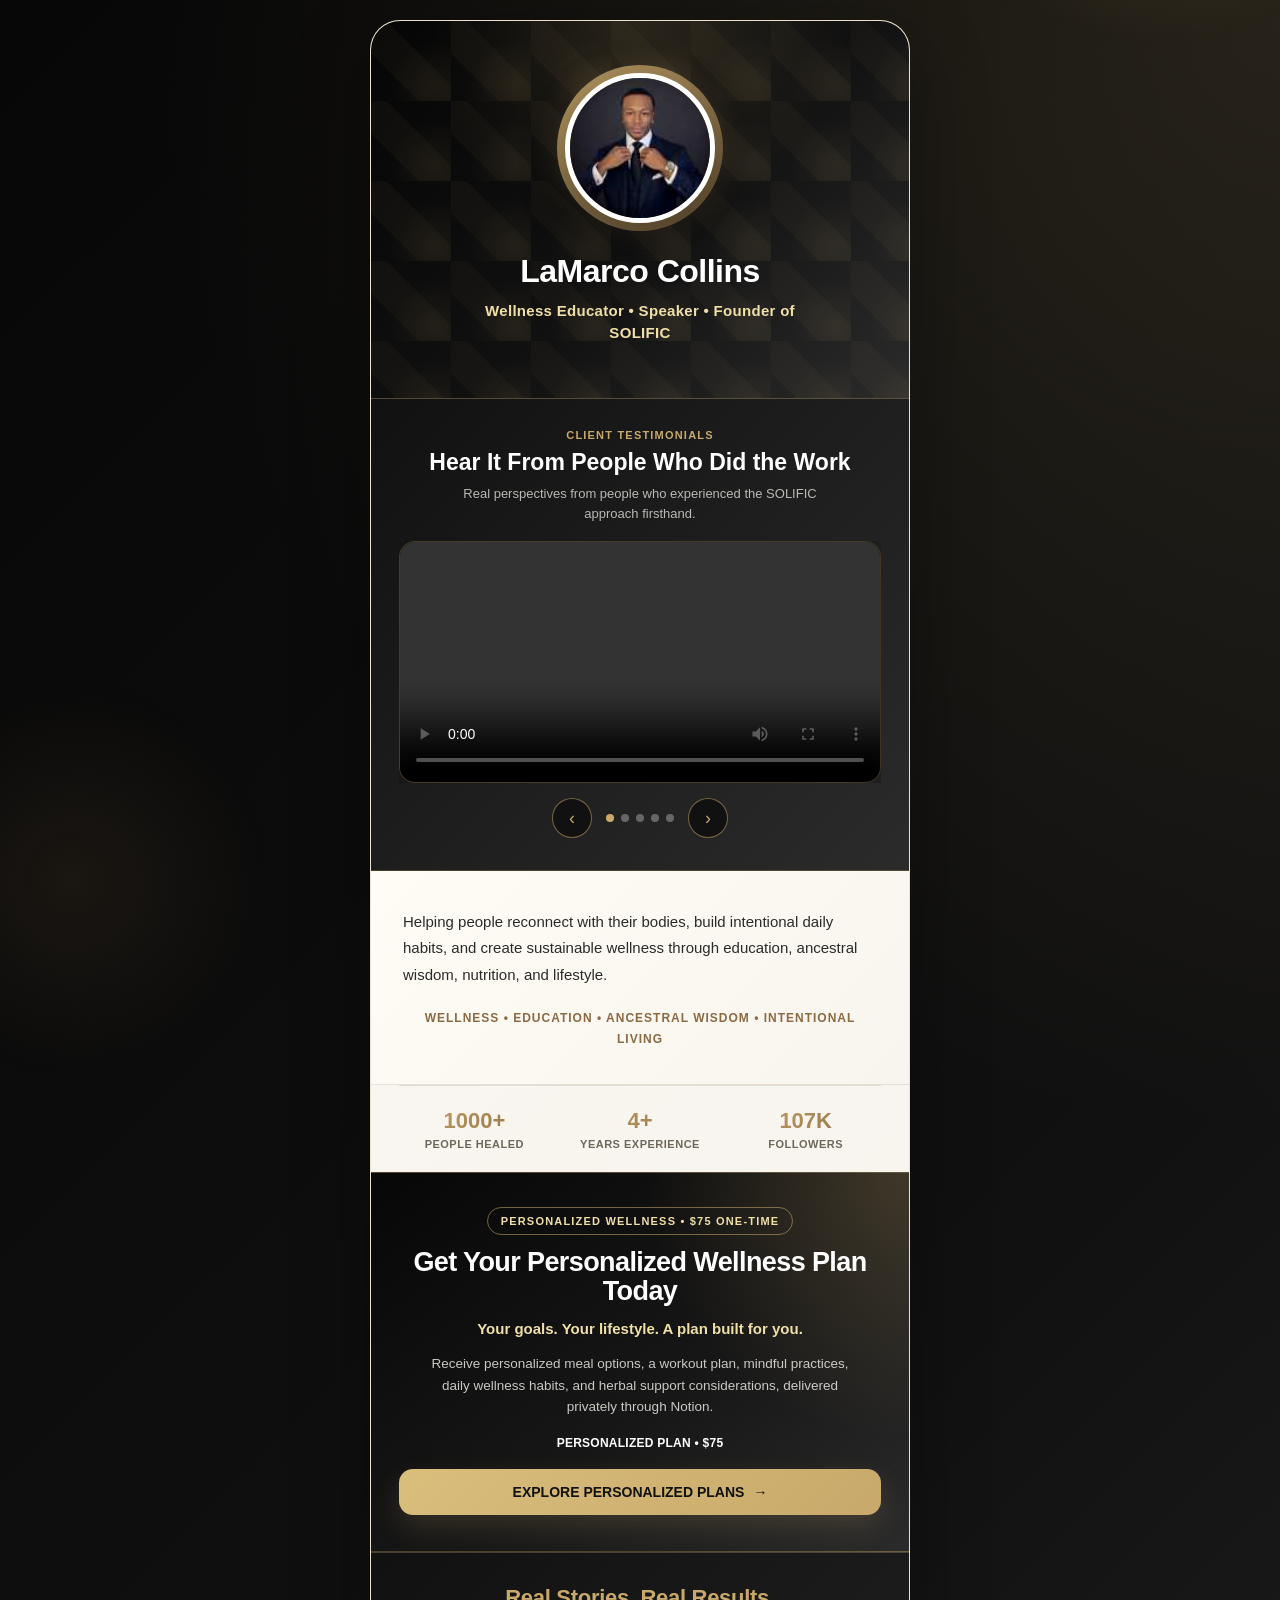
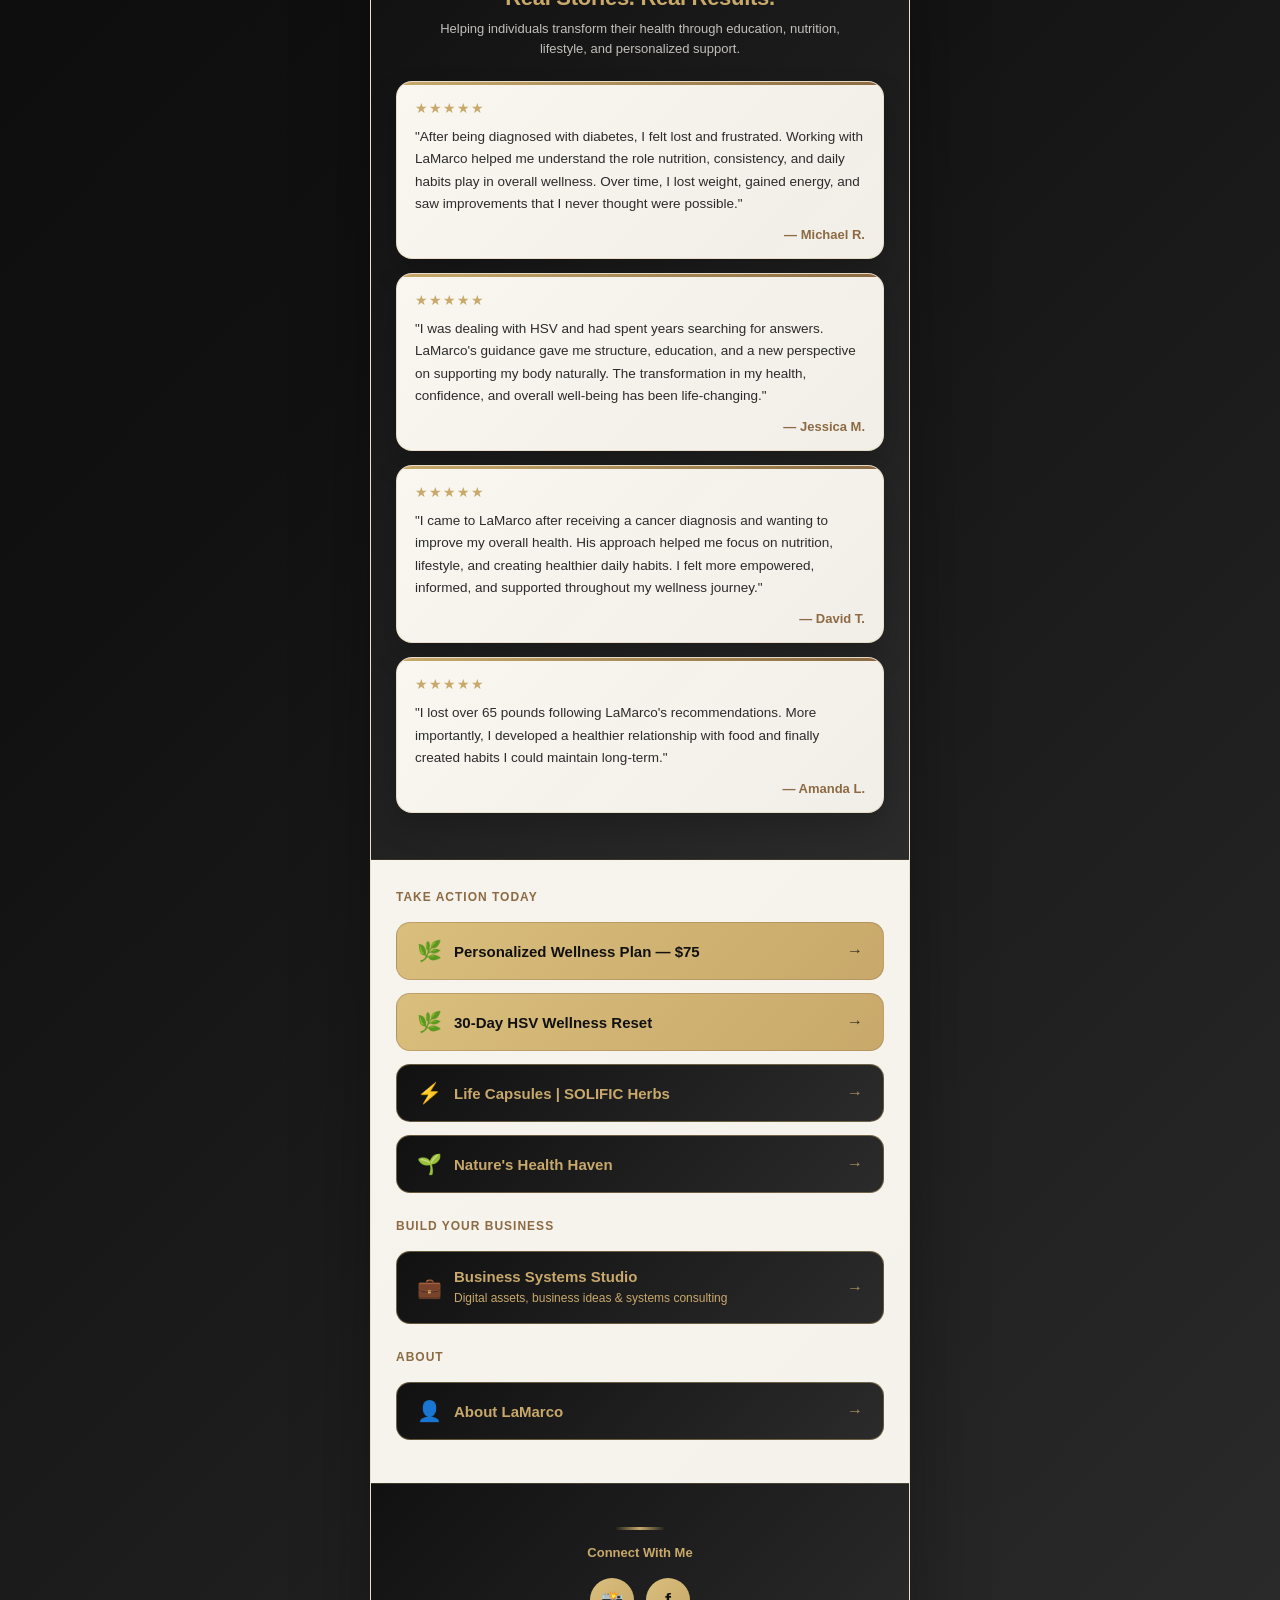
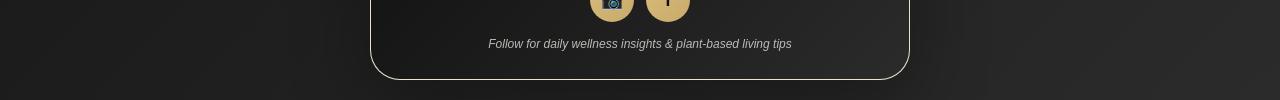
<file: index.html>
<!DOCTYPE html>
<html lang="en">
<head>
    <meta charset="UTF-8">
    <meta name="viewport" content="width=device-width, initial-scale=1.0">
    <title>LaMarco Collins | Wellness Educator, Speaker & Founder of SOLIFIC</title>
    <link rel="stylesheet" href="https://cdnjs.cloudflare.com/ajax/libs/font-awesome/6.4.0/css/all.min.css">
    <style>
        * { margin: 0; padding: 0; box-sizing: border-box; }
        :root { --lux-black: #111111; --charcoal: #2B2B2B; --gold: #C8A96B; --bronze: #8C6A43; --ivory: #F8F5EF; --soft-ivory: #FFFCF6; --muted: #6E675B; --line: rgba(140, 106, 67, 0.18); }
        html { scroll-behavior: smooth; }
        body { font-family: 'Segoe UI', -apple-system, BlinkMacSystemFont, sans-serif; background: radial-gradient(circle at top right, rgba(200,169,107,0.14), transparent 32%), linear-gradient(135deg, #070707 0%, #111111 50%, #2B2B2B 100%); min-height: 100vh; display: flex; align-items: center; justify-content: center; padding: 20px; position: relative; overflow-x: hidden; }
        body::before { content: ''; position: fixed; top: -50%; right: -10%; width: 500px; height: 500px; background: radial-gradient(circle, rgba(200,169,107,0.14) 0%, transparent 70%); border-radius: 50%; animation: float 20s infinite ease-in-out; z-index: 0; }
        body::after { content: ''; position: fixed; bottom: -20%; left: -10%; width: 400px; height: 400px; background: radial-gradient(circle, rgba(140,106,67,0.12) 0%, transparent 70%); border-radius: 50%; animation: float 25s infinite ease-in-out reverse; z-index: 0; }
        @keyframes float { 0%, 100% { transform: translateY(0px) translateX(0px); } 50% { transform: translateY(-50px) translateX(30px); } }
        .container { max-width: 540px; width: 100%; position: relative; z-index: 1; }
        .card { background: linear-gradient(135deg, rgba(255,252,246,0.98) 0%, rgba(248,245,239,0.99) 100%); border-radius: 30px; box-shadow: 0 25px 80px rgba(0,0,0,0.32), 0 0 1px rgba(255,255,255,0.65) inset; overflow: hidden; backdrop-filter: blur(10px); border: 1px solid rgba(200,169,107,0.25); animation: slideUp 0.6s ease-out forwards; }
        .header { background: radial-gradient(circle at top, rgba(200,169,107,0.16), transparent 45%), linear-gradient(135deg, #050505 0%, #111111 55%, #2B2B2B 100%); padding: 52px 30px 42px; text-align: center; color: white; position: relative; overflow: hidden; }
        .header::before { content: ''; position: absolute; inset: 0; background-image: linear-gradient(45deg, transparent 30%, rgba(200,169,107,0.04) 30%, rgba(200,169,107,0.04) 60%, transparent 60%), radial-gradient(circle at 80% 80%, rgba(200,169,107,0.08) 0%, transparent 50%); background-size: 80px 80px; z-index: 0; }
        .profile-wrapper { position: relative; display: inline-block; margin-bottom: 26px; z-index: 2; }
        .profile-wrapper::after { content: ''; position: absolute; inset: -8px; border-radius: 50%; background: linear-gradient(135deg, rgba(200,169,107,0.95), rgba(140,106,67,0.65)); z-index: 1; opacity: 0.92; }
        .profile-image { width: 150px; height: 150px; border-radius: 50%; border: 5px solid #fff; object-fit: cover; object-position: center top; box-shadow: 0 18px 45px rgba(0,0,0,0.36), 0 0 35px rgba(200,169,107,0.24); animation: pulse 3s infinite ease-in-out; position: relative; z-index: 2; display: block; }
        @keyframes pulse { 0%,100% { transform: scale(1); } 50% { transform: scale(1.02); } }
        .name { font-size: 32px; font-weight: 800; margin-bottom: 10px; letter-spacing: -0.5px; z-index: 2; position: relative; }
        .title { font-size: 15px; color: #F1DFA8; margin: 0 auto 12px; font-weight: 650; line-height: 1.45; letter-spacing: 0.3px; max-width: 330px; z-index: 2; position: relative; }
        .video-testimonial { padding: 30px 28px 32px; background: linear-gradient(135deg, #111111 0%, #2B2B2B 100%); text-align: center; border-top: 1px solid rgba(200,169,107,0.3); border-bottom: 1px solid rgba(200,169,107,0.3); }
        .video-testimonial .eyebrow { color: var(--gold); font-size: 11px; font-weight: 850; letter-spacing: 1.2px; text-transform: uppercase; margin-bottom: 8px; }
        .video-testimonial h2 { color: #fff; font-size: 23px; line-height: 1.15; margin-bottom: 9px; }
        .video-testimonial p { color: rgba(248,245,239,.72); font-size: 13px; line-height: 1.55; margin: 0 auto 17px; max-width: 410px; }
        .testimonial-carousel { position: relative; overflow: hidden; }
        .testimonial-track { display: flex; transition: transform .4s ease; }
        .testimonial-slide { min-width: 100%; }
        .video-testimonial video { display: block; width: 100%; max-height: 560px; background: #000; border-radius: 16px; border: 1px solid rgba(200,169,107,.35); box-shadow: 0 16px 38px rgba(0,0,0,.28); }
        .carousel-controls { display:flex; align-items:center; justify-content:center; gap:14px; margin-top:15px; }
        .carousel-btn { width:40px; height:40px; border-radius:50%; border:1px solid rgba(200,169,107,.55); background:#111; color:var(--gold); cursor:pointer; font-size:18px; }
        .carousel-dots { display:flex; gap:7px; }
        .carousel-dot { width:8px; height:8px; border-radius:50%; border:0; padding:0; background:rgba(248,245,239,.32); cursor:pointer; }
        .carousel-dot.active { background:var(--gold); }
        .bio { padding: 38px 32px 34px; background: linear-gradient(135deg, var(--soft-ivory) 0%, var(--ivory) 100%); text-align: left; font-size: 15px; line-height: 1.75; color: var(--charcoal); border-bottom: 1px solid var(--line); position: relative; }
        .bio p { margin-bottom: 16px; } .bio p:last-child { margin-bottom: 0; }
        .highlights { display: flex; justify-content: space-around; padding: 22px 0; border-top: 1px solid var(--line); margin: 0 28px; gap: 15px; }
        .highlight-item { text-align: center; flex: 1; }
        .highlight-number { font-size: 22px; font-weight: 800; background: linear-gradient(135deg, var(--gold), var(--bronze)); -webkit-background-clip: text; -webkit-text-fill-color: transparent; background-clip: text; }
        .highlight-label { font-size: 11px; color: var(--muted); margin-top: 4px; text-transform: uppercase; letter-spacing: 0.5px; font-weight: 650; }
        .workshop-promo { margin: 0; padding: 34px 28px 36px; text-align: center; color: #fff; background: radial-gradient(circle at top right, rgba(200,169,107,.24), transparent 40%), linear-gradient(145deg,#070707 0%,#171717 58%,#2B2B2B 100%); border-top: 1px solid rgba(200,169,107,.35); border-bottom: 1px solid rgba(200,169,107,.35); }
        .workshop-kicker { display:inline-block; margin-bottom:13px; padding:7px 13px; border:1px solid rgba(200,169,107,.55); border-radius:999px; color:#F1DFA8; font-size:11px; font-weight:850; letter-spacing:1.2px; text-transform:uppercase; }
        .workshop-promo h2 { font-size:27px; line-height:1.08; margin-bottom:12px; letter-spacing:-.6px; }
        .workshop-hook { color:#F1DFA8; font-size:15px; font-weight:750; line-height:1.45; margin:0 auto 13px; max-width:430px; }
        .workshop-copy { color:rgba(248,245,239,.8); font-size:13.5px; line-height:1.6; margin:0 auto 18px; max-width:440px; }
        .workshop-meta { color:#fff; font-size:12px; font-weight:800; letter-spacing:.25px; margin-bottom:19px; }
        .workshop-cta { display:flex; align-items:center; justify-content:center; gap:9px; width:100%; padding:15px 18px; border-radius:14px; background:linear-gradient(135deg,#D9BE7C 0%,var(--gold) 100%); color:#111; text-decoration:none; font-size:14px; font-weight:900; box-shadow:0 12px 28px rgba(200,169,107,.18); transition:.25s ease; }
        .workshop-cta:hover { transform:translateY(-3px); box-shadow:0 16px 35px rgba(200,169,107,.28); }
        .success-section { padding: 32px 25px; background: linear-gradient(135deg, #111111 0%, #2B2B2B 100%); border-top: 1px solid rgba(200,169,107,0.22); border-bottom: 1px solid rgba(200,169,107,0.22); }
        .success-heading { text-align: center; margin-bottom: 22px; }
        .success-heading h2 { color: var(--gold); font-size: 22px; font-weight: 850; letter-spacing: -0.3px; margin-bottom: 8px; }
        .success-heading p { color: rgba(248,245,239,0.76); font-size: 13px; line-height: 1.55; max-width: 420px; margin: 0 auto; }
        .testimonial-card { background: linear-gradient(135deg, rgba(255,252,246,0.98) 0%, rgba(248,245,239,0.97) 100%); border: 1px solid rgba(200,169,107,0.30); border-radius: 16px; padding: 18px 18px 16px; margin-bottom: 14px; box-shadow: 0 14px 30px rgba(0,0,0,0.18); position: relative; overflow: hidden; }
        .testimonial-card::before { content: ''; position: absolute; top: 0; left: 0; right: 0; height: 3px; background: linear-gradient(90deg, var(--gold), var(--bronze)); }
        .stars { color: var(--gold); font-size: 14px; letter-spacing: 1px; margin-bottom: 10px; }
        .testimonial-card p { color: var(--charcoal); font-size: 13.5px; line-height: 1.65; margin-bottom: 12px; }
        .testimonial-name { color: var(--bronze); font-size: 13px; font-weight: 800; text-align: right; }
        .links-section { padding: 30px 25px; }
        .section-title { font-size: 12px; color: var(--bronze); text-transform: uppercase; letter-spacing: 1px; margin-bottom: 18px; font-weight: 800; }
        .link-button { display: flex; align-items: center; width: 100%; padding: 16px 20px; margin-bottom: 13px; background: linear-gradient(135deg, #D9BE7C 0%, var(--gold) 100%); color: #111111; text-decoration: none; border-radius: 14px; font-weight: 800; text-align: left; transition: all 0.3s cubic-bezier(0.4,0,0.2,1); font-size: 15px; border: 1px solid rgba(140,106,67,0.35); cursor: pointer; position: relative; overflow: hidden; }
        .link-button.secondary { background: linear-gradient(135deg, #111111 0%, #2B2B2B 100%); color: var(--gold); border: 1px solid rgba(200,169,107,0.45); }
        .link-icon { font-size: 20px; margin-right: 12px; } .link-text { flex:1; } .link-arrow { font-size:16px; margin-left:auto; opacity:.8; }
        .footer { background: linear-gradient(135deg, #111111 0%, #2B2B2B 100%); padding: 28px 25px; text-align: center; border-top: 1px solid rgba(200,169,107,0.22); }
        .footer-text { font-size: 13px; color: var(--gold); margin-bottom: 18px; font-weight: 650; }
        .social-links { display:flex; justify-content:center; gap:12px; margin-bottom:15px; }
        .social-link { width:44px; height:44px; border-radius:50%; background:linear-gradient(135deg,#D9BE7C,var(--gold)); color:#111; display:flex; align-items:center; justify-content:center; text-decoration:none; font-size:18px; font-weight:800; }
        .divider { width:50px; height:3px; background:linear-gradient(90deg,transparent,var(--gold),transparent); margin:15px auto; border-radius:2px; }
        .cta-text { font-size:12px; color:rgba(248,245,239,.72); margin-top:12px; font-style:italic; }
        @media (max-width:480px) { body{padding:14px;align-items:flex-start}.card{border-radius:22px}.header{padding:40px 20px 32px}.name{font-size:27px}.title{font-size:14px;max-width:280px}.bio{padding:30px 22px 28px;font-size:14px;line-height:1.72}.workshop-promo{padding:30px 20px 32px}.workshop-promo h2{font-size:24px}.success-section{padding:30px 18px}.success-heading h2{font-size:20px}.testimonial-card{padding:17px 16px 15px}.link-button{padding:14px 16px;font-size:14px}.profile-image{width:124px;height:124px}.highlights{margin:0 18px;gap:10px}.highlight-number{font-size:19px}.highlight-label{font-size:10px} }
        @keyframes slideUp { from { opacity: 0; transform: translateY(20px); } to { opacity: 1; transform: translateY(0); } }
    </style>
</head>
<body>
    <div class="container"><div class="card">
        <div class="header"><div class="profile-wrapper"><img src="profile.jpg" alt="LaMarco Collins" class="profile-image"></div><h1 class="name">LaMarco Collins</h1><p class="title">Wellness Educator • Speaker • Founder of SOLIFIC</p></div>
        <section class="video-testimonial"><div class="eyebrow">Client Testimonials</div><h2>Hear It From People Who Did the Work</h2><p>Real perspectives from people who experienced the SOLIFIC approach firsthand.</p><div class="testimonial-carousel"><div class="testimonial-track" id="testimonialTrack"><div class="testimonial-slide"><video controls playsinline preload="metadata"><source src="868f9f560a054f4a9d9491508d9b96a3.MOV" type="video/quicktime">Your browser does not support embedded video.</video></div><div class="testimonial-slide"><video controls playsinline preload="metadata"><source src="Snapinsta.app_video_8C489280DE0ED6747B363E288AB770BF_video_dashinit%202.mp4" type="video/mp4">Your browser does not support embedded video.</video></div><div class="testimonial-slide"><div style="padding:26px 18px;background:#0b0b0b;border:1px solid rgba(200,169,107,.35);border-radius:16px;text-align:left;"><div style="color:var(--gold);font-weight:850;font-size:12px;letter-spacing:1px;text-transform:uppercase;margin-bottom:10px;">Audio Testimonial</div><h3 style="color:#fff;margin:0 0 8px;font-size:20px;">A Family Wellness Story</h3><p style="color:rgba(248,245,239,.72);font-size:13px;line-height:1.55;margin:0 0 16px;">Hear a personal account of the guidance and support one family received during a difficult health journey.</p><audio controls preload="metadata" style="width:100%;"><source src="Cancer%20testimony%20.mp3" type="audio/mpeg">Your browser does not support embedded audio.</audio></div></div><div class="testimonial-slide"><div style="padding:26px 18px;background:#0b0b0b;border:1px solid rgba(200,169,107,.35);border-radius:16px;text-align:left;"><div style="color:var(--gold);font-weight:850;font-size:12px;letter-spacing:1px;text-transform:uppercase;margin-bottom:10px;">Audio Testimonial</div><h3 style="color:#fff;margin:0 0 8px;font-size:20px;">Gut Wellness Experience</h3><p style="color:rgba(248,245,239,.72);font-size:13px;line-height:1.55;margin:0 0 16px;">A personal testimonial sharing an experience with SOLIFIC wellness guidance.</p><audio controls preload="metadata" style="width:100%;"><source src="Gut%20flush%20testimony%20.mp3" type="audio/mpeg">Your browser does not support embedded audio.</audio></div></div><div class="testimonial-slide"><div style="padding:26px 18px;background:#0b0b0b;border:1px solid rgba(200,169,107,.35);border-radius:16px;text-align:left;"><div style="color:var(--gold);font-weight:850;font-size:12px;letter-spacing:1px;text-transform:uppercase;margin-bottom:10px;">Audio Testimonial</div><h3 style="color:#fff;margin:0 0 8px;font-size:20px;">Overall Wellness Experience</h3><p style="color:rgba(248,245,239,.72);font-size:13px;line-height:1.55;margin:0 0 16px;">A personal account of a wellness journey and the support received along the way.</p><audio controls preload="metadata" style="width:100%;"><source src="Overall%20health%20testimony%20.mp3" type="audio/mpeg">Your browser does not support embedded audio.</audio></div></div></div></div><div class="carousel-controls"><button class="carousel-btn" id="testimonialPrev" aria-label="Previous testimonial">‹</button><div class="carousel-dots"><button class="carousel-dot active" data-slide="0" aria-label="Show testimonial 1"></button><button class="carousel-dot" data-slide="1" aria-label="Show testimonial 2"></button><button class="carousel-dot" data-slide="2" aria-label="Show testimonial 3"></button><button class="carousel-dot" data-slide="3" aria-label="Show testimonial 4"></button><button class="carousel-dot" data-slide="4" aria-label="Show testimonial 5"></button></div><button class="carousel-btn" id="testimonialNext" aria-label="Next testimonial">›</button></div></section>
        <div class="bio"><p>Helping people reconnect with their bodies, build intentional daily habits, and create sustainable wellness through education, ancestral wisdom, nutrition, and lifestyle.</p><p style="text-align:center; margin-top:20px; font-size:12px; font-weight:800; letter-spacing:1px; color:var(--bronze); text-transform:uppercase;">Wellness • Education • Ancestral Wisdom • Intentional Living</p></div>
        <div class="highlights"><div class="highlight-item"><div class="highlight-number">1000+</div><div class="highlight-label">People Healed</div></div><div class="highlight-item"><div class="highlight-number">4+</div><div class="highlight-label">Years Experience</div></div><div class="highlight-item"><div class="highlight-number">107K</div><div class="highlight-label">Followers</div></div></div>
        <section class="workshop-promo"><div class="workshop-kicker">Personalized Wellness • $75 One-Time</div><h2>Get Your Personalized Wellness Plan Today</h2><p class="workshop-hook">Your goals. Your lifestyle. A plan built for you.</p><p class="workshop-copy">Receive personalized meal options, a workout plan, mindful practices, daily wellness habits, and herbal support considerations, delivered privately through Notion.</p><div class="workshop-meta">PERSONALIZED PLAN • $75</div><a class="workshop-cta" href="https://solific-vitality-flow.lovable.app/offers/personalized-wellness-plan">EXPLORE PERSONALIZED PLANS <span>→</span></a></section>
        <div class="success-section"><div class="success-heading"><h2>Real Stories. Real Results.</h2><p>Helping individuals transform their health through education, nutrition, lifestyle, and personalized support.</p></div><div class="testimonial-card"><div class="stars">★★★★★</div><p>"After being diagnosed with diabetes, I felt lost and frustrated. Working with LaMarco helped me understand the role nutrition, consistency, and daily habits play in overall wellness. Over time, I lost weight, gained energy, and saw improvements that I never thought were possible."</p><div class="testimonial-name">— Michael R.</div></div><div class="testimonial-card"><div class="stars">★★★★★</div><p>"I was dealing with HSV and had spent years searching for answers. LaMarco's guidance gave me structure, education, and a new perspective on supporting my body naturally. The transformation in my health, confidence, and overall well-being has been life-changing."</p><div class="testimonial-name">— Jessica M.</div></div><div class="testimonial-card"><div class="stars">★★★★★</div><p>"I came to LaMarco after receiving a cancer diagnosis and wanting to improve my overall health. His approach helped me focus on nutrition, lifestyle, and creating healthier daily habits. I felt more empowered, informed, and supported throughout my wellness journey."</p><div class="testimonial-name">— David T.</div></div><div class="testimonial-card"><div class="stars">★★★★★</div><p>"I lost over 65 pounds following LaMarco's recommendations. More importantly, I developed a healthier relationship with food and finally created habits I could maintain long-term."</p><div class="testimonial-name">— Amanda L.</div></div></div>
        <div class="links-section"><div class="section-title">Take Action Today</div><a href="https://solific-vitality-flow.lovable.app/offers/personalized-wellness-plan" class="link-button"><span class="link-icon">🌿</span><span class="link-text">Personalized Wellness Plan — $75</span><span class="link-arrow">→</span></a><a href="https://solific-vitality-flow.lovable.app/offers/hsv-wellness-reset" class="link-button"><span class="link-icon">🌿</span><span class="link-text">30-Day HSV Wellness Reset</span><span class="link-arrow">→</span></a><a href="https://solific-vitality-flow.lovable.app/products" class="link-button secondary"><span class="link-icon">⚡</span><span class="link-text">Life Capsules | SOLIFIC Herbs</span><span class="link-arrow">→</span></a><a href="https://natureshealthhaven.com/?ref=site" class="link-button secondary"><span class="link-icon">🌱</span><span class="link-text">Nature's Health Haven</span><span class="link-arrow">→</span></a><div class="section-title" style="margin-top:26px;">Build Your Business</div><a href="https://lamarco99.github.io/lamarco-bio/bss/" class="link-button secondary"><span class="link-icon" aria-hidden="true">💼</span><span class="link-text">Business Systems Studio<span style="display:block;font-size:12px;font-weight:500;line-height:1.5;margin-top:4px;">Digital assets, business ideas &amp; systems consulting</span></span><span class="link-arrow" aria-hidden="true">→</span></a><div class="section-title" style="margin-top:26px;">About</div><a href="https://solific-vitality-flow.lovable.app/lamarco" class="link-button secondary"><span class="link-icon">👤</span><span class="link-text">About LaMarco</span><span class="link-arrow">→</span></a></div>
        <div class="footer"><div class="divider"></div><div class="footer-text">Connect With Me</div><div class="social-links"><a href="https://instagram.com/_iamlamarco" class="social-link" title="Instagram">📸</a><a href="https://www.facebook.com/lamarco.collins" class="social-link" title="Facebook">f</a></div><p class="cta-text">Follow for daily wellness insights &amp; plant-based living tips</p></div>
    </div></div>
<script>
(function(){const track=document.getElementById('testimonialTrack');if(!track)return;const dots=[...document.querySelectorAll('.carousel-dot')];const slides=[...track.querySelectorAll('.testimonial-slide')];let current=0;function show(i){slides[current].querySelector('video, audio')?.pause();current=(i+slides.length)%slides.length;track.style.transform='translateX(-'+(current*100)+'%)';dots.forEach((d,n)=>d.classList.toggle('active',n===current));}document.getElementById('testimonialPrev').addEventListener('click',()=>show(current-1));document.getElementById('testimonialNext').addEventListener('click',()=>show(current+1));dots.forEach(d=>d.addEventListener('click',()=>show(Number(d.dataset.slide))));})();
</script>
</body>
</html>
</file>
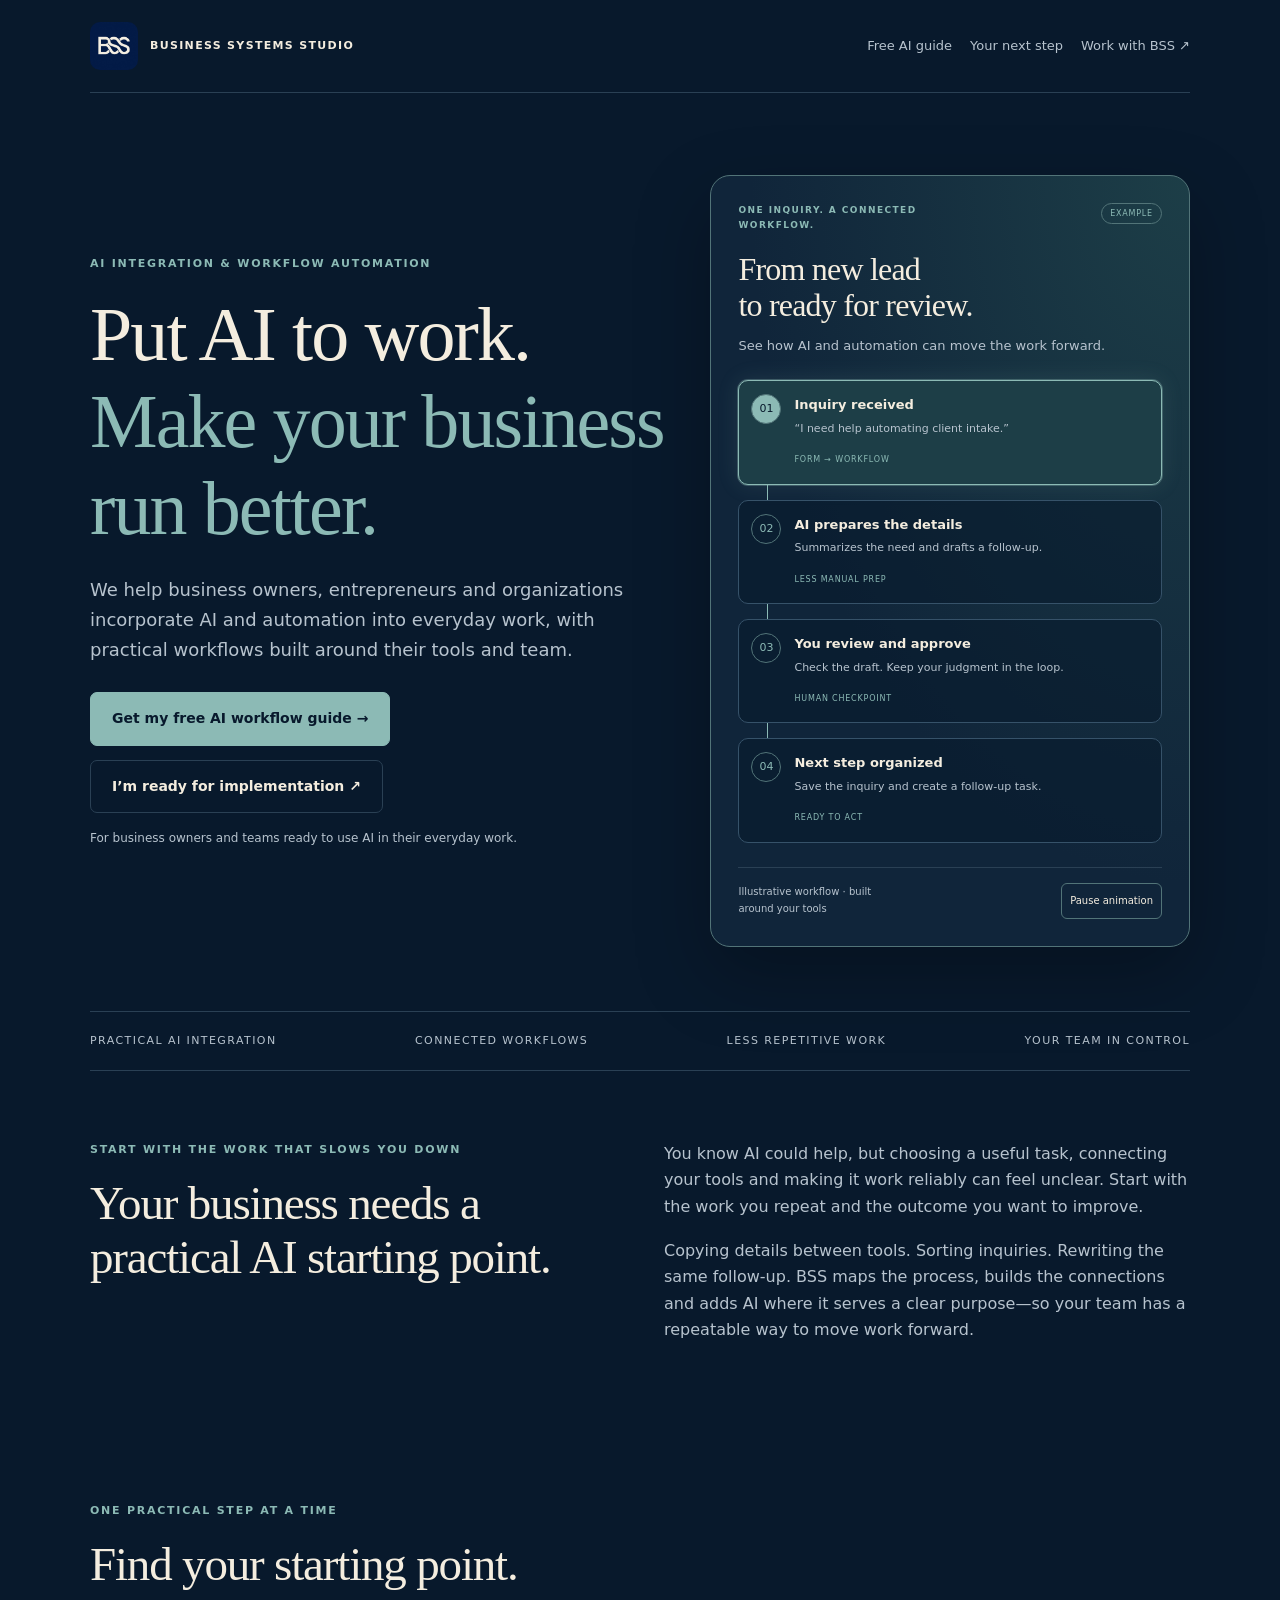
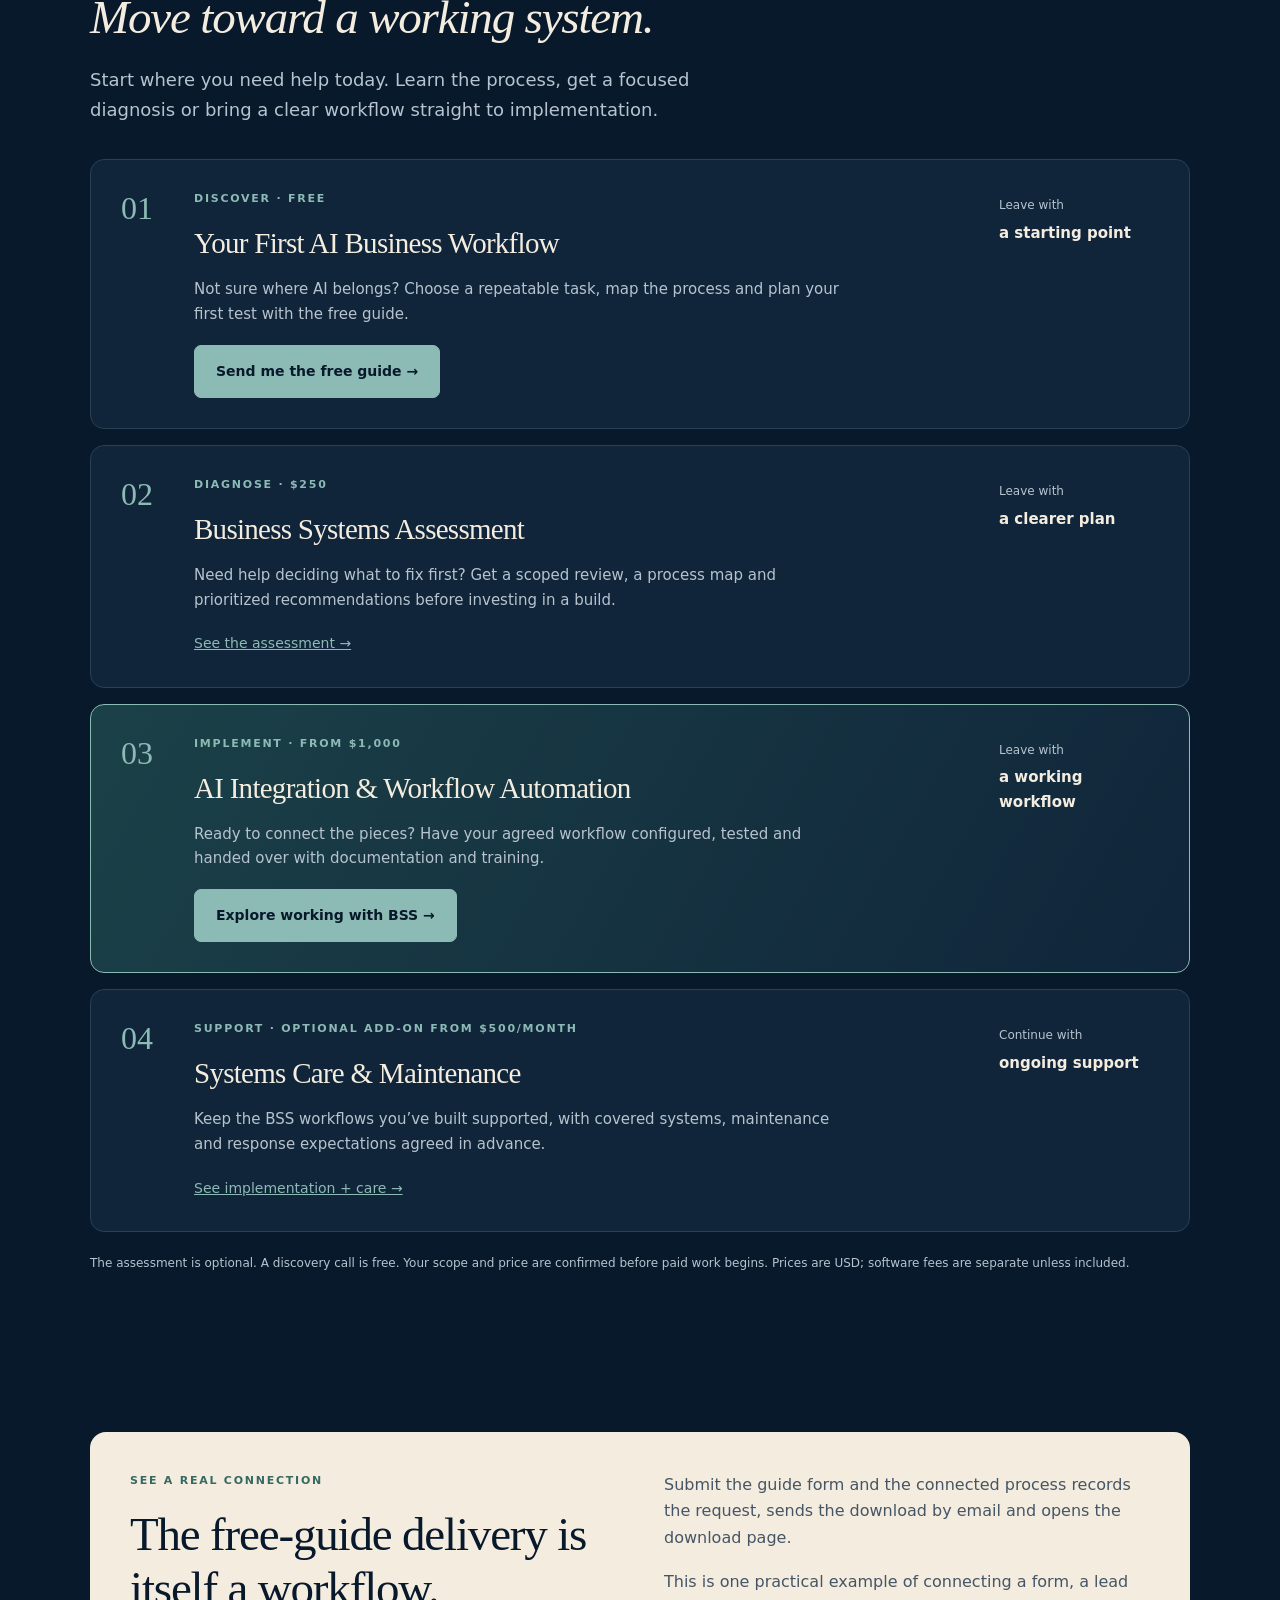
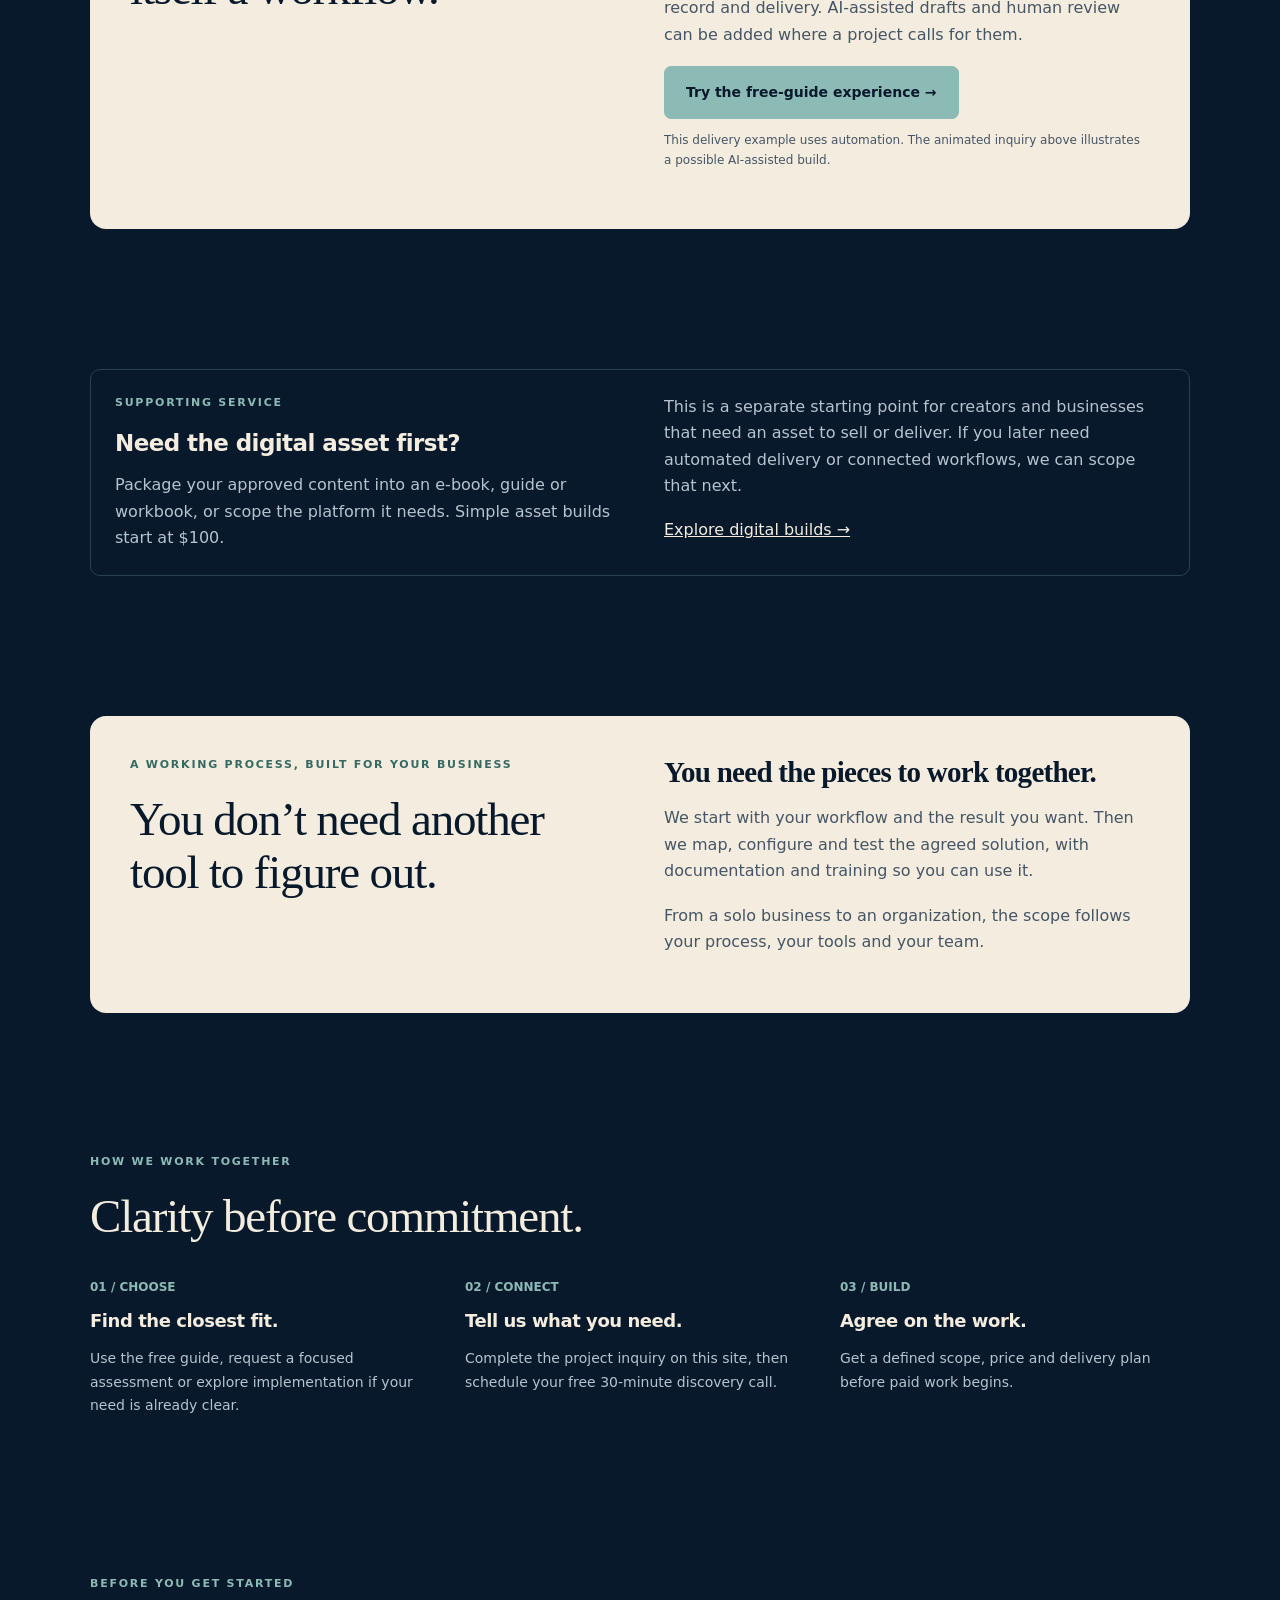
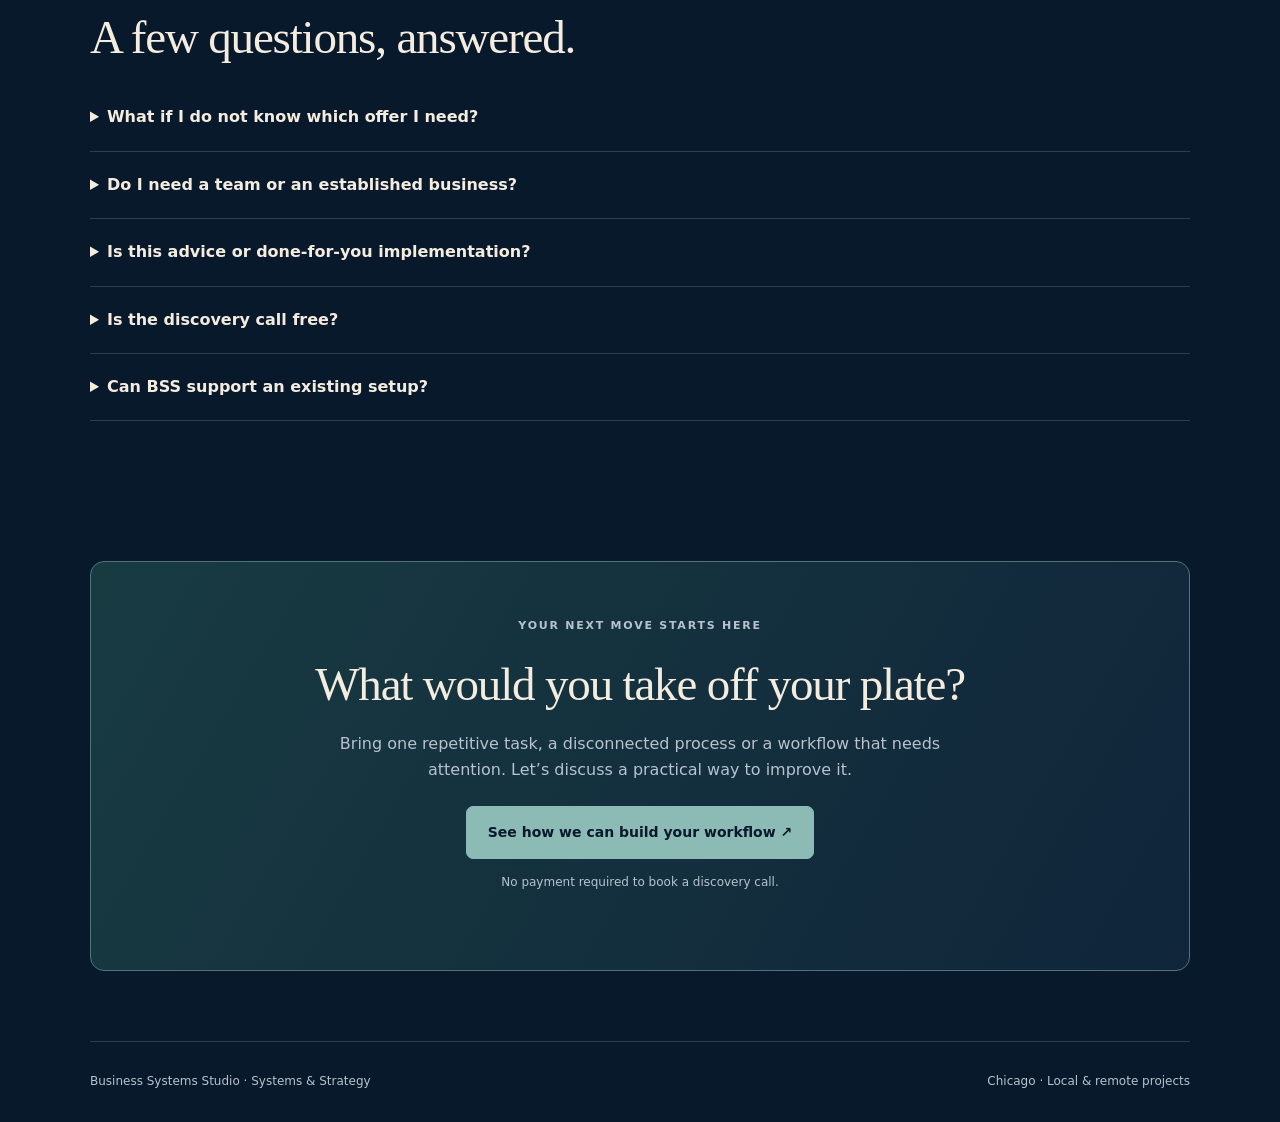
<file: bss/index.html>
<!doctype html><html lang="en"><head><meta charset="utf-8"><meta name="viewport" content="width=device-width,initial-scale=1"><title>AI Integration &amp; Workflow Automation | Business Systems Studio</title><meta name="description" content="AI integration and workflow automation for business owners and organizations. Explore implementation, a $250 audit and supporting digital builds."><meta name="theme-color" content="#08192c"><meta property="og:title" content="AI Integration &amp; Workflow Automation | Business Systems Studio"><meta property="og:description" content="AI integration and workflow automation for business owners and organizations. Explore implementation, a $250 audit and supporting digital builds."><meta property="og:type" content="website"><meta property="og:image" content="https://lamarco99.github.io/lamarco-bio/bss/assets/bss-logo.jpg"><link rel="stylesheet" href="studio.css?v=20261016c"></head><body><a class="skip" href="#main">Skip to content</a><div class="wrap"><header class="top"><a class="brand" href="./"><img src="assets/bss-logo.jpg" alt="BSS" width="48" height="48"><span>Business Systems Studio</span></a><nav aria-label="Main navigation"><a href="free-guide.html">Free AI guide</a><a href="./#offers">Your next step</a><a href="business-systems.html">Work with BSS ↗</a></nav></header><main id="main"><section class="hero"><div><p class="eyebrow">AI integration &amp; workflow automation</p><h1>Put AI to work.<br><em>Make your business run better.</em></h1><p class="intro">We help business owners, entrepreneurs and organizations incorporate AI and automation into everyday work, with practical workflows built around their tools and team.</p><div class="actions"><a class="btn" href="free-guide.html">Get my free AI workflow guide →</a><a class="btn secondary" href="business-systems.html">I’m ready for implementation ↗</a></div><p class="small">For business owners and teams ready to use AI in their everyday work.</p></div><aside class="workflow-demo" aria-label="Example inquiry workflow"><div class="demo-top"><span class="eyebrow">One inquiry. A connected workflow.</span><span class="demo-badge">EXAMPLE</span></div><h3>From new lead<br>to ready for review.</h3><p class="demo-intro">See how AI and automation can move the work forward.</p><ol class="demo-track"><li style="--step:0"><span class="node">01</span><div><strong>Inquiry received</strong><p>“I need help automating client intake.”</p><span class="tag">FORM → WORKFLOW</span></div></li><li style="--step:1"><span class="node">02</span><div><strong>AI prepares the details</strong><p>Summarizes the need and drafts a follow-up.</p><span class="tag">LESS MANUAL PREP</span></div></li><li style="--step:2"><span class="node">03</span><div><strong>You review and approve</strong><p>Check the draft. Keep your judgment in the loop.</p><span class="tag">HUMAN CHECKPOINT</span></div></li><li style="--step:3"><span class="node">04</span><div><strong>Next step organized</strong><p>Save the inquiry and create a follow-up task.</p><span class="tag">READY TO ACT</span></div></li></ol><div class="demo-bottom"><span>Illustrative workflow · built around your tools</span><button type="button" id="motion-toggle" aria-pressed="false">Pause animation</button></div></aside></section><div class="ribbon"><span>Practical AI integration</span><span>Connected workflows</span><span>Less repetitive work</span><span>Your team in control</span></div>
<section class="block split"><div><p class="eyebrow">Start with the work that slows you down</p><h2>Your business needs a practical AI starting point.</h2></div><div><p class="muted">You know AI could help, but choosing a useful task, connecting your tools and making it work reliably can feel unclear. Start with the work you repeat and the outcome you want to improve.</p><p class="muted">Copying details between tools. Sorting inquiries. Rewriting the same follow-up. BSS maps the process, builds the connections and adds AI where it serves a clear purpose—so your team has a repeatable way to move work forward.</p></div></section>
<section class="block" id="offers"><p class="eyebrow">One practical step at a time</p><h2>Find your starting point.<br><em>Move toward a working system.</em></h2><p class="intro">Start where you need help today. Learn the process, get a focused diagnosis or bring a clear workflow straight to implementation.</p><div class="journey">
<article class="journey-row"><span class="journey-number">01</span><div><p class="eyebrow">Discover · Free</p><h3>Your First AI Business Workflow</h3><p>Not sure where AI belongs? Choose a repeatable task, map the process and plan your first test with the free guide.</p><a class="btn" href="free-guide.html">Send me the free guide →</a></div><span class="journey-outcome">Leave with<br><strong>a starting point</strong></span></article>
<article class="journey-row"><span class="journey-number">02</span><div><p class="eyebrow">Diagnose · $250</p><h3>Business Systems Assessment</h3><p>Need help deciding what to fix first? Get a scoped review, a process map and prioritized recommendations before investing in a build.</p><a class="link" href="assessment.html">See the assessment →</a></div><span class="journey-outcome">Leave with<br><strong>a clearer plan</strong></span></article>
<article class="journey-row featured"><span class="journey-number">03</span><div><p class="eyebrow">Implement · From $1,000</p><h3>AI Integration &amp; Workflow Automation</h3><p>Ready to connect the pieces? Have your agreed workflow configured, tested and handed over with documentation and training.</p><a class="btn" href="business-systems.html">Explore working with BSS →</a></div><span class="journey-outcome">Leave with<br><strong>a working workflow</strong></span></article>
<article class="journey-row"><span class="journey-number">04</span><div><p class="eyebrow">Support · Optional add-on from $500/month</p><h3>Systems Care &amp; Maintenance</h3><p>Keep the BSS workflows you’ve built supported, with covered systems, maintenance and response expectations agreed in advance.</p><a class="link" href="business-systems.html#system-care">See implementation + care →</a></div><span class="journey-outcome">Continue with<br><strong>ongoing support</strong></span></article></div><p class="small">The assessment is optional. A discovery call is free. Your scope and price are confirmed before paid work begins. Prices are USD; software fees are separate unless included.</p></section>
<section class="block"><div class="light split"><div><p class="eyebrow">See a real connection</p><h2>The free-guide delivery is itself a workflow.</h2></div><div><p>Submit the guide form and the connected process records the request, sends the download by email and opens the download page.</p><p>This is one practical example of connecting a form, a lead record and delivery. AI-assisted drafts and human review can be added where a project calls for them.</p><a class="btn" href="free-guide.html">Try the free-guide experience →</a><p class="small" style="margin-top:12px">This delivery example uses automation. The animated inquiry above illustrates a possible AI-assisted build.</p></div></div></section>
<section class="block"><div class="note split"><div><p class="eyebrow">Supporting service</p><h3>Need the digital asset first?</h3><p class="muted">Package your approved content into an e-book, guide or workbook, or scope the platform it needs. Simple asset builds start at $100.</p></div><div><p class="muted">This is a separate starting point for creators and businesses that need an asset to sell or deliver. If you later need automated delivery or connected workflows, we can scope that next.</p><a href="digital-build.html">Explore digital builds →</a></div></div></section><section class="block"><div class="light split"><div><p class="eyebrow">A working process, built for your business</p><h2>You don’t need another tool to figure out.</h2></div><div><h3>You need the pieces to work together.</h3><p>We start with your workflow and the result you want. Then we map, configure and test the agreed solution, with documentation and training so you can use it.</p><p>From a solo business to an organization, the scope follows your process, your tools and your team.</p></div></div></section>
<section class="block"><p class="eyebrow">How we work together</p><h2>Clarity before commitment.</h2><div class="steps"><div><b>01 / CHOOSE</b><h3>Find the closest fit.</h3><p>Use the free guide, request a focused assessment or explore implementation if your need is already clear.</p></div><div><b>02 / CONNECT</b><h3>Tell us what you need.</h3><p>Complete the project inquiry on this site, then schedule your free 30-minute discovery call.</p></div><div><b>03 / BUILD</b><h3>Agree on the work.</h3><p>Get a defined scope, price and delivery plan before paid work begins.</p></div></div></section>
<section class="block"><p class="eyebrow">Before you get started</p><h2>A few questions, answered.</h2><details><summary>What if I do not know which offer I need?</summary><p>Describe the work you repeat and the result you want. On the discovery call, we’ll identify whether a focused assessment or implementation is the right starting point.</p></details><details><summary>Do I need a team or an established business?</summary><p>You can be a solo entrepreneur, a business owner or an organization. The best starting point is a real task or process you want to improve with AI and automation.</p></details><details><summary>Is this advice or done-for-you implementation?</summary><p>AI Integration &amp; Workflow Automation delivers the scoped working setup, testing and handoff. The $250 Business Systems Assessment delivers audit findings and recommendations; implementation is separate. Digital builds deliver the agreed asset or setup.</p></details><details><summary>Is the discovery call free?</summary><p>Yes. Your 30-minute discovery call is free. It is a conversation about fit, scope and next steps. Paid deliverables and timelines are agreed separately.</p></details><details><summary>Can BSS support an existing setup?</summary><p>Yes. Compatibility, access and scope are reviewed first. For AI implementation clients, Systems Care &amp; Maintenance is an optional add-on for ongoing support; it is discussed with your implementation.</p></details></section>
<section class="block"><div class="closing"><p class="eyebrow">Your next move starts here</p><h2>What would you take off your plate?</h2><p>Bring one repetitive task, a disconnected process or a workflow that needs attention. Let’s discuss a practical way to improve it.</p><a class="btn" href="business-systems.html">See how we can build your workflow ↗</a><p class="small" style="margin-top:14px">No payment required to book a discovery call.</p></div></section></main><footer class="footer"><span>Business Systems Studio · Systems &amp; Strategy</span><span>Chicago · Local &amp; remote projects</span></footer></div><script>(function(){const demo=document.querySelector('.workflow-demo'),button=document.getElementById('motion-toggle'),steps=Array.from(demo.querySelectorAll('.demo-track li')),reduced=window.matchMedia('(prefers-reduced-motion: reduce)');let current=0,timer=null,paused=reduced.matches;function render(){steps.forEach(function(step,i){step.classList.toggle('is-active',i===current);});button.textContent=paused?'Play animation':'Pause animation';button.setAttribute('aria-pressed',String(paused));demo.classList.toggle('paused',paused);}function stop(){if(timer!==null){clearInterval(timer);timer=null;}}function start(){stop();if(!paused&&!document.hidden){timer=setInterval(function(){current=(current+1)%steps.length;render();},2400);}}button.addEventListener('click',function(){paused=!paused;render();start();});document.addEventListener('visibilitychange',start);function preferenceChanged(event){paused=event.matches;render();start();}if(reduced.addEventListener){reduced.addEventListener('change',preferenceChanged);}render();start();})();</script></body></html>
</file>
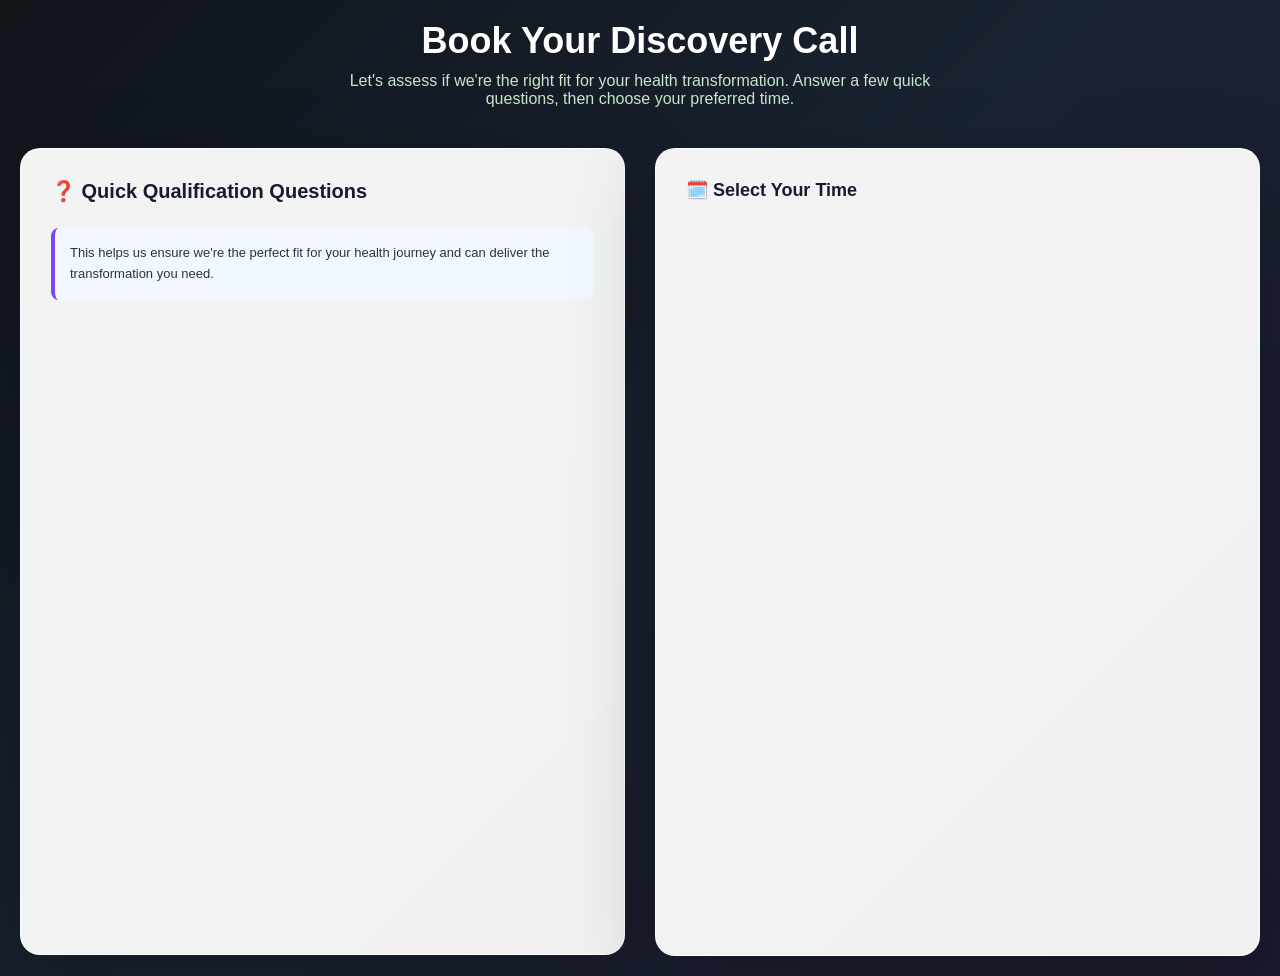
<file: discovery.html>
<!DOCTYPE html>
<html lang="en">
<head>
    <meta charset="UTF-8">
    <meta name="viewport" content="width=device-width, initial-scale=1.0">
    <title>LaMarco Collins - Discovery Call</title>
    <style>
        * {
            margin: 0;
            padding: 0;
            box-sizing: border-box;
        }

        body {
            font-family: 'Segoe UI', -apple-system, BlinkMacSystemFont, sans-serif;
            background: linear-gradient(135deg, #0f1419 0%, #1a2332 50%, #1a1a2e 100%);
            min-height: 100vh;
            padding: 20px;
        }

        .container {
            max-width: 1400px;
            margin: 0 auto;
        }

        .header {
            text-align: center;
            color: white;
            margin-bottom: 40px;
            animation: slideDown 0.6s ease-out;
        }

        .header h1 {
            font-size: 36px;
            margin-bottom: 10px;
            font-weight: 800;
        }

        .header p {
            font-size: 16px;
            color: #c8e6c9;
            max-width: 600px;
            margin: 0 auto;
        }

        .content {
            display: grid;
            grid-template-columns: 1fr 1fr;
            gap: 30px;
            align-items: start;
        }

        .form-card {
            background: linear-gradient(135deg, rgba(255, 255, 255, 0.95) 0%, rgba(245, 245, 245, 0.98) 100%);
            border-radius: 20px;
            padding: 30px;
            box-shadow: 0 25px 80px rgba(0, 0, 0, 0.25);
            border: 1px solid rgba(255, 255, 255, 0.8);
            animation: slideUp 0.6s ease-out 0.2s both;
        }

        .calendar-card {
            background: linear-gradient(135deg, rgba(255, 255, 255, 0.95) 0%, rgba(245, 245, 245, 0.98) 100%);
            border-radius: 20px;
            padding: 30px;
            box-shadow: 0 25px 80px rgba(0, 0, 0, 0.25);
            border: 1px solid rgba(255, 255, 255, 0.8);
            animation: slideUp 0.6s ease-out 0.4s both;
        }

        @keyframes slideDown {
            from {
                opacity: 0;
                transform: translateY(-20px);
            }
            to {
                opacity: 1;
                transform: translateY(0);
            }
        }

        @keyframes slideUp {
            from {
                opacity: 0;
                transform: translateY(20px);
            }
            to {
                opacity: 1;
                transform: translateY(0);
            }
        }

        .section-title {
            font-size: 20px;
            font-weight: 700;
            color: #1a1a2e;
            margin-bottom: 25px;
            display: flex;
            align-items: center;
            gap: 10px;
        }

        .calendar-title {
            font-size: 18px;
            font-weight: 700;
            color: #1a1a2e;
            margin-bottom: 20px;
            display: flex;
            align-items: center;
            gap: 10px;
        }

        .calendly-embed {
            min-height: 700px;
            border-radius: 10px;
            overflow: hidden;
        }

        .info-box {
            background: #f0f7ff;
            border-left: 4px solid #8247f5;
            padding: 15px;
            border-radius: 8px;
            margin-bottom: 20px;
            font-size: 13px;
            color: #333;
            line-height: 1.6;
        }

        .jotform-embed {
            min-height: 600px;
            border: none;
            border-radius: 10px;
            overflow: hidden;
        }

        @media (max-width: 1024px) {
            .content {
                grid-template-columns: 1fr;
            }

            .header h1 {
                font-size: 28px;
            }

            .form-card,
            .calendar-card {
                padding: 25px;
            }
        }

        @media (max-width: 768px) {
            .header h1 {
                font-size: 24px;
            }

            .form-card,
            .calendar-card {
                padding: 20px;
            }

            .calendly-embed {
                min-height: 600px;
            }
        }
    </style>
</head>
<body>
    <div class="container">
        <div class="header">
            <h1>Book Your Discovery Call</h1>
            <p>Let's assess if we're the right fit for your health transformation. Answer a few quick questions, then choose your preferred time.</p>
        </div>

        <div class="content">
            <!-- FORM SECTION -->
            <div class="form-card">
                <h2 class="section-title">❓ Quick Qualification Questions</h2>

                <div class="info-box">
                    This helps us ensure we're the perfect fit for your health journey and can deliver the transformation you need.
                </div>

                <!-- JotForm Embed -->
                <iframe
                    id="JotFormIFrame-260654424014045"
                    title="Discovery Call Qualification"
                    onload="window.parent.scrollTo(0,0)"
                    allowtransparency="true"
                    allow="geolocation; microphone; camera; fullscreen"
                    src="https://form.jotform.com/260654424014045"
                    frameborder="0"
                    style="min-width:100%;max-width:100%;height:539px;border:none;"
                    scrolling="no"
                    class="jotform-embed"
                >
                </iframe>
                <script src='https://cdn.jotfor.ms/s/umd/latest/for-form-embed-handler.js'></script>
                <script>window.jotformEmbedHandler("iframe[id='JotFormIFrame-260654424014045']", "https://form.jotform.com/")</script>
            </div>

            <!-- CALENDAR SECTION -->
            <div class="calendar-card">
                <h2 class="calendar-title">🗓️ Select Your Time</h2>

                <div class="calendly-embed">
                    <iframe src="https://calendly.com/lamarco-v-collins/consultation?embed_domain=&embed_src=&primary_color=8247f5" width="100%" height="700" frameborder="0" scrolling="no" style="border-radius: 10px;"></iframe>
                </div>
            </div>
        </div>
    </div>
</body>
</html>
</file>
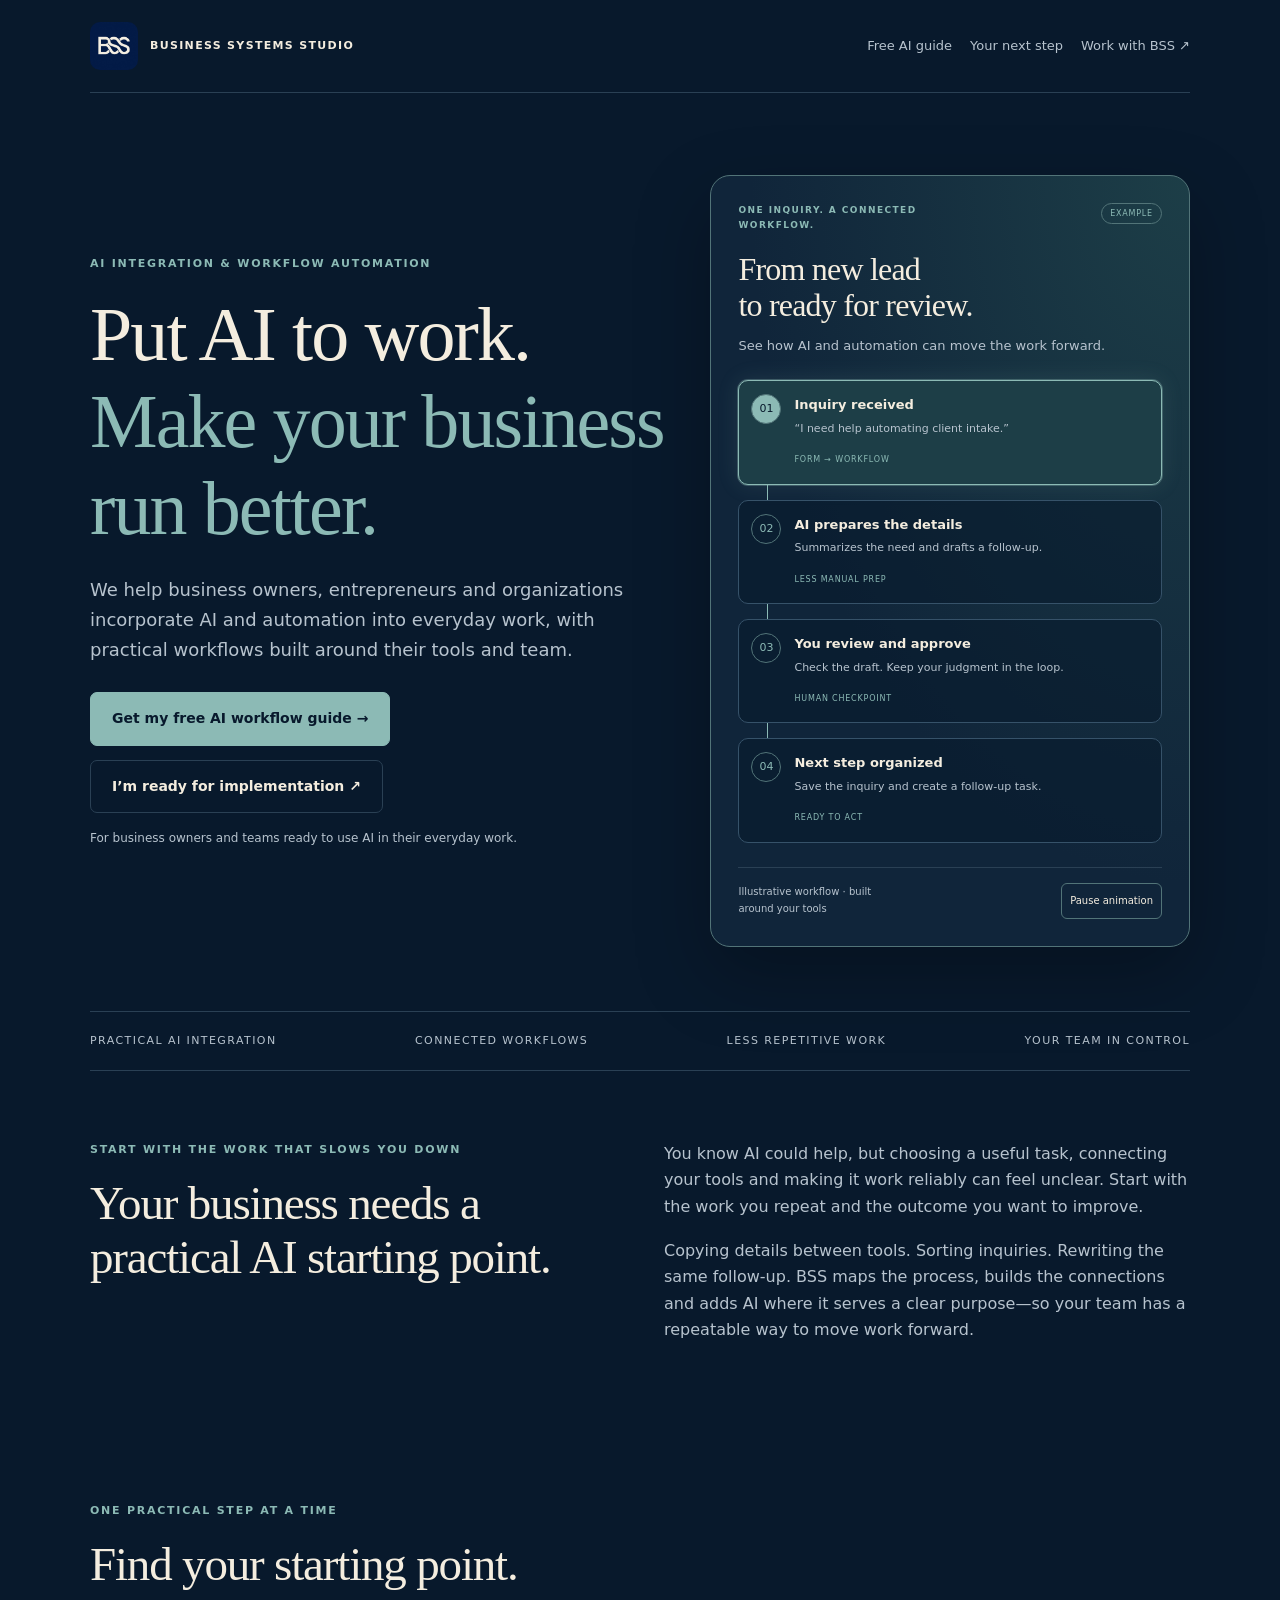
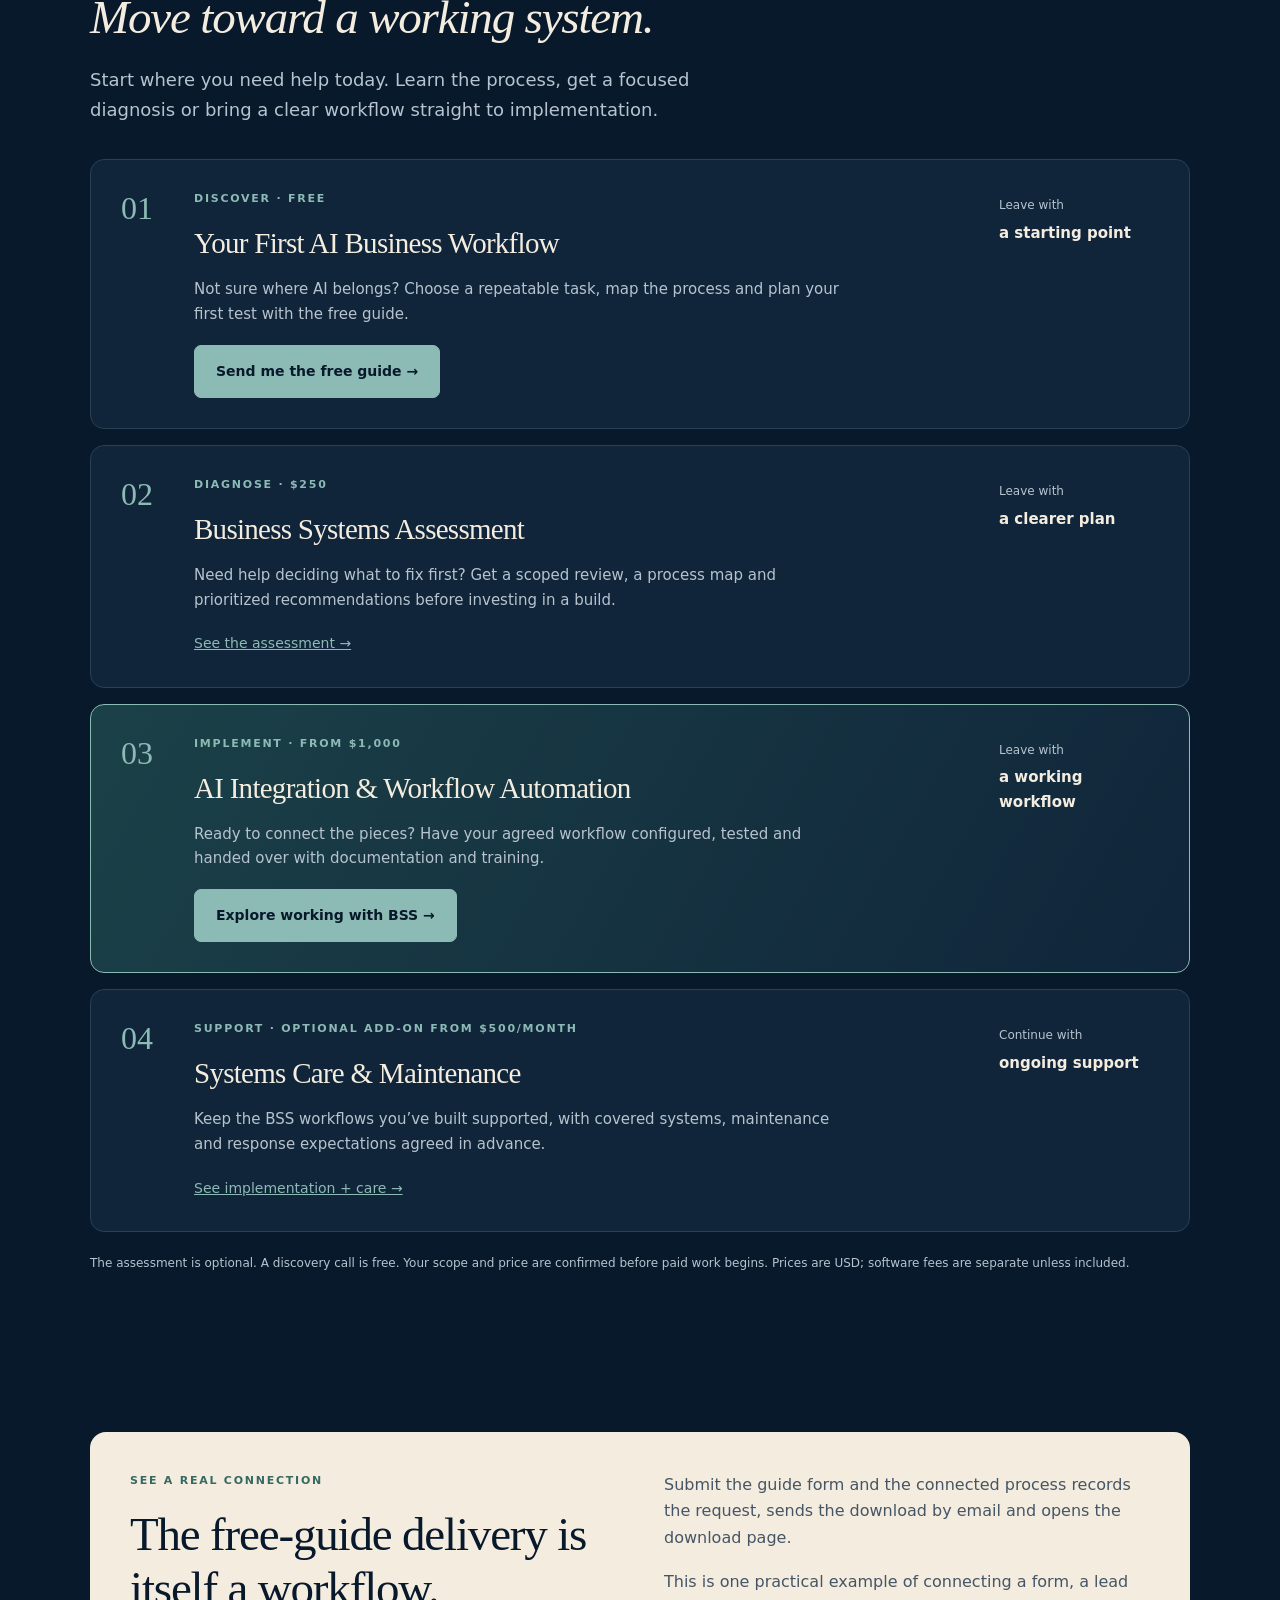
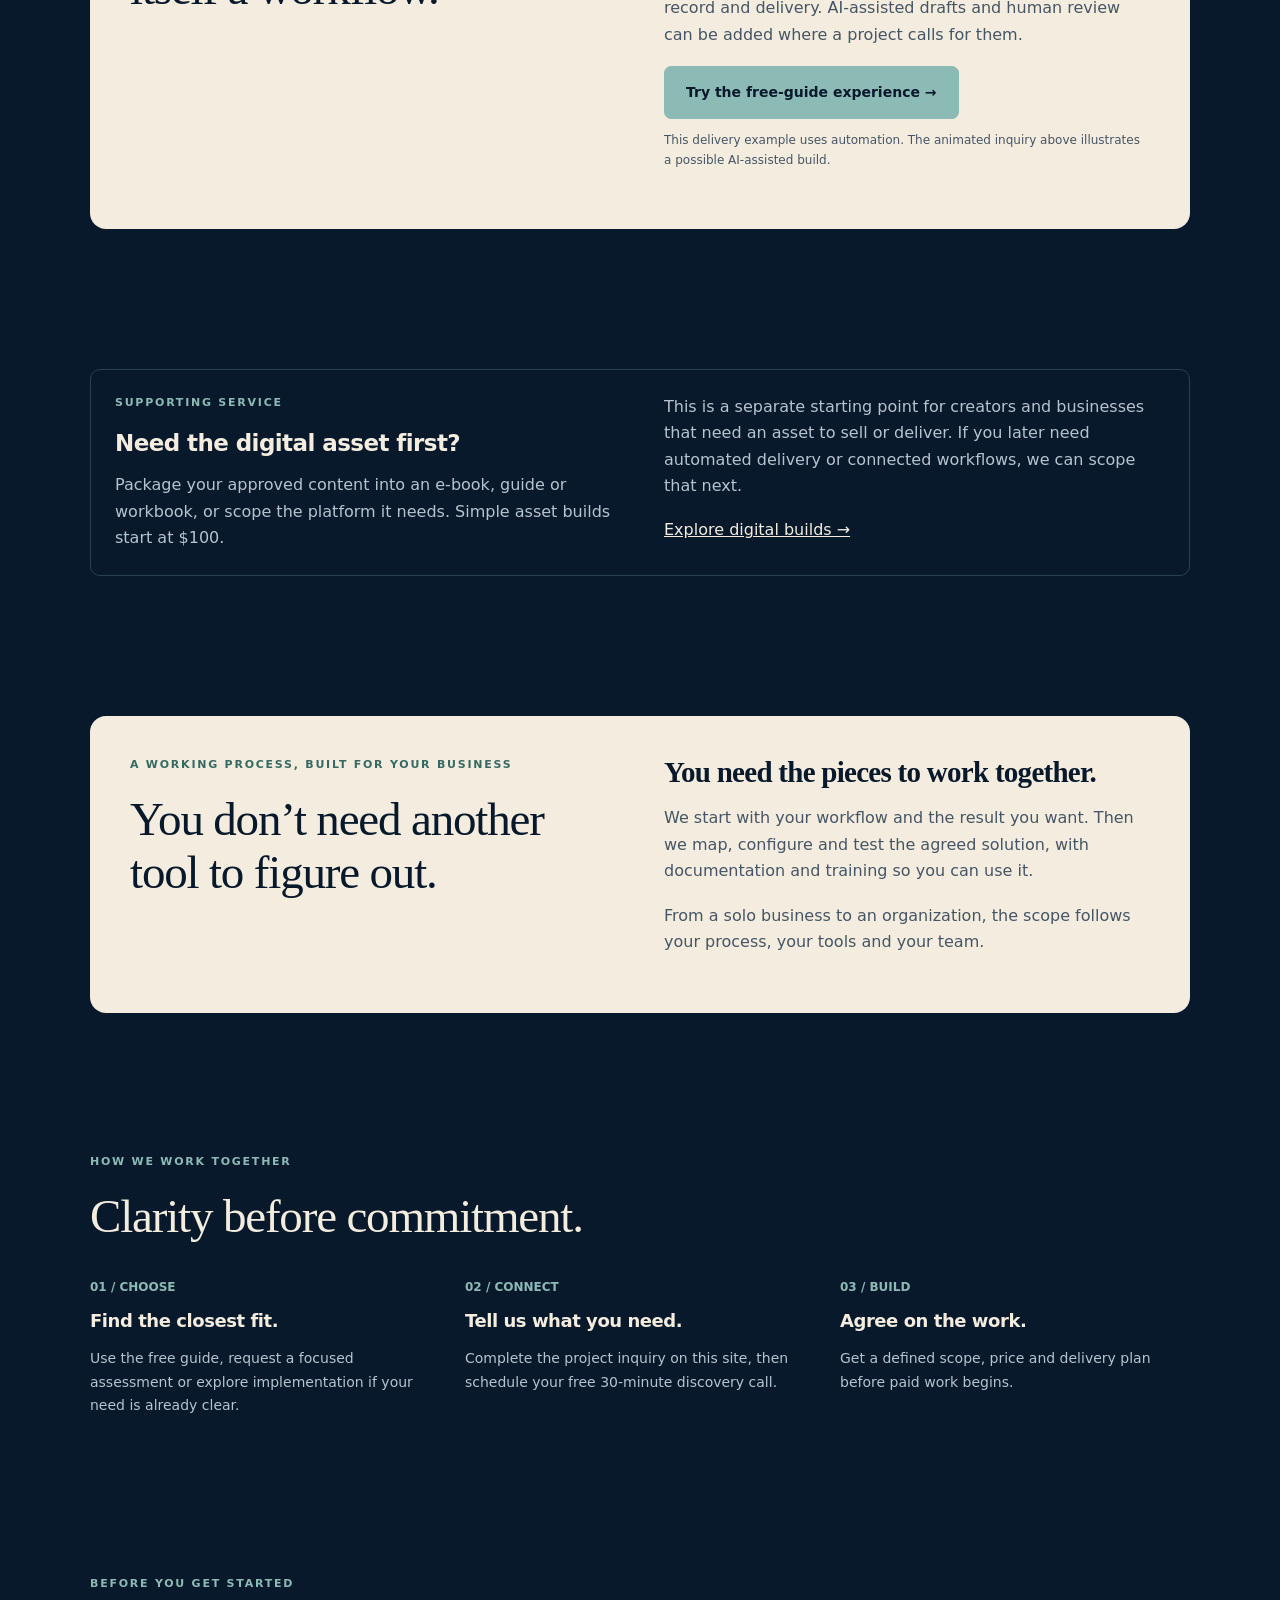
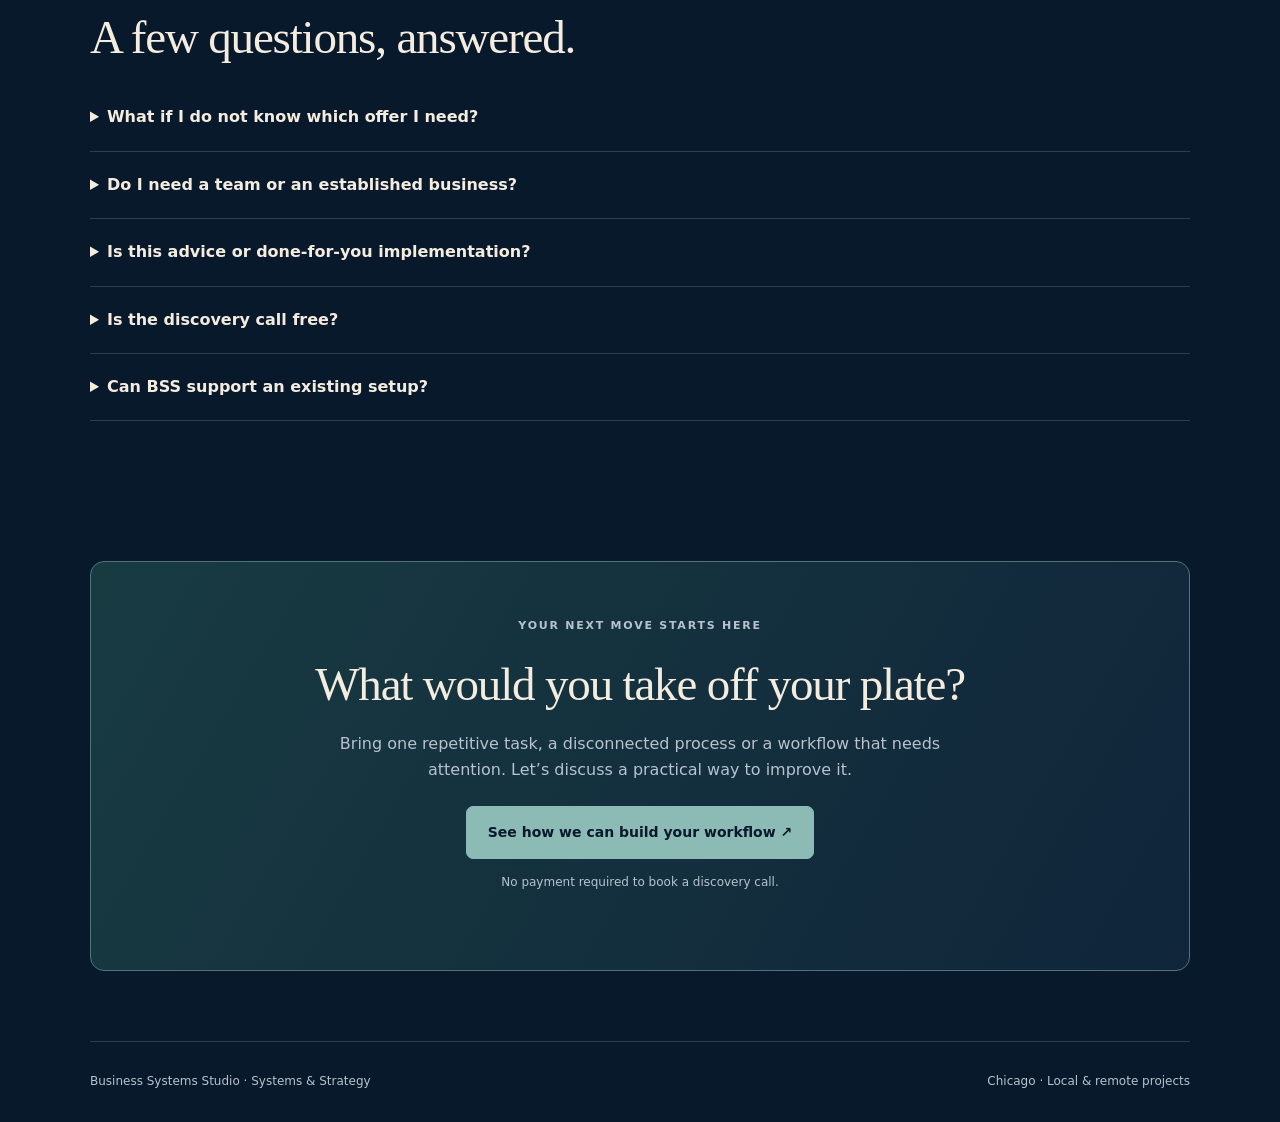
<file: bss/about.html>
<!doctype html><html lang="en"><head><meta charset="utf-8"><meta name="robots" content="noindex"><meta http-equiv="refresh" content="0;url=./"><title>Business Systems Studio</title></head><body><a href="./">Continue to Business Systems Studio</a></body></html>
</file>
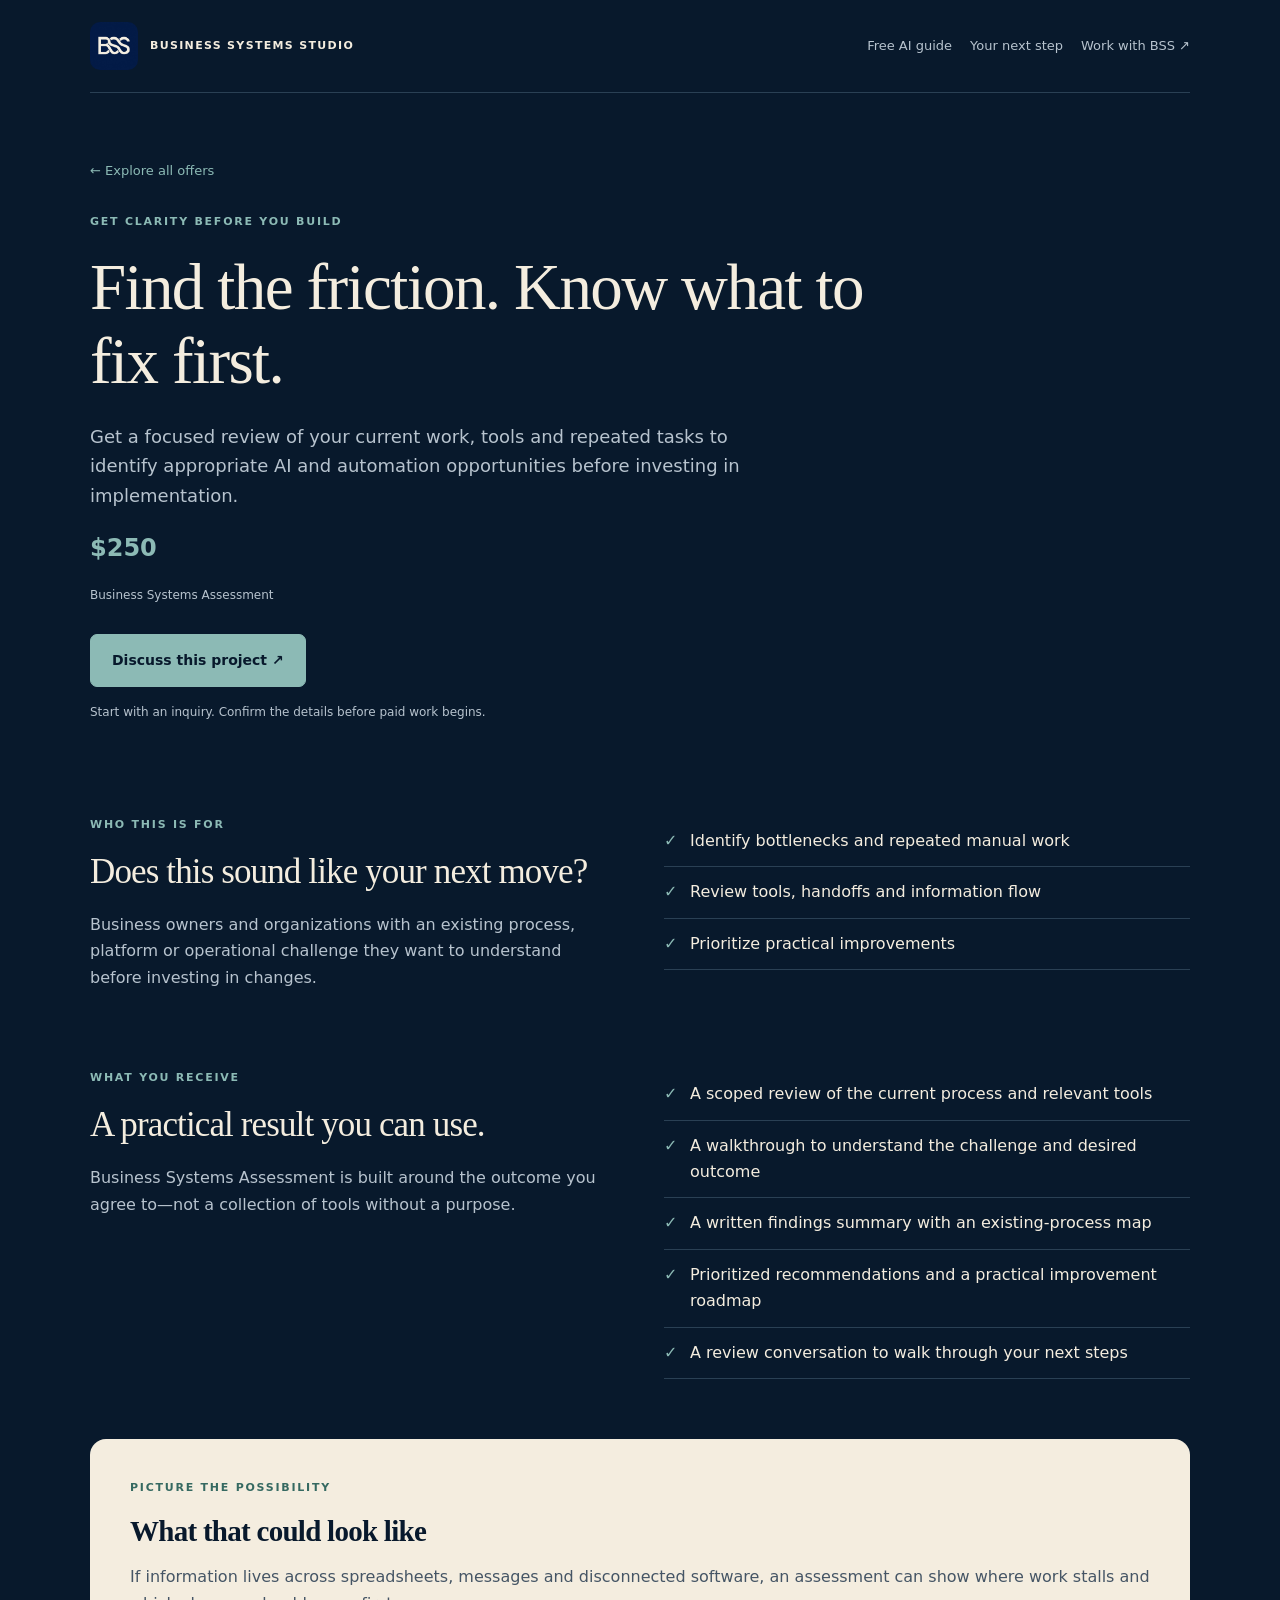
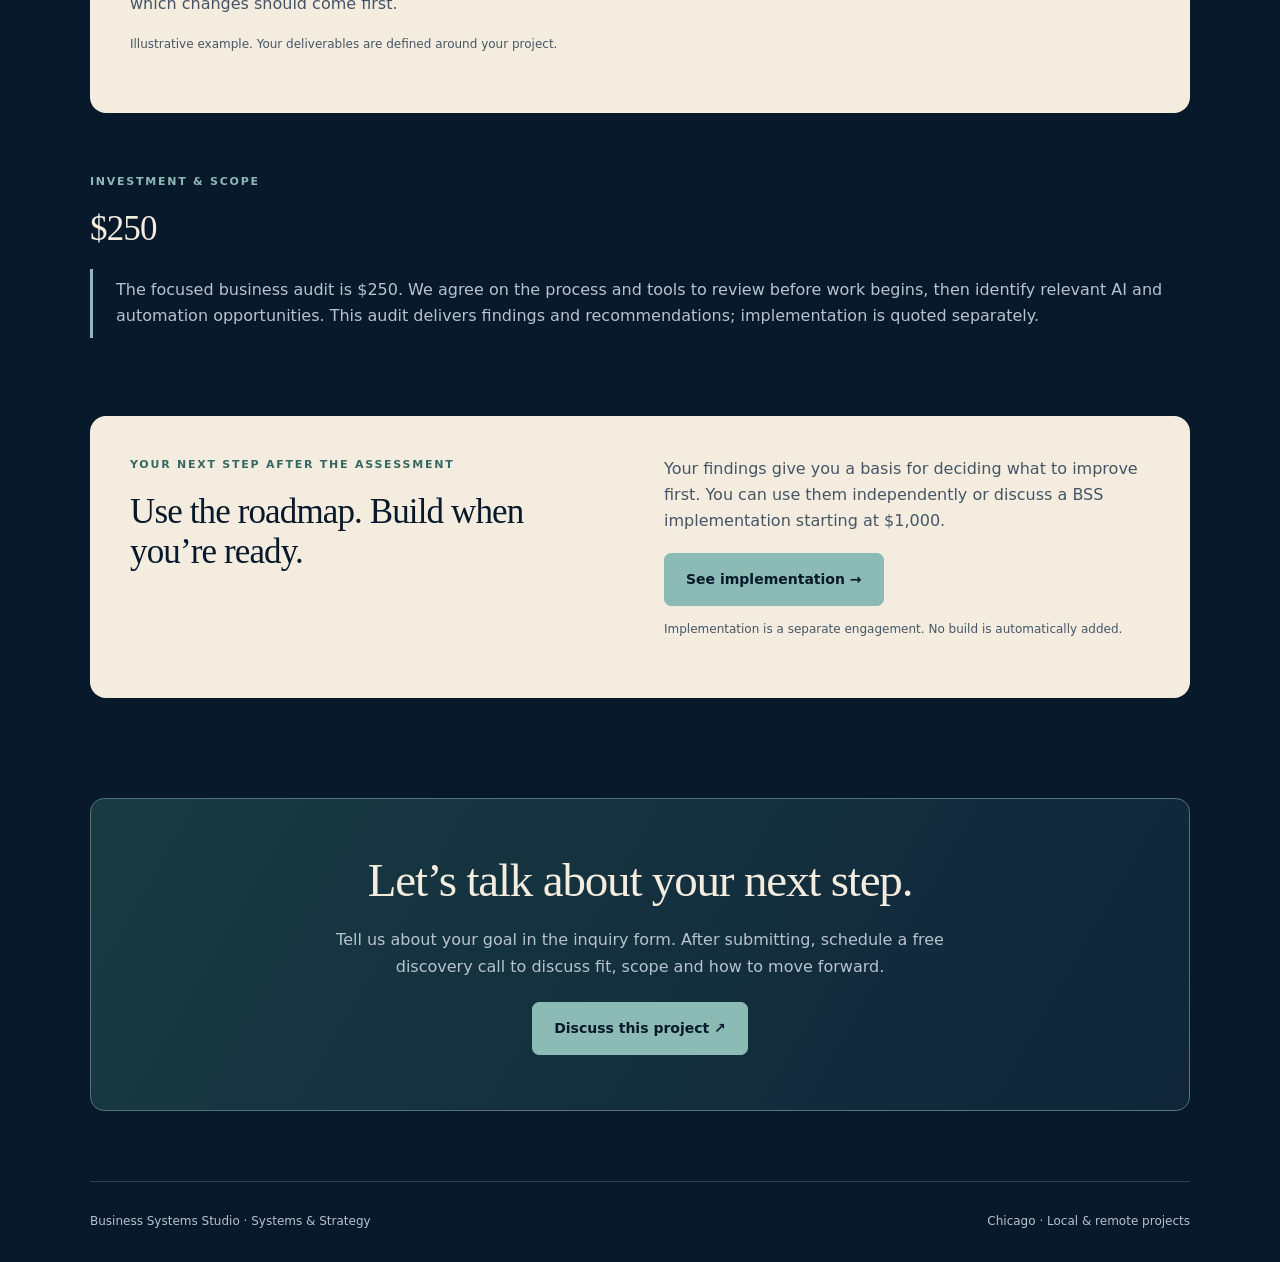
<file: bss/assessment.html>
<!doctype html><html lang="en"><head><meta charset="utf-8"><meta name="viewport" content="width=device-width,initial-scale=1"><title>Business Systems Assessment | Business Systems Studio</title><meta name="description" content="Find the friction. Know what to fix first. $250. Explore what is included and discuss your project."><meta name="theme-color" content="#08192c"><meta property="og:title" content="Business Systems Assessment | Business Systems Studio"><meta property="og:description" content="Find the friction. Know what to fix first. $250. Explore what is included and discuss your project."><meta property="og:type" content="website"><meta property="og:image" content="https://lamarco99.github.io/lamarco-bio/bss/assets/bss-logo.jpg"><link rel="stylesheet" href="studio.css?v=20261016c"></head><body><a class="skip" href="#main">Skip to content</a><div class="wrap"><header class="top"><a class="brand" href="./"><img src="assets/bss-logo.jpg" alt="BSS" width="48" height="48"><span>Business Systems Studio</span></a><nav aria-label="Main navigation"><a href="free-guide.html">Free AI guide</a><a href="./#offers">Your next step</a><a href="business-systems.html">Work with BSS ↗</a></nav></header><main id="main"><section class="detail-hero"><a class="back" href="./#offers">← Explore all offers</a><p class="eyebrow" style="margin-top:30px">GET CLARITY BEFORE YOU BUILD</p><h1>Find the friction. Know what to fix first.</h1><p class="intro">Get a focused review of your current work, tools and repeated tasks to identify appropriate AI and automation opportunities before investing in implementation.</p><p class="price">$250</p><p class="small">Business Systems Assessment</p><div class="actions"><a class="btn" href="project.html?project=problem">Discuss this project ↗</a></div><p class="small">Start with an inquiry. Confirm the details before paid work begins.</p></section><section class="detail-section split"><div><p class="eyebrow">Who this is for</p><h2>Does this sound like your next move?</h2><p class="muted">Business owners and organizations with an existing process, platform or operational challenge they want to understand before investing in changes.</p></div><div><ul class="check"><li>Identify bottlenecks and repeated manual work</li><li>Review tools, handoffs and information flow</li><li>Prioritize practical improvements</li></ul></div></section><section class="detail-section split"><div><p class="eyebrow">What you receive</p><h2>A practical result you can use.</h2><p class="muted">Business Systems Assessment is built around the outcome you agree to—not a collection of tools without a purpose.</p></div><div><ul class="check"><li>A scoped review of the current process and relevant tools</li><li>A walkthrough to understand the challenge and desired outcome</li><li>A written findings summary with an existing-process map</li><li>Prioritized recommendations and a practical improvement roadmap</li><li>A review conversation to walk through your next steps</li></ul></div></section><section class="detail-section"><div class="light"><p class="eyebrow">Picture the possibility</p><h3>What that could look like</h3><p>If information lives across spreadsheets, messages and disconnected software, an assessment can show where work stalls and which changes should come first.</p><p class="small">Illustrative example. Your deliverables are defined around your project.</p></div></section><section class="detail-section"><p class="eyebrow">Investment &amp; scope</p><h2>$250</h2><p class="scope">The focused business audit is $250. We agree on the process and tools to review before work begins, then identify relevant AI and automation opportunities. This audit delivers findings and recommendations; implementation is quoted separately.</p></section><section class="detail-section"><div class="light split"><div><p class="eyebrow">Your next step after the assessment</p><h2>Use the roadmap. Build when you’re ready.</h2></div><div><p>Your findings give you a basis for deciding what to improve first. You can use them independently or discuss a BSS implementation starting at $1,000.</p><a class="btn" href="business-systems.html">See implementation →</a><p class="small" style="margin-top:14px">Implementation is a separate engagement. No build is automatically added.</p></div></div></section><section class="block"><div class="closing"><h2>Let’s talk about your next step.</h2><p>Tell us about your goal in the inquiry form. After submitting, schedule a free discovery call to discuss fit, scope and how to move forward.</p><a class="btn" href="project.html?project=problem">Discuss this project ↗</a></div></section></main><footer class="footer"><span>Business Systems Studio · Systems &amp; Strategy</span><span>Chicago · Local &amp; remote projects</span></footer></div></body></html>
</file>
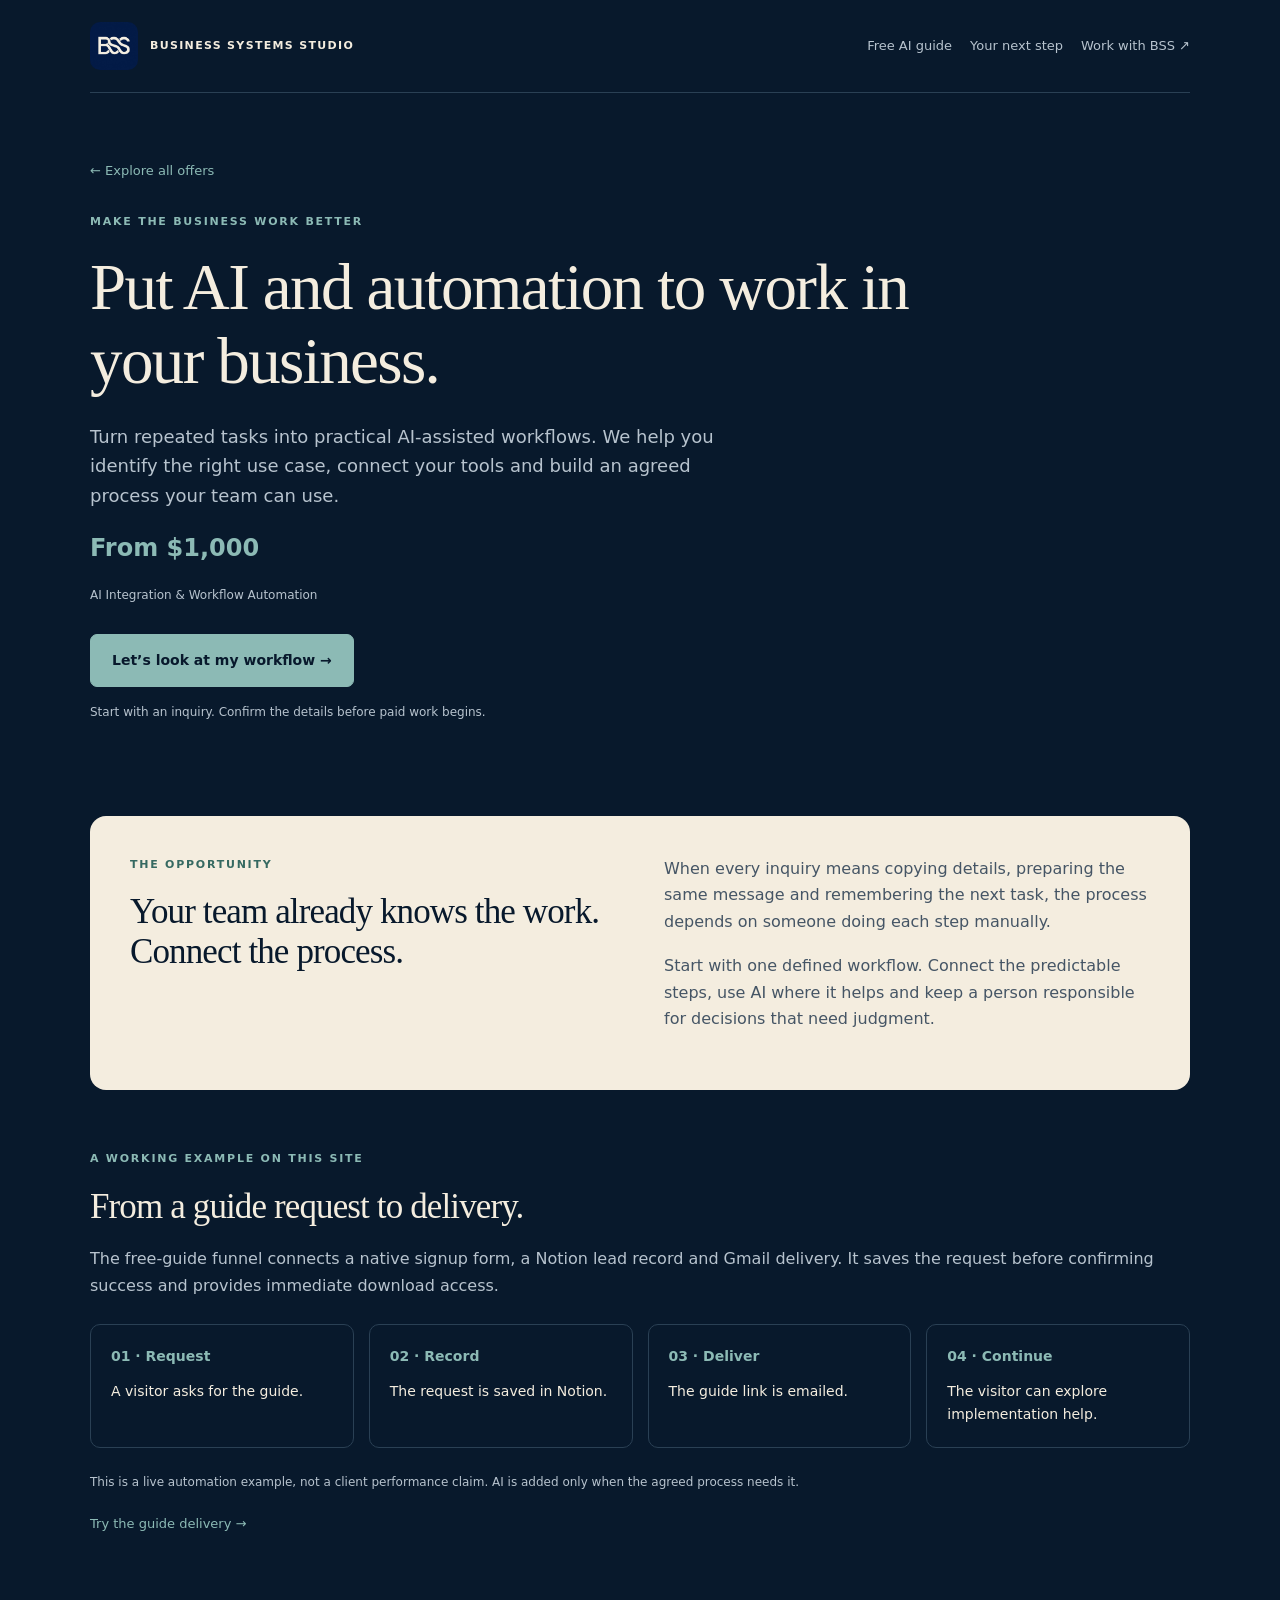
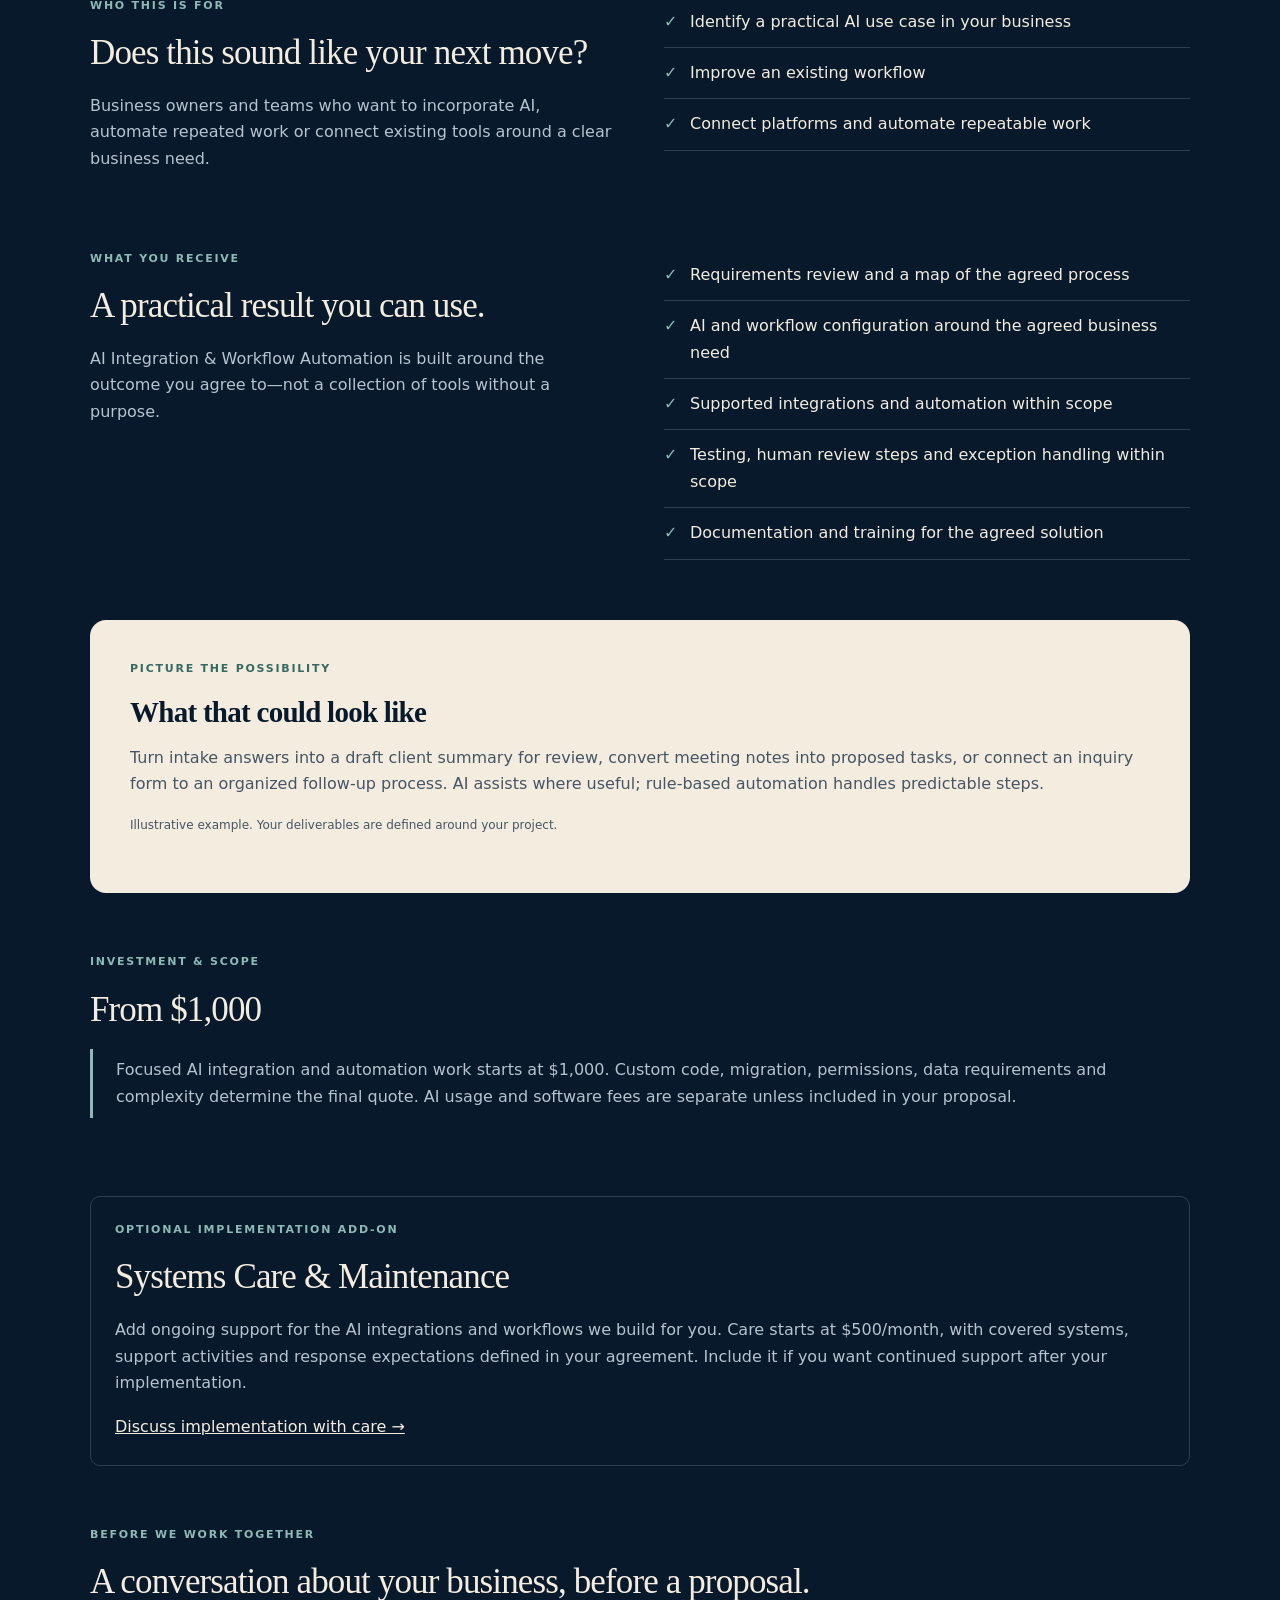
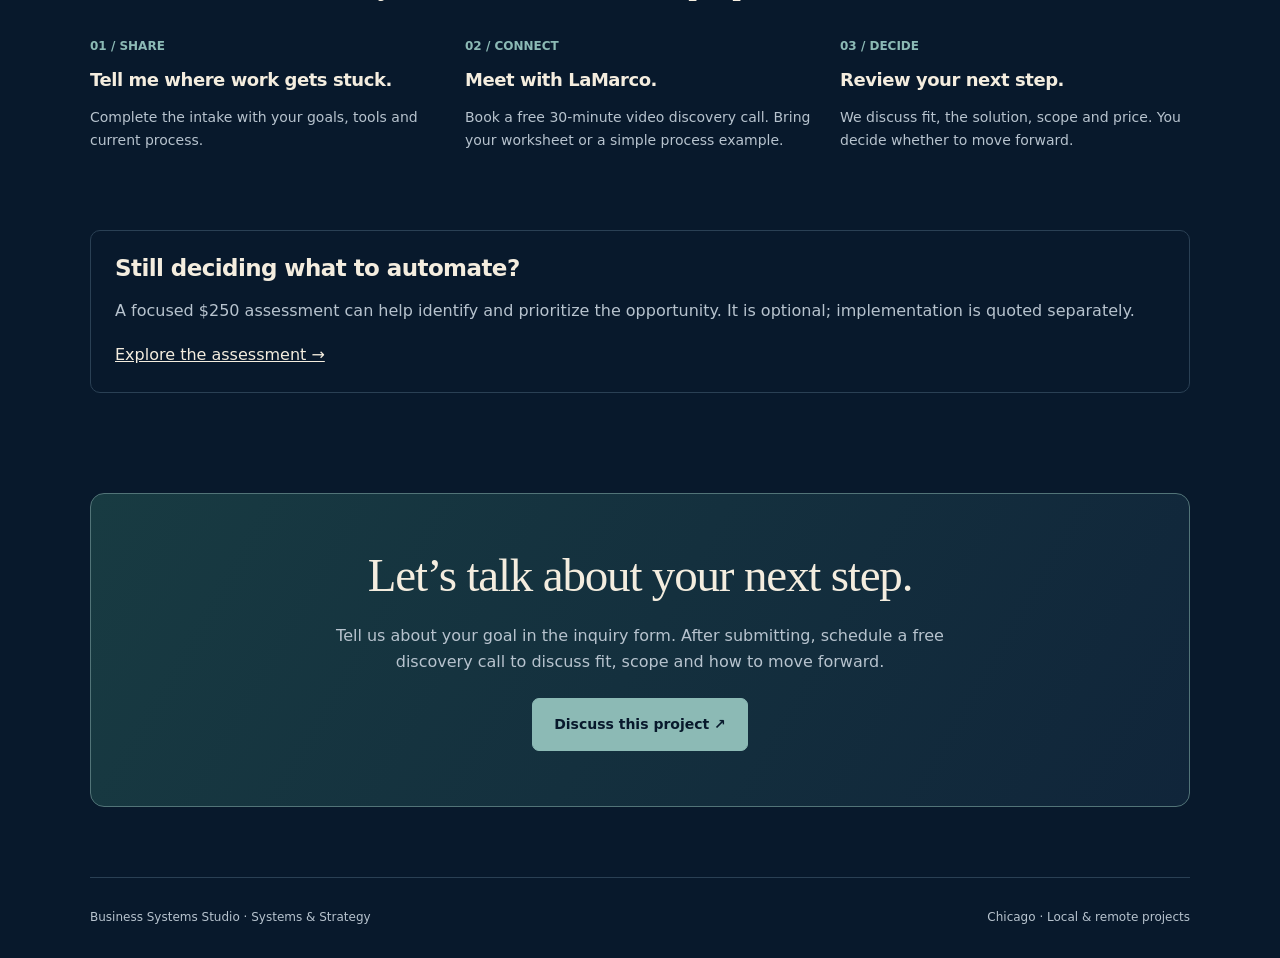
<file: bss/business-systems.html>
<!doctype html><html lang="en"><head><meta charset="utf-8"><meta name="viewport" content="width=device-width,initial-scale=1"><title>AI Integration &amp; Workflow Automation | Business Systems Studio</title><meta name="description" content="Turn the work you repeat into a workflow your business can use. From $1,000. Explore what is included and discuss your project."><meta name="theme-color" content="#08192c"><meta property="og:title" content="AI Integration &amp; Workflow Automation | Business Systems Studio"><meta property="og:description" content="Put AI and automation to work in your business. From $1,000. Explore what is included and discuss your project."><meta property="og:type" content="website"><meta property="og:image" content="https://lamarco99.github.io/lamarco-bio/bss/assets/bss-logo.jpg"><link rel="stylesheet" href="studio.css?v=20261016c"></head><body><a class="skip" href="#main">Skip to content</a><div class="wrap"><header class="top"><a class="brand" href="./"><img src="assets/bss-logo.jpg" alt="BSS" width="48" height="48"><span>Business Systems Studio</span></a><nav aria-label="Main navigation"><a href="free-guide.html">Free AI guide</a><a href="./#offers">Your next step</a><a href="business-systems.html">Work with BSS ↗</a></nav></header><main id="main"><section class="detail-hero"><a class="back" href="./#offers">← Explore all offers</a><p class="eyebrow" style="margin-top:30px">MAKE THE BUSINESS WORK BETTER</p><h1>Put AI and automation to work in your business.</h1><p class="intro">Turn repeated tasks into practical AI-assisted workflows. We help you identify the right use case, connect your tools and build an agreed process your team can use.</p><p class="price">From $1,000</p><p class="small">AI Integration &amp; Workflow Automation</p><div class="actions"><a class="btn" href="project.html?project=workflow">Let’s look at my workflow →</a></div><p class="small">Start with an inquiry. Confirm the details before paid work begins.</p></section><section class="detail-section"><div class="light split"><div><p class="eyebrow">The opportunity</p><h2>Your team already knows the work. Connect the process.</h2></div><div><p>When every inquiry means copying details, preparing the same message and remembering the next task, the process depends on someone doing each step manually.</p><p>Start with one defined workflow. Connect the predictable steps, use AI where it helps and keep a person responsible for decisions that need judgment.</p></div></div></section>
<section class="detail-section"><p class="eyebrow">A working example on this site</p><h2>From a guide request to delivery.</h2><p class="muted">The free-guide funnel connects a native signup form, a Notion lead record and Gmail delivery. It saves the request before confirming success and provides immediate download access.</p><div class="proof-steps"><div><b>01 · Request</b>A visitor asks for the guide.</div><div><b>02 · Record</b>The request is saved in Notion.</div><div><b>03 · Deliver</b>The guide link is emailed.</div><div><b>04 · Continue</b>The visitor can explore implementation help.</div></div><p class="small">This is a live automation example, not a client performance claim. AI is added only when the agreed process needs it.</p><a class="back" href="free-guide.html">Try the guide delivery →</a></section><section class="detail-section split"><div><p class="eyebrow">Who this is for</p><h2>Does this sound like your next move?</h2><p class="muted">Business owners and teams who want to incorporate AI, automate repeated work or connect existing tools around a clear business need.</p></div><div><ul class="check"><li>Identify a practical AI use case in your business</li><li>Improve an existing workflow</li><li>Connect platforms and automate repeatable work</li></ul></div></section><section class="detail-section split"><div><p class="eyebrow">What you receive</p><h2>A practical result you can use.</h2><p class="muted">AI Integration &amp; Workflow Automation is built around the outcome you agree to—not a collection of tools without a purpose.</p></div><div><ul class="check"><li>Requirements review and a map of the agreed process</li><li>AI and workflow configuration around the agreed business need</li><li>Supported integrations and automation within scope</li><li>Testing, human review steps and exception handling within scope</li><li>Documentation and training for the agreed solution</li></ul></div></section><section class="detail-section"><div class="light"><p class="eyebrow">Picture the possibility</p><h3>What that could look like</h3><p>Turn intake answers into a draft client summary for review, convert meeting notes into proposed tasks, or connect an inquiry form to an organized follow-up process. AI assists where useful; rule-based automation handles predictable steps.</p><p class="small">Illustrative example. Your deliverables are defined around your project.</p></div></section><section class="detail-section"><p class="eyebrow">Investment &amp; scope</p><h2>From $1,000</h2><p class="scope">Focused AI integration and automation work starts at $1,000. Custom code, migration, permissions, data requirements and complexity determine the final quote. AI usage and software fees are separate unless included in your proposal.</p></section><section class="detail-section" id="system-care"><div class="note"><p class="eyebrow">Optional implementation add-on</p><h2>Systems Care &amp; Maintenance</h2><p class="muted">Add ongoing support for the AI integrations and workflows we build for you. Care starts at $500/month, with covered systems, support activities and response expectations defined in your agreement. Include it if you want continued support after your implementation.</p><a href="project.html?project=care">Discuss implementation with care →</a></div></section><section class="detail-section"><p class="eyebrow">Before we work together</p><h2>A conversation about your business, before a proposal.</h2><div class="steps"><div><b>01 / SHARE</b><h3>Tell me where work gets stuck.</h3><p>Complete the intake with your goals, tools and current process.</p></div><div><b>02 / CONNECT</b><h3>Meet with LaMarco.</h3><p>Book a free 30-minute video discovery call. Bring your worksheet or a simple process example.</p></div><div><b>03 / DECIDE</b><h3>Review your next step.</h3><p>We discuss fit, the solution, scope and price. You decide whether to move forward.</p></div></div></section><section class="detail-section"><div class="note"><h3>Still deciding what to automate?</h3><p class="muted">A focused $250 assessment can help identify and prioritize the opportunity. It is optional; implementation is quoted separately.</p><a href="assessment.html">Explore the assessment →</a></div></section><section class="block"><div class="closing"><h2>Let’s talk about your next step.</h2><p>Tell us about your goal in the inquiry form. After submitting, schedule a free discovery call to discuss fit, scope and how to move forward.</p><a class="btn" href="project.html?project=workflow">Discuss this project ↗</a></div></section></main><footer class="footer"><span>Business Systems Studio · Systems &amp; Strategy</span><span>Chicago · Local &amp; remote projects</span></footer></div></body></html>
</file>
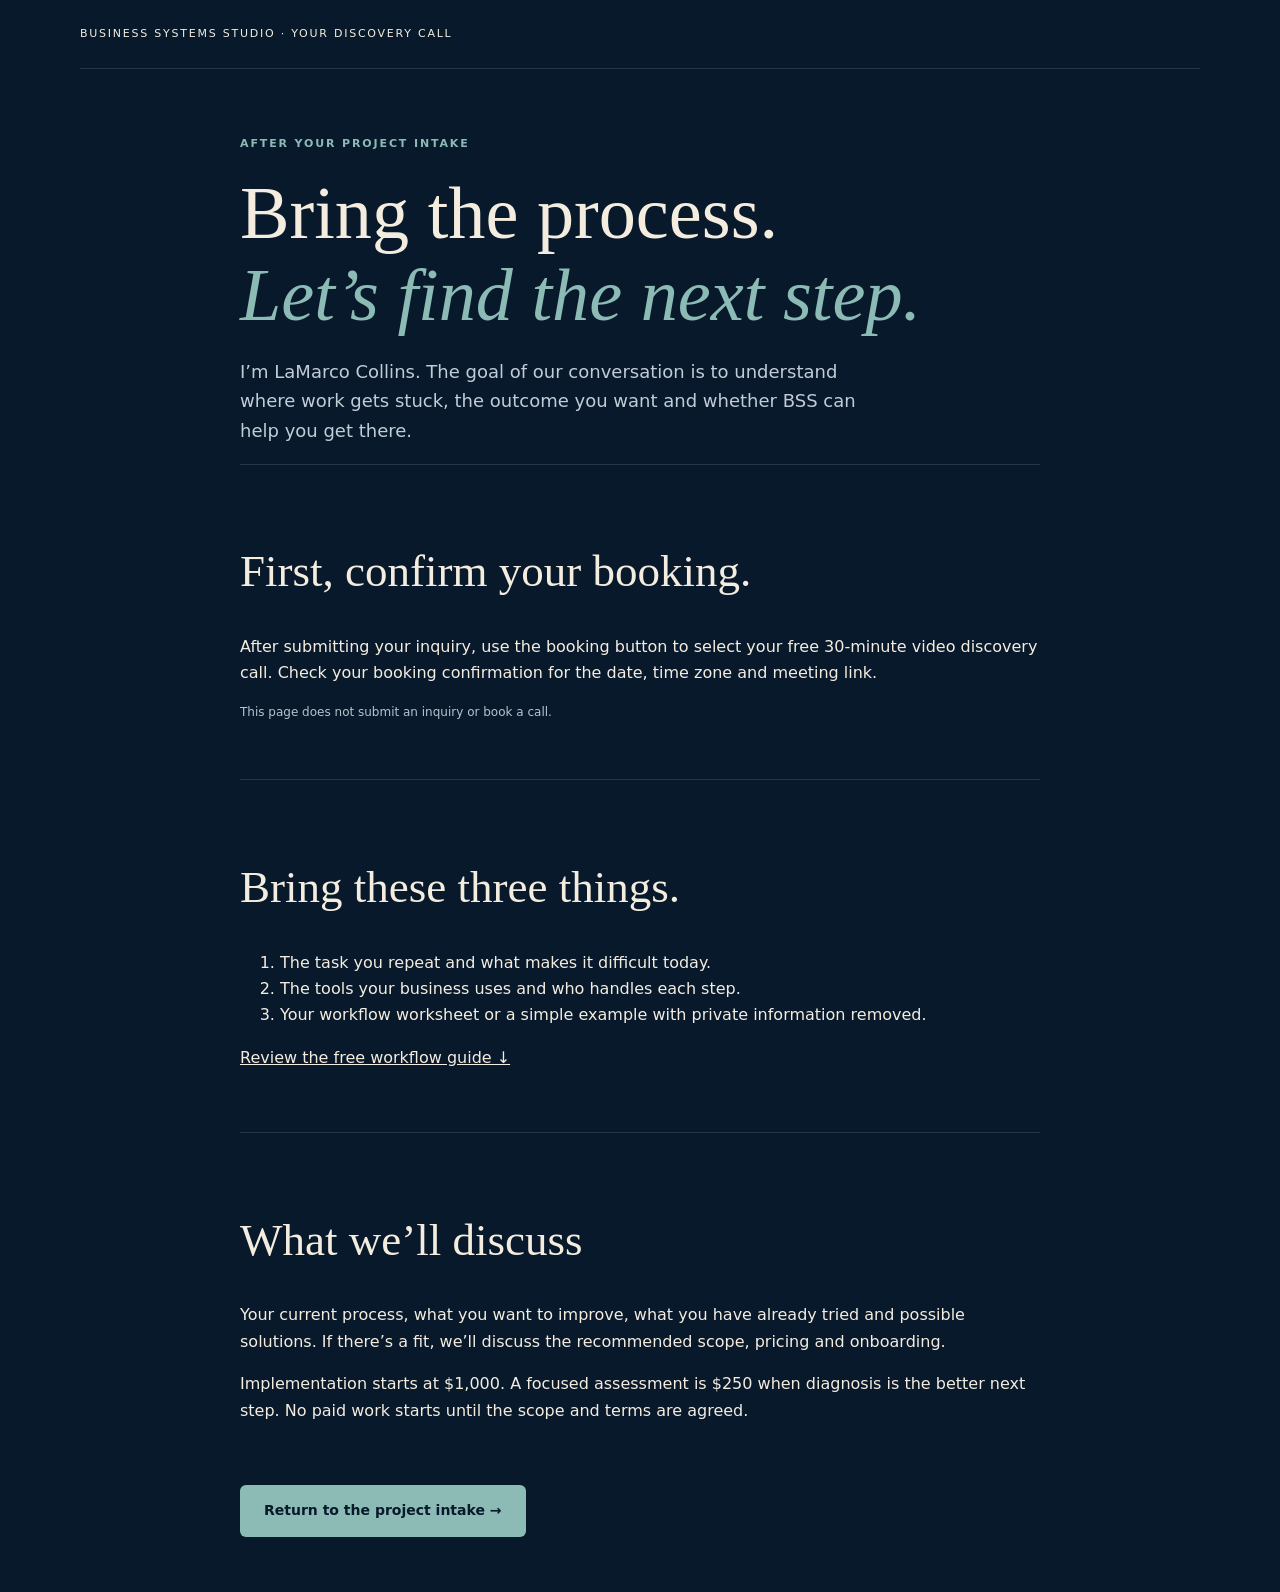
<file: bss/call-preparation.html>
<!doctype html><html lang="en"><head><meta charset="utf-8"><meta name="viewport" content="width=device-width,initial-scale=1"><title>Prepare for your discovery call | BSS</title><link rel="stylesheet" href="funnel.css?v=20261016"><meta name="robots" content="noindex"></head><body><div class="shell"><header>Business Systems Studio · Your discovery call</header><main class="narrow"><p class="eyebrow">After your project intake</p><h1>Bring the process.<br><em>Let’s find the next step.</em></h1><p class="intro">I’m LaMarco Collins. The goal of our conversation is to understand where work gets stuck, the outcome you want and whether BSS can help you get there.</p><section class="section"><h2>First, confirm your booking.</h2><p>After submitting your inquiry, use the booking button to select your free 30-minute video discovery call. Check your booking confirmation for the date, time zone and meeting link.</p><p class="small">This page does not submit an inquiry or book a call.</p></section><section class="section"><h2>Bring these three things.</h2><ol><li>The task you repeat and what makes it difficult today.</li><li>The tools your business uses and who handles each step.</li><li>Your workflow worksheet or a simple example with private information removed.</li></ol><p><a href="assets/your-first-ai-workflow.pdf">Review the free workflow guide ↓</a></p></section><section class="section"><h2>What we’ll discuss</h2><p>Your current process, what you want to improve, what you have already tried and possible solutions. If there’s a fit, we’ll discuss the recommended scope, pricing and onboarding.</p><p>Implementation starts at $1,000. A focused assessment is $250 when diagnosis is the better next step. No paid work starts until the scope and terms are agreed.</p></section><a class="btn" href="project.html?project=workflow">Return to the project intake →</a></main></div></body></html>
</file>
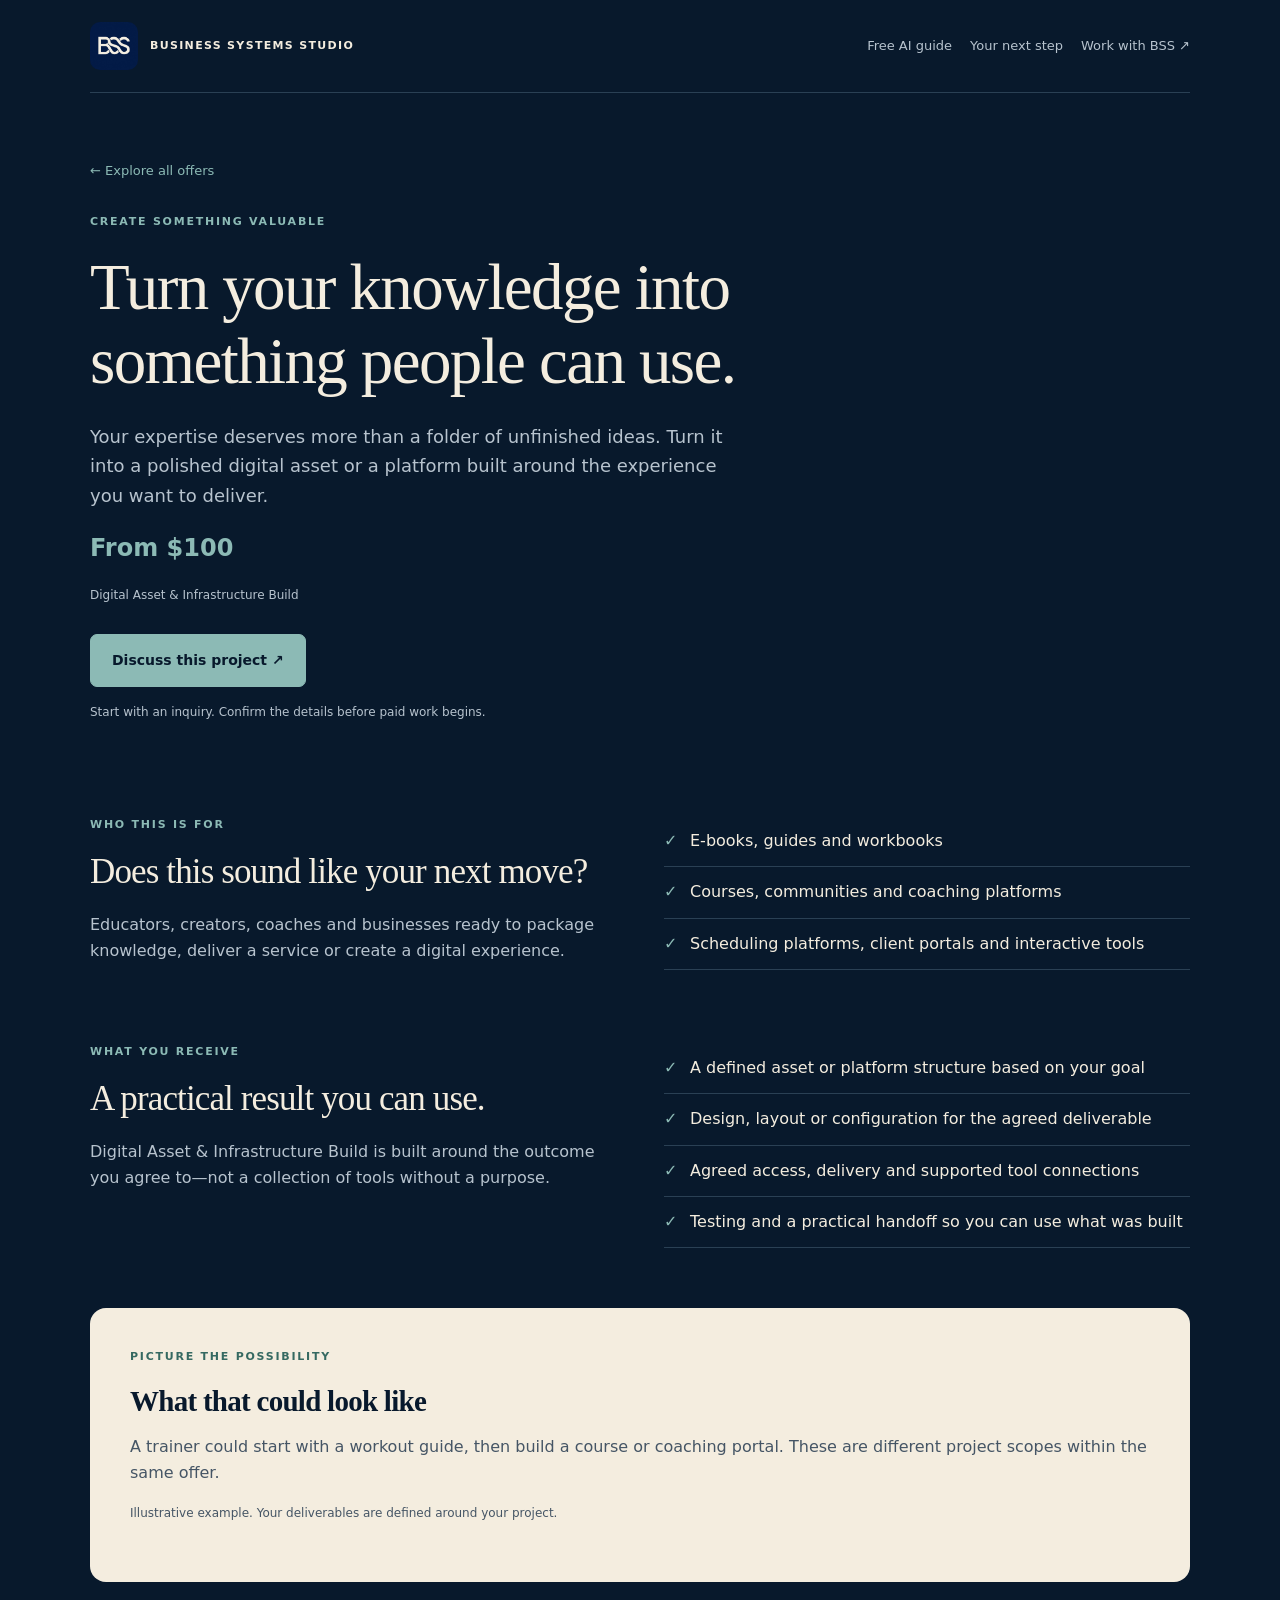
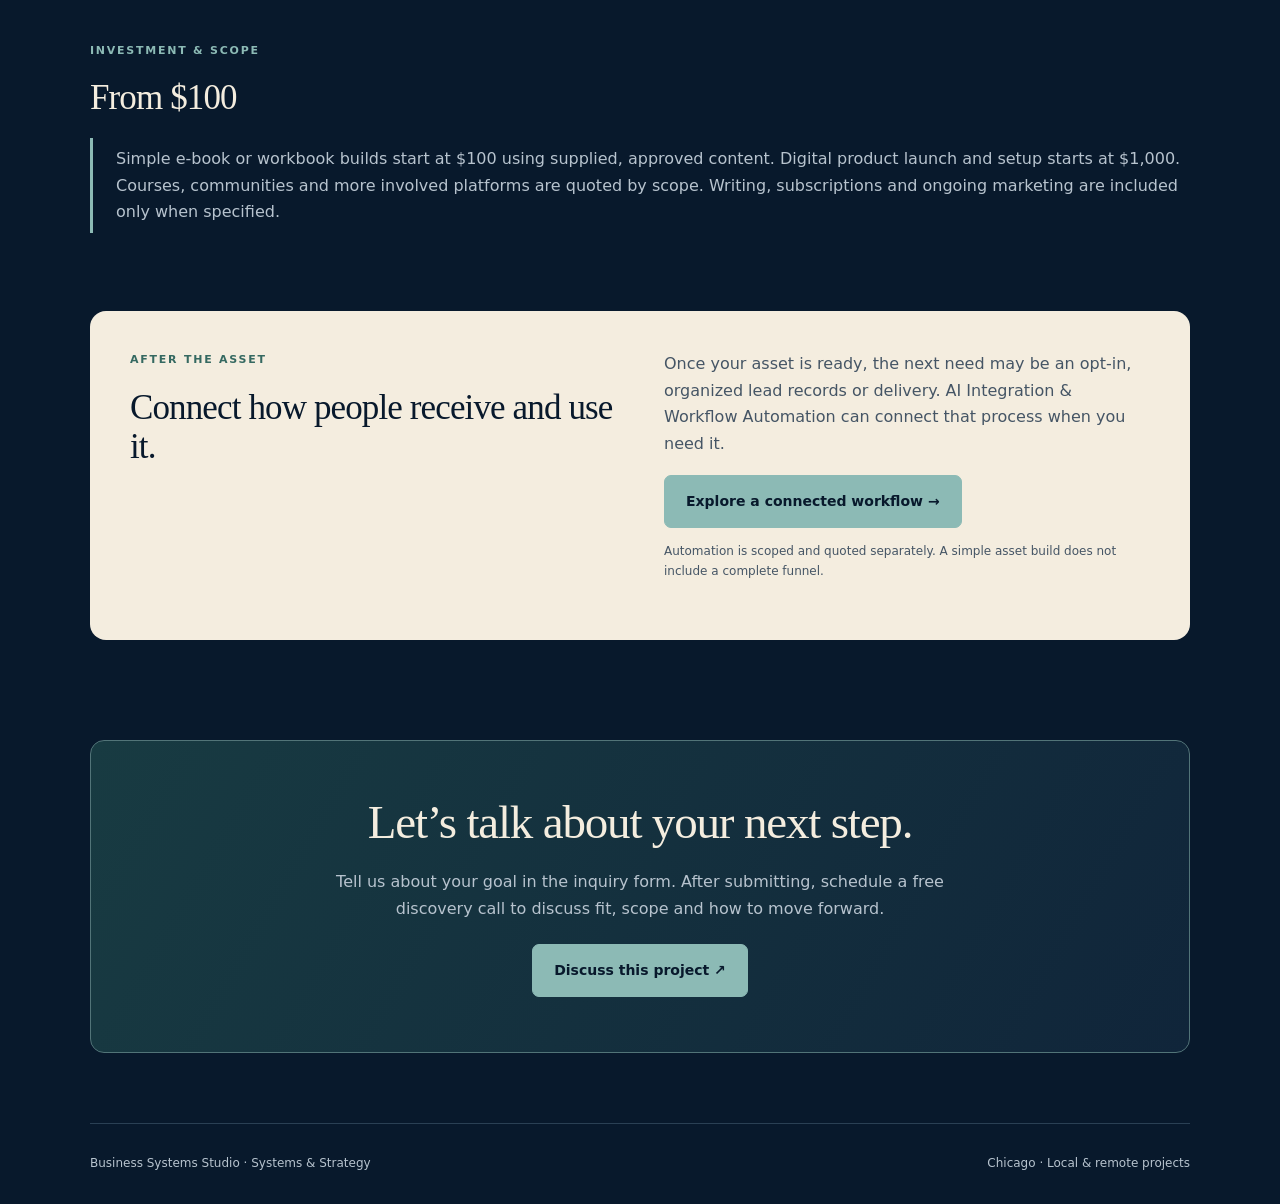
<file: bss/digital-build.html>
<!doctype html><html lang="en"><head><meta charset="utf-8"><meta name="viewport" content="width=device-width,initial-scale=1"><title>Digital Asset &amp; Infrastructure Build | Business Systems Studio</title><meta name="description" content="Turn your knowledge into something people can use. From $100. Explore what is included and discuss your project."><meta name="theme-color" content="#08192c"><meta property="og:title" content="Digital Asset &amp; Infrastructure Build | Business Systems Studio"><meta property="og:description" content="Turn your knowledge into something people can use. From $100. Explore what is included and discuss your project."><meta property="og:type" content="website"><meta property="og:image" content="https://lamarco99.github.io/lamarco-bio/bss/assets/bss-logo.jpg"><link rel="stylesheet" href="studio.css?v=20261016c"></head><body><a class="skip" href="#main">Skip to content</a><div class="wrap"><header class="top"><a class="brand" href="./"><img src="assets/bss-logo.jpg" alt="BSS" width="48" height="48"><span>Business Systems Studio</span></a><nav aria-label="Main navigation"><a href="free-guide.html">Free AI guide</a><a href="./#offers">Your next step</a><a href="business-systems.html">Work with BSS ↗</a></nav></header><main id="main"><section class="detail-hero"><a class="back" href="./#offers">← Explore all offers</a><p class="eyebrow" style="margin-top:30px">CREATE SOMETHING VALUABLE</p><h1>Turn your knowledge into something people can use.</h1><p class="intro">Your expertise deserves more than a folder of unfinished ideas. Turn it into a polished digital asset or a platform built around the experience you want to deliver.</p><p class="price">From $100</p><p class="small">Digital Asset &amp; Infrastructure Build</p><div class="actions"><a class="btn" href="project.html?project=asset">Discuss this project ↗</a></div><p class="small">Start with an inquiry. Confirm the details before paid work begins.</p></section><section class="detail-section split"><div><p class="eyebrow">Who this is for</p><h2>Does this sound like your next move?</h2><p class="muted">Educators, creators, coaches and businesses ready to package knowledge, deliver a service or create a digital experience.</p></div><div><ul class="check"><li>E-books, guides and workbooks</li><li>Courses, communities and coaching platforms</li><li>Scheduling platforms, client portals and interactive tools</li></ul></div></section><section class="detail-section split"><div><p class="eyebrow">What you receive</p><h2>A practical result you can use.</h2><p class="muted">Digital Asset &amp; Infrastructure Build is built around the outcome you agree to—not a collection of tools without a purpose.</p></div><div><ul class="check"><li>A defined asset or platform structure based on your goal</li><li>Design, layout or configuration for the agreed deliverable</li><li>Agreed access, delivery and supported tool connections</li><li>Testing and a practical handoff so you can use what was built</li></ul></div></section><section class="detail-section"><div class="light"><p class="eyebrow">Picture the possibility</p><h3>What that could look like</h3><p>A trainer could start with a workout guide, then build a course or coaching portal. These are different project scopes within the same offer.</p><p class="small">Illustrative example. Your deliverables are defined around your project.</p></div></section><section class="detail-section"><p class="eyebrow">Investment &amp; scope</p><h2>From $100</h2><p class="scope">Simple e-book or workbook builds start at $100 using supplied, approved content. Digital product launch and setup starts at $1,000. Courses, communities and more involved platforms are quoted by scope. Writing, subscriptions and ongoing marketing are included only when specified.</p></section><section class="detail-section"><div class="light split"><div><p class="eyebrow">After the asset</p><h2>Connect how people receive and use it.</h2></div><div><p>Once your asset is ready, the next need may be an opt-in, organized lead records or delivery. AI Integration &amp; Workflow Automation can connect that process when you need it.</p><a class="btn" href="business-systems.html">Explore a connected workflow →</a><p class="small" style="margin-top:14px">Automation is scoped and quoted separately. A simple asset build does not include a complete funnel.</p></div></div></section><section class="block"><div class="closing"><h2>Let’s talk about your next step.</h2><p>Tell us about your goal in the inquiry form. After submitting, schedule a free discovery call to discuss fit, scope and how to move forward.</p><a class="btn" href="project.html?project=asset">Discuss this project ↗</a></div></section></main><footer class="footer"><span>Business Systems Studio · Systems &amp; Strategy</span><span>Chicago · Local &amp; remote projects</span></footer></div></body></html>
</file>
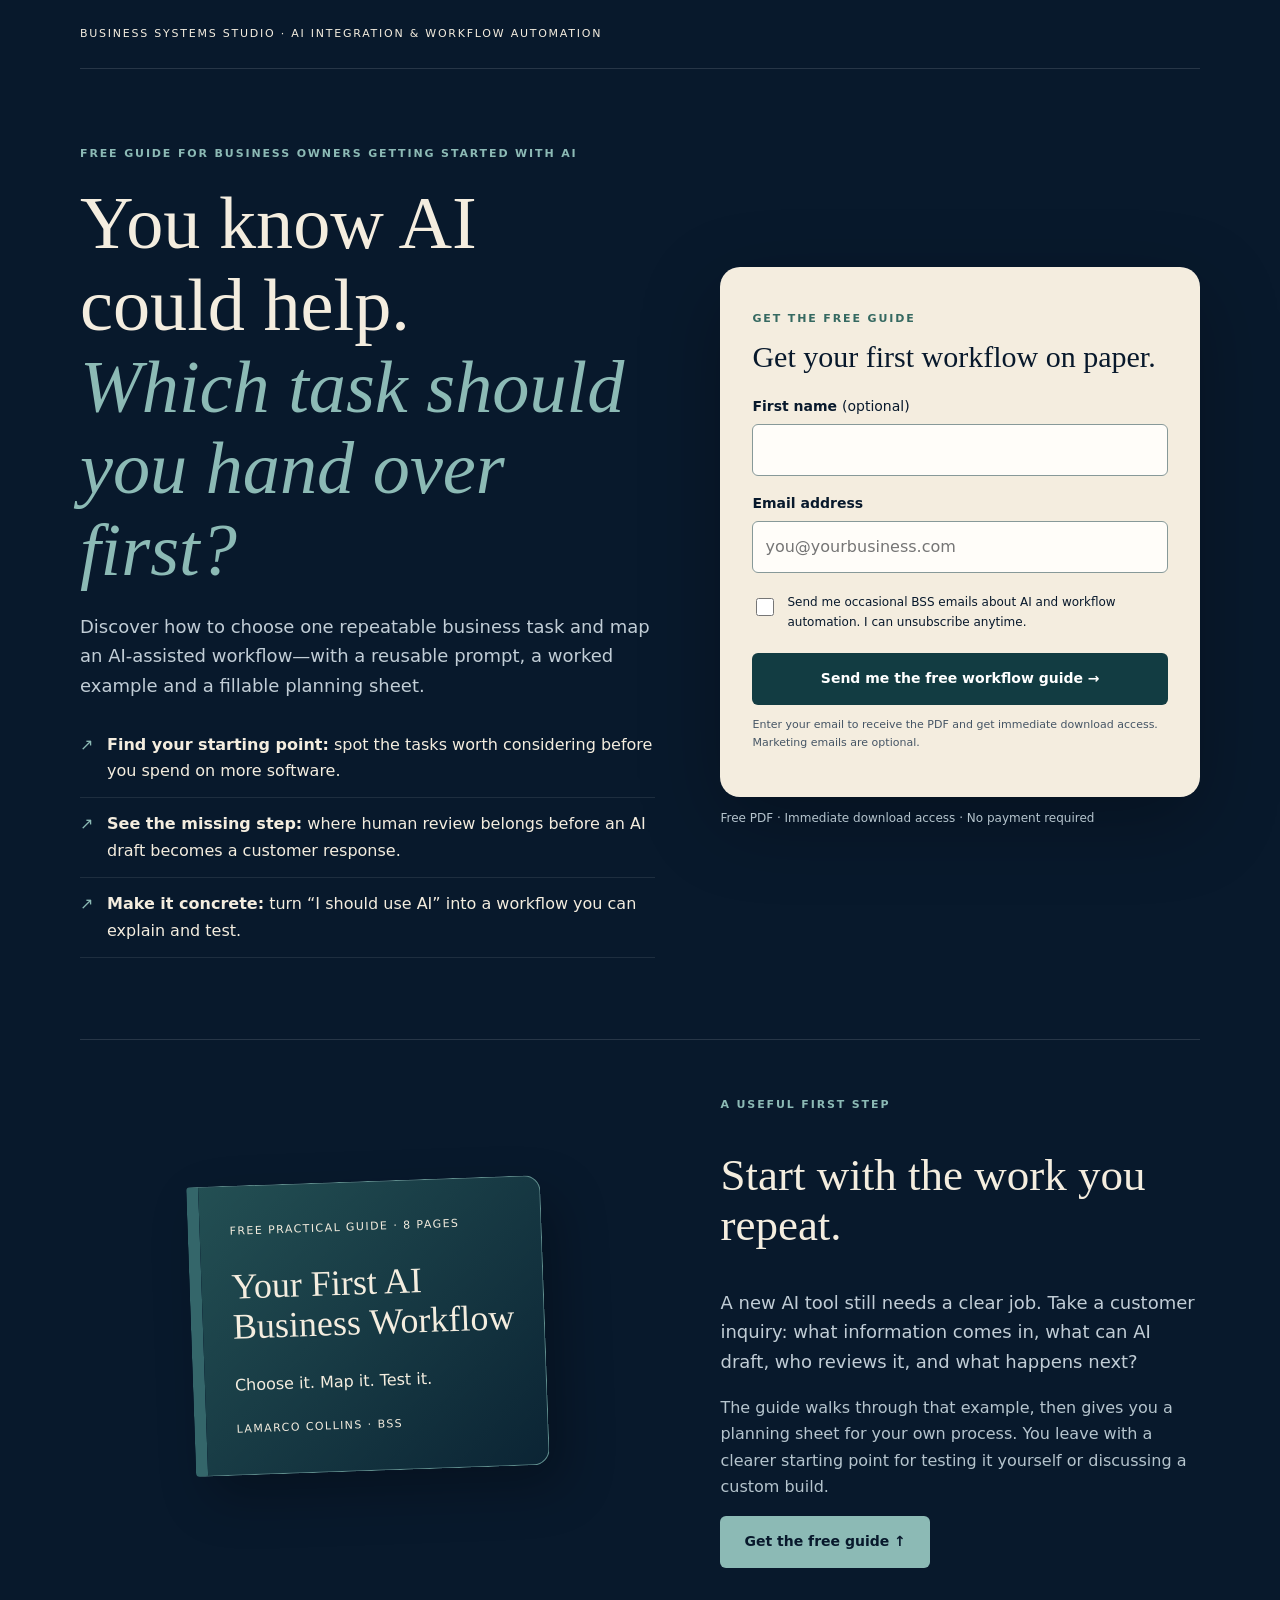
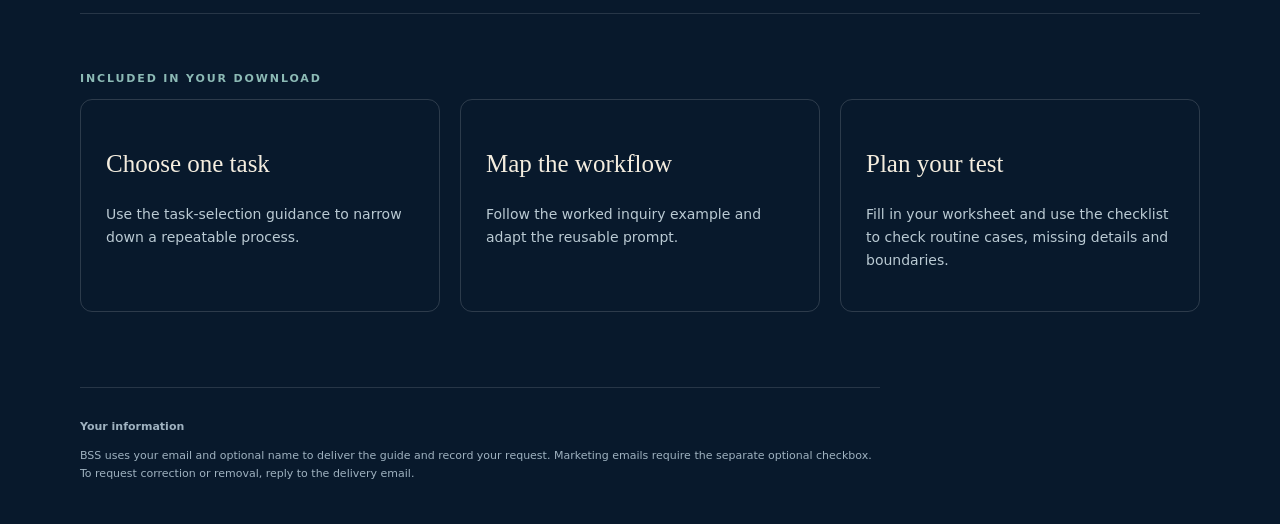
<file: bss/free-guide.html>
<!doctype html><html lang="en"><head><meta charset="utf-8"><meta name="viewport" content="width=device-width,initial-scale=1"><meta name="theme-color" content="#08192c"><title>Your First AI Business Workflow — Free Guide | Business Systems Studio</title><link rel="stylesheet" href="funnel.css?v=20261016"></head><body><div class="shell"><header>Business Systems Studio · AI Integration & Workflow Automation</header><main><section class="hero"><div><p class="eyebrow">Free guide for business owners getting started with AI</p><h1>You know AI could help.<br><em>Which task should you hand over first?</em></h1><p class="intro">Discover how to choose one repeatable business task and map an AI-assisted workflow—with a reusable prompt, a worked example and a fillable planning sheet.</p><ul class="bullets"><li><strong>Find your starting point:</strong> spot the tasks worth considering before you spend on more software.</li><li><strong>See the missing step:</strong> where human review belongs before an AI draft becomes a customer response.</li><li><strong>Make it concrete:</strong> turn “I should use AI” into a workflow you can explain and test.</li></ul></div><div><div class="panel"><form id="guide-form" method="post"><noscript><p>Enable JavaScript to request your guide securely.</p></noscript><p class="eyebrow" style="color:#356961">Get the free guide</p><h2 style="font-size:30px">Get your first workflow on paper.</h2><label for="first-name">First name <span>(optional)</span></label><input id="first-name" name="firstName" autocomplete="given-name" maxlength="80"><label for="email">Email address</label><input id="email" name="email" type="email" autocomplete="email" required maxlength="254" placeholder="you@yourbusiness.com"><div class="trap" aria-hidden="true"><label for="website">Leave this field empty</label><input id="website" name="website" tabindex="-1" autocomplete="off"></div><label class="consent"><input type="checkbox" name="marketingConsent"><span>Send me occasional BSS emails about AI and workflow automation. I can unsubscribe anytime.</span></label><button class="btn" type="submit">Send me the free workflow guide →</button><p class="form-note">Enter your email to receive the PDF and get immediate download access. Marketing emails are optional.</p><p id="form-status" role="status" aria-live="polite"></p></form></div><p class="small">Free PDF · Immediate download access · No payment required</p></div></section><section class="section"><div class="hero" style="padding:0"><div class="book" aria-label="Guide contents preview"><span>Free practical guide · 8 pages</span><h3>Your First AI<br>Business Workflow</h3><p>Choose it. Map it. Test it.</p><span>LaMarco Collins · BSS</span></div><div><p class="eyebrow">A useful first step</p><h2>Start with the work you repeat.</h2><p class="intro">A new AI tool still needs a clear job. Take a customer inquiry: what information comes in, what can AI draft, who reviews it, and what happens next?</p><p class="muted">The guide walks through that example, then gives you a planning sheet for your own process. You leave with a clearer starting point for testing it yourself or discussing a custom build.</p><a class="btn" href="#guide-form">Get the free guide ↑</a></div></div></section><section class="section"><p class="eyebrow">Included in your download</p><div class="cards"><article class="card"><h3>Choose one task</h3><p>Use the task-selection guidance to narrow down a repeatable process.</p></article><article class="card"><h3>Map the workflow</h3><p>Follow the worked inquiry example and adapt the reusable prompt.</p></article><article class="card"><h3>Plan your test</h3><p>Fill in your worksheet and use the checklist to check routine cases, missing details and boundaries.</p></article></div></section></main><footer class="privacy"><strong>Your information</strong><p>BSS uses your email and optional name to deliver the guide and record your request. Marketing emails require the separate optional checkbox. To request correction or removal, reply to the delivery email.</p></footer></div><script src="guide-config.js?v=1"></script><script src="guide-signup.js?v=1" defer></script></body></html>
</file>
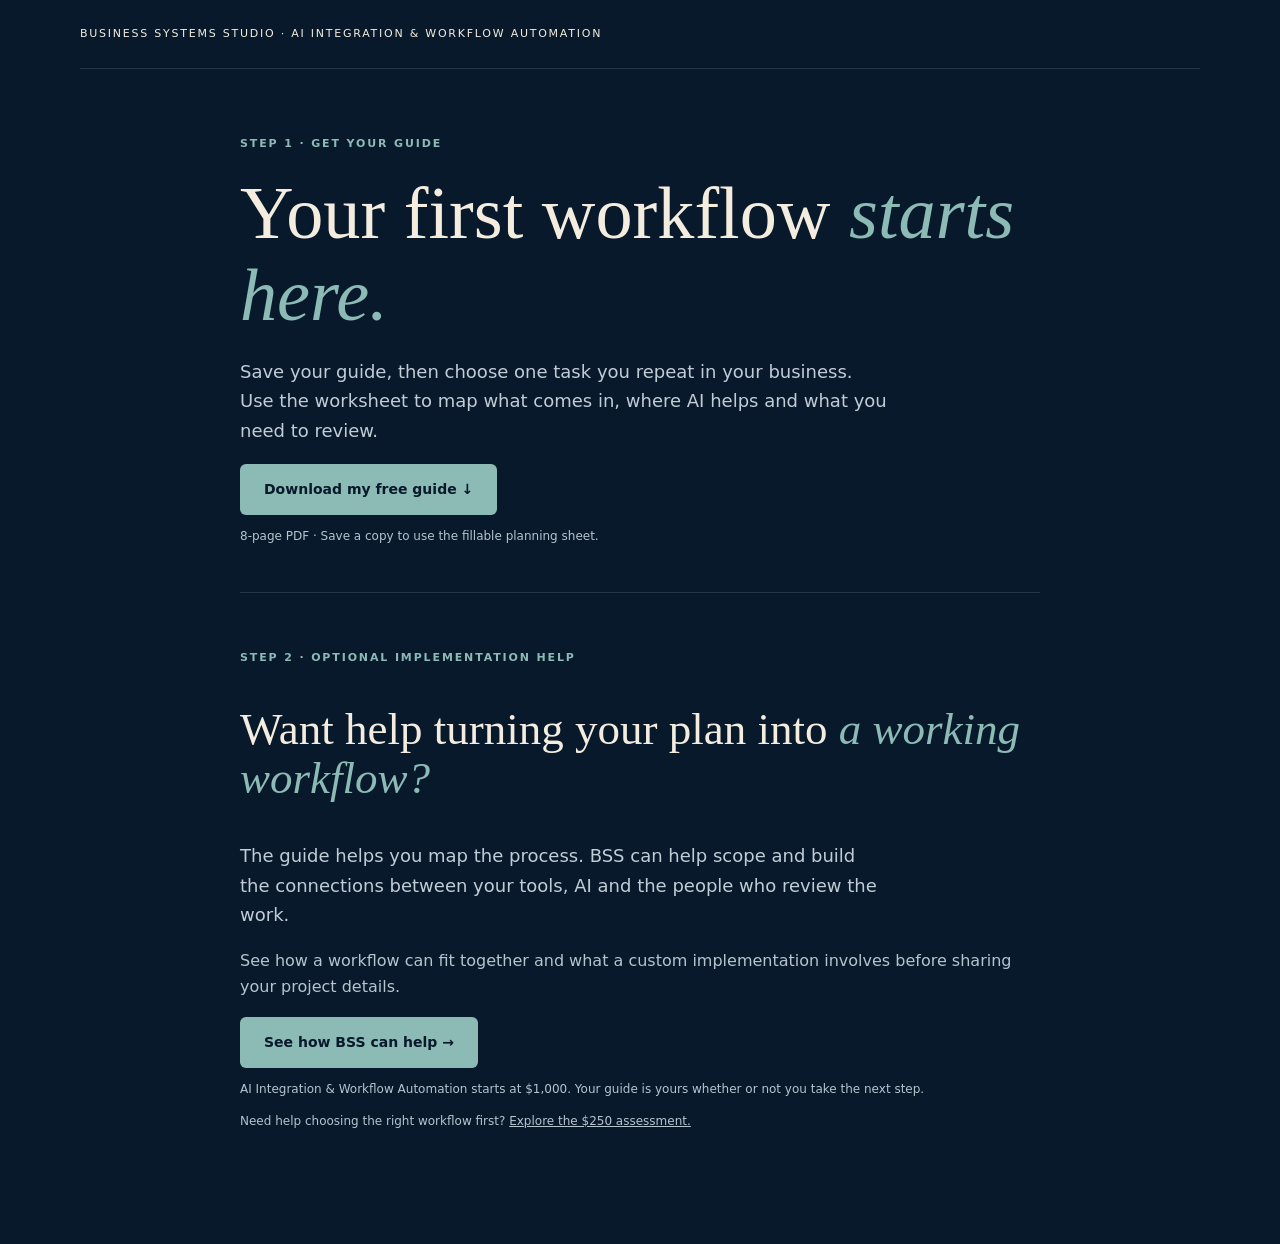
<file: bss/guide-ready.html>
<!doctype html><html lang="en"><head><meta charset="utf-8"><meta name="viewport" content="width=device-width,initial-scale=1"><meta name="robots" content="noindex,nofollow"><meta name="theme-color" content="#08192c"><title>Your guide is ready | Business Systems Studio</title><link rel="stylesheet" href="funnel.css?v=20261016"></head><body><div class="shell"><header>Business Systems Studio · AI Integration & Workflow Automation</header><main class="narrow"><p class="eyebrow">Step 1 · Get your guide</p><h1>Your first workflow <em>starts here.</em></h1><p class="intro">Save your guide, then choose one task you repeat in your business. Use the worksheet to map what comes in, where AI helps and what you need to review.</p><a class="btn" href="assets/your-first-ai-workflow.pdf" download="BSS_Your_First_AI_Business_Workflow.pdf">Download my free guide ↓</a><p class="small" id="delivery-note">8-page PDF · Save a copy to use the fillable planning sheet.</p><section class="section" style="margin-top:45px"><p class="eyebrow">Step 2 · Optional implementation help</p><h2>Want help turning your plan into <em>a working workflow?</em></h2><p class="intro">The guide helps you map the process. BSS can help scope and build the connections between your tools, AI and the people who review the work.</p><p class="muted">See how a workflow can fit together and what a custom implementation involves before sharing your project details.</p><a class="btn" href="business-systems.html">See how BSS can help →</a><p class="small">AI Integration & Workflow Automation starts at $1,000. Your guide is yours whether or not you take the next step.</p><p class="small">Need help choosing the right workflow first? <a href="assessment.html">Explore the $250 assessment.</a></p></section></main></div><script>if(new URLSearchParams(location.search).get("delivery")==="pending"){document.getElementById("delivery-note").textContent="Your request is saved. Email delivery is pending; download your guide using the button above.";}</script></body></html>
</file>
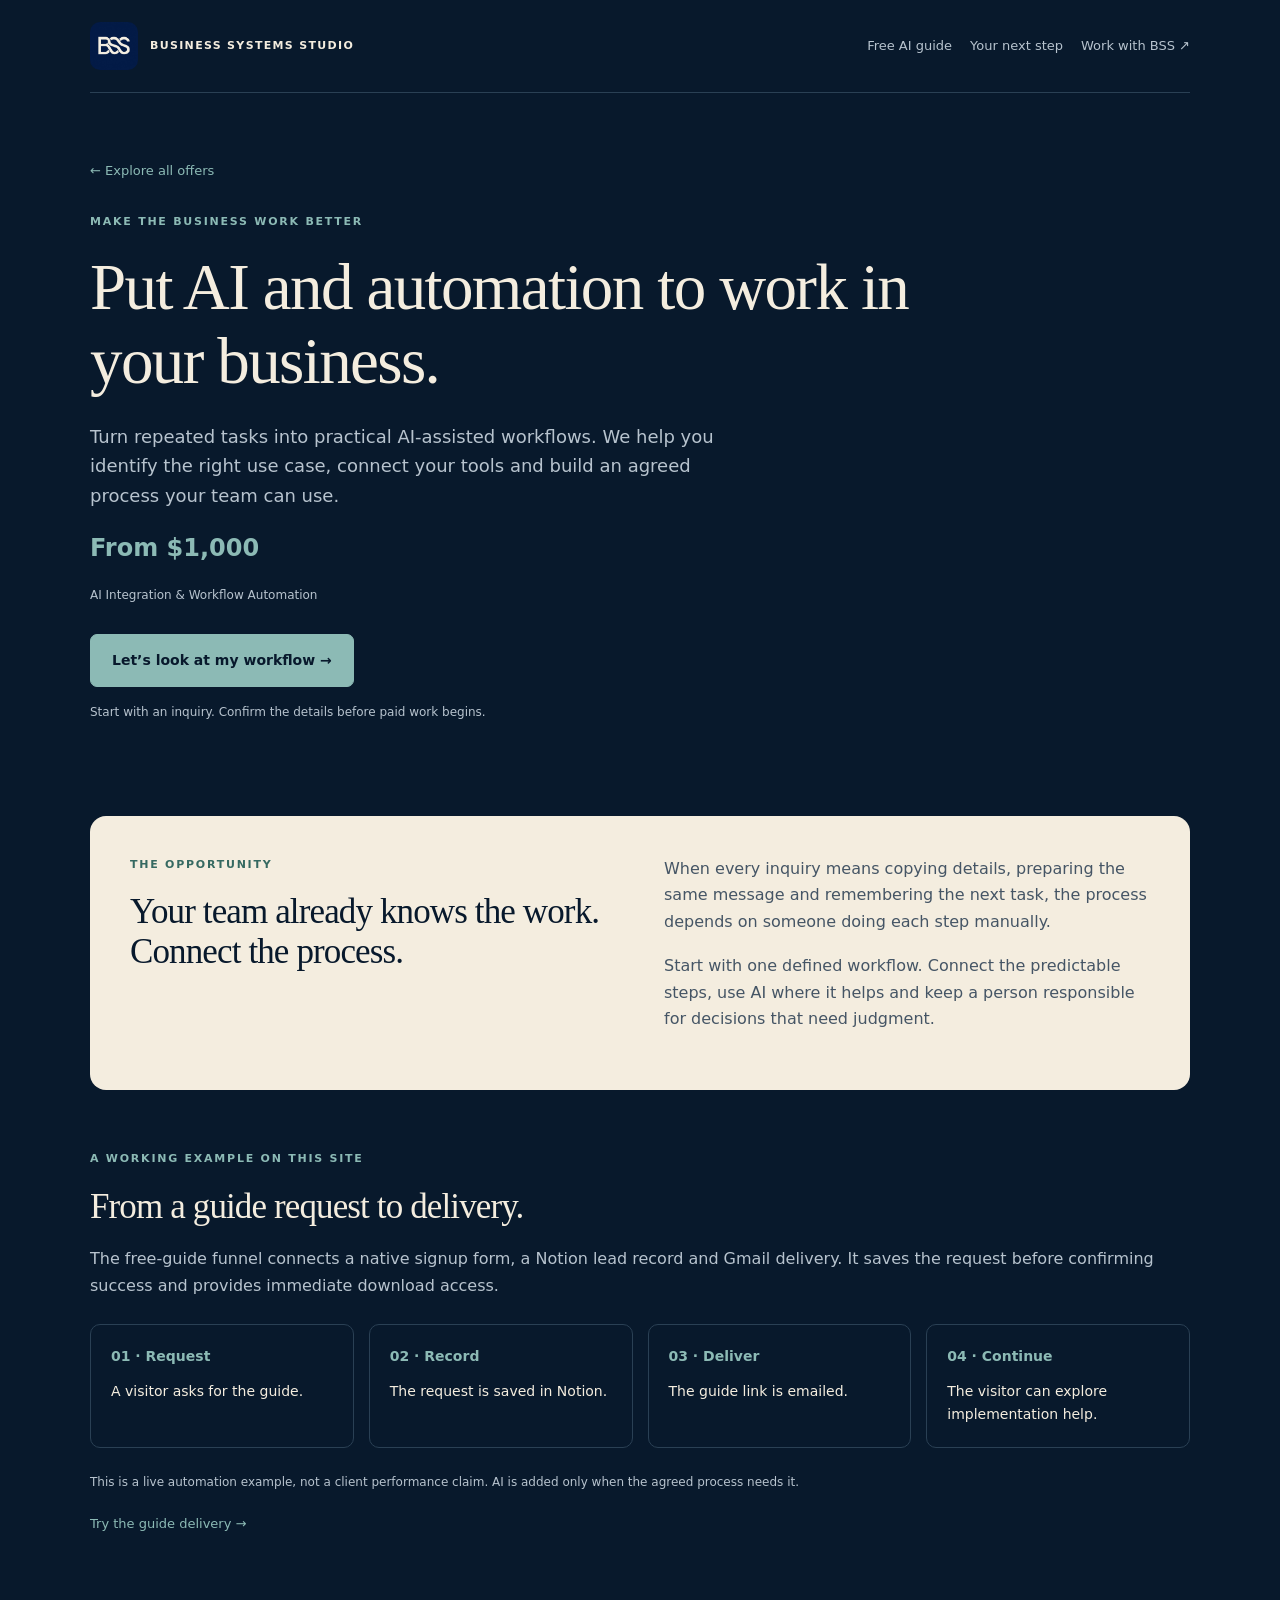
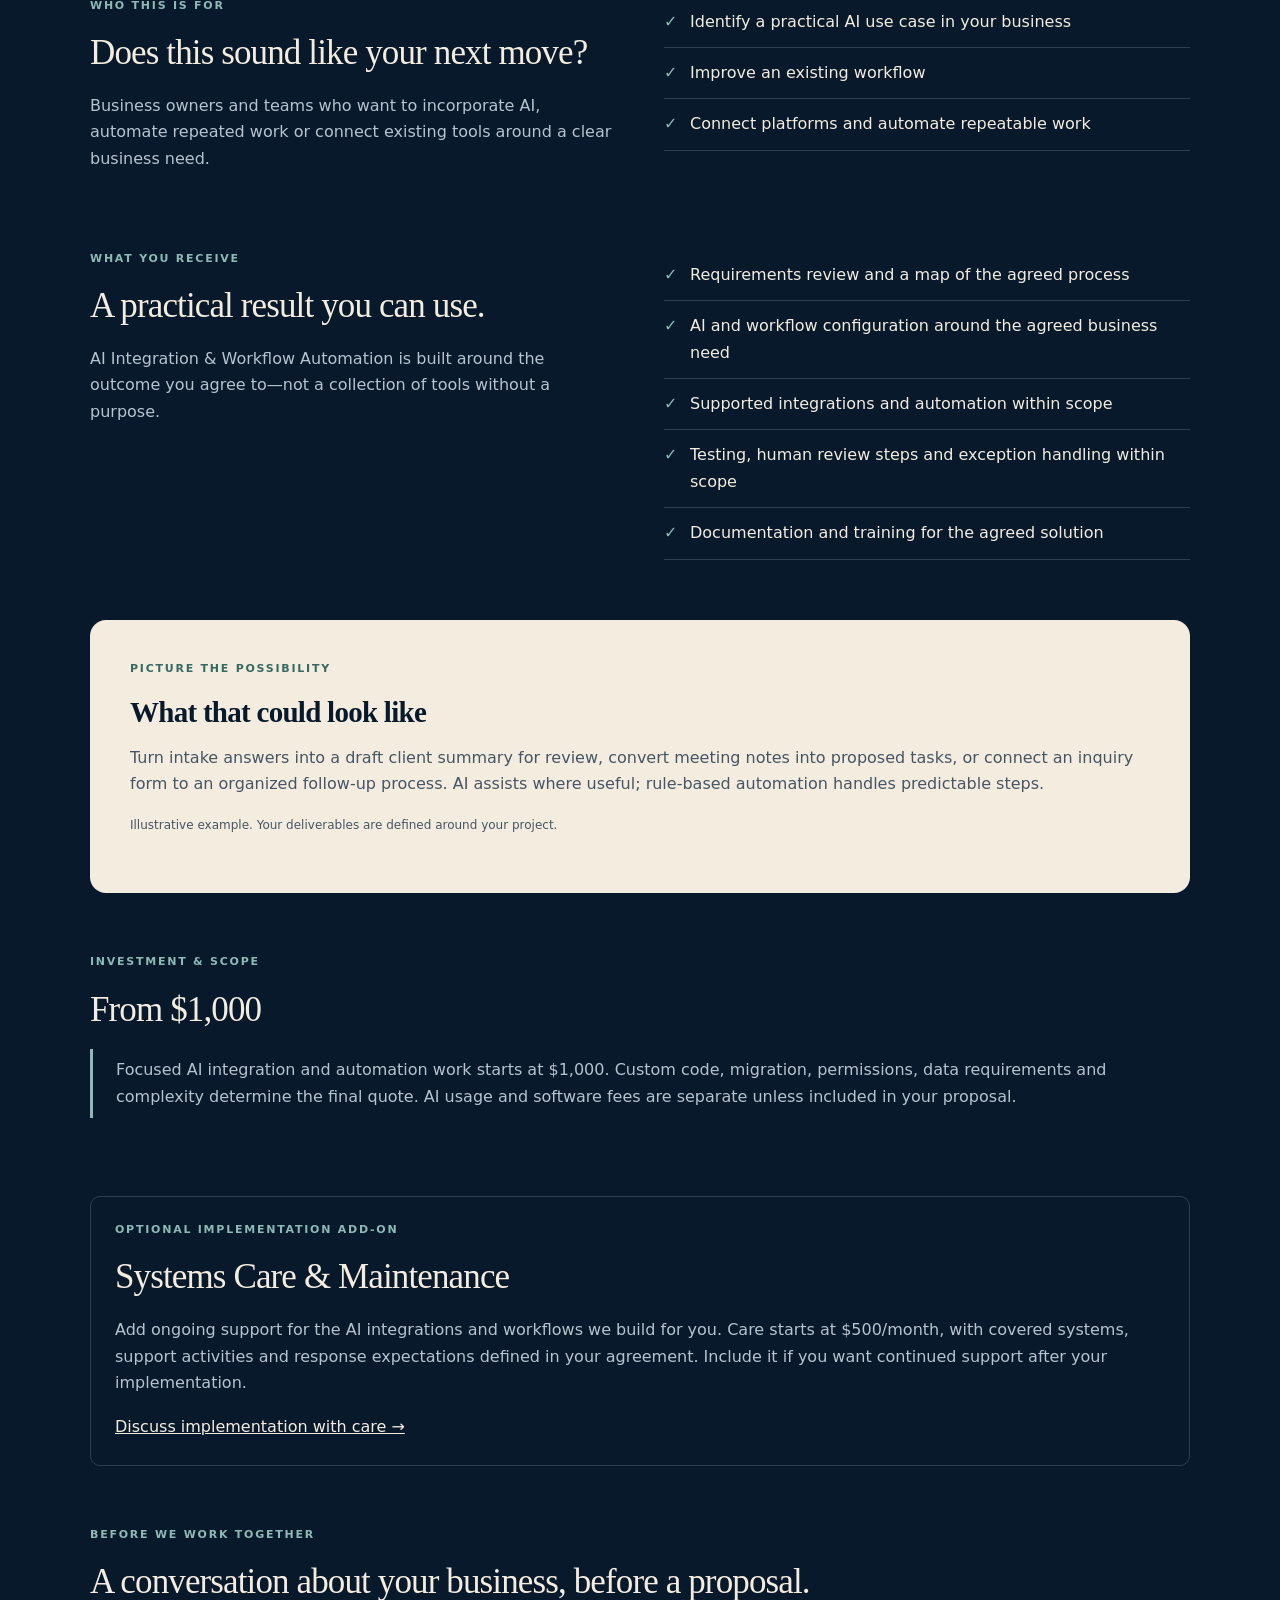
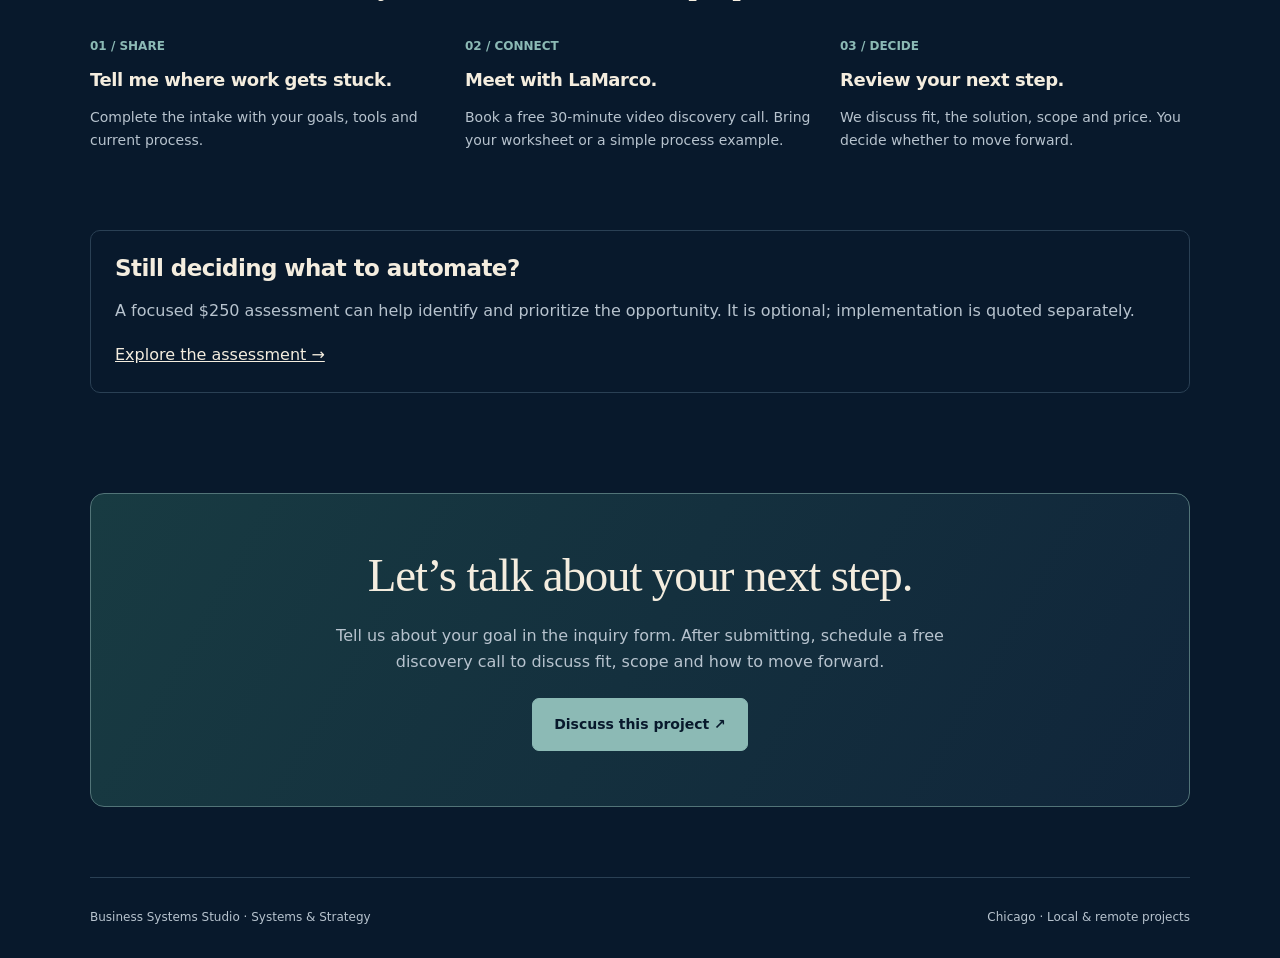
<file: bss/idea-to-implementation.html>
<!doctype html><html lang="en"><head><meta charset="utf-8"><meta name="viewport" content="width=device-width,initial-scale=1"><meta name="robots" content="noindex"><meta http-equiv="refresh" content="0;url=business-systems.html"><title>Continue to Business Systems Studio</title><link rel="canonical" href="business-systems.html"></head><body><p><a href="business-systems.html">Continue to Business Systems Studio →</a></p></body></html>
</file>
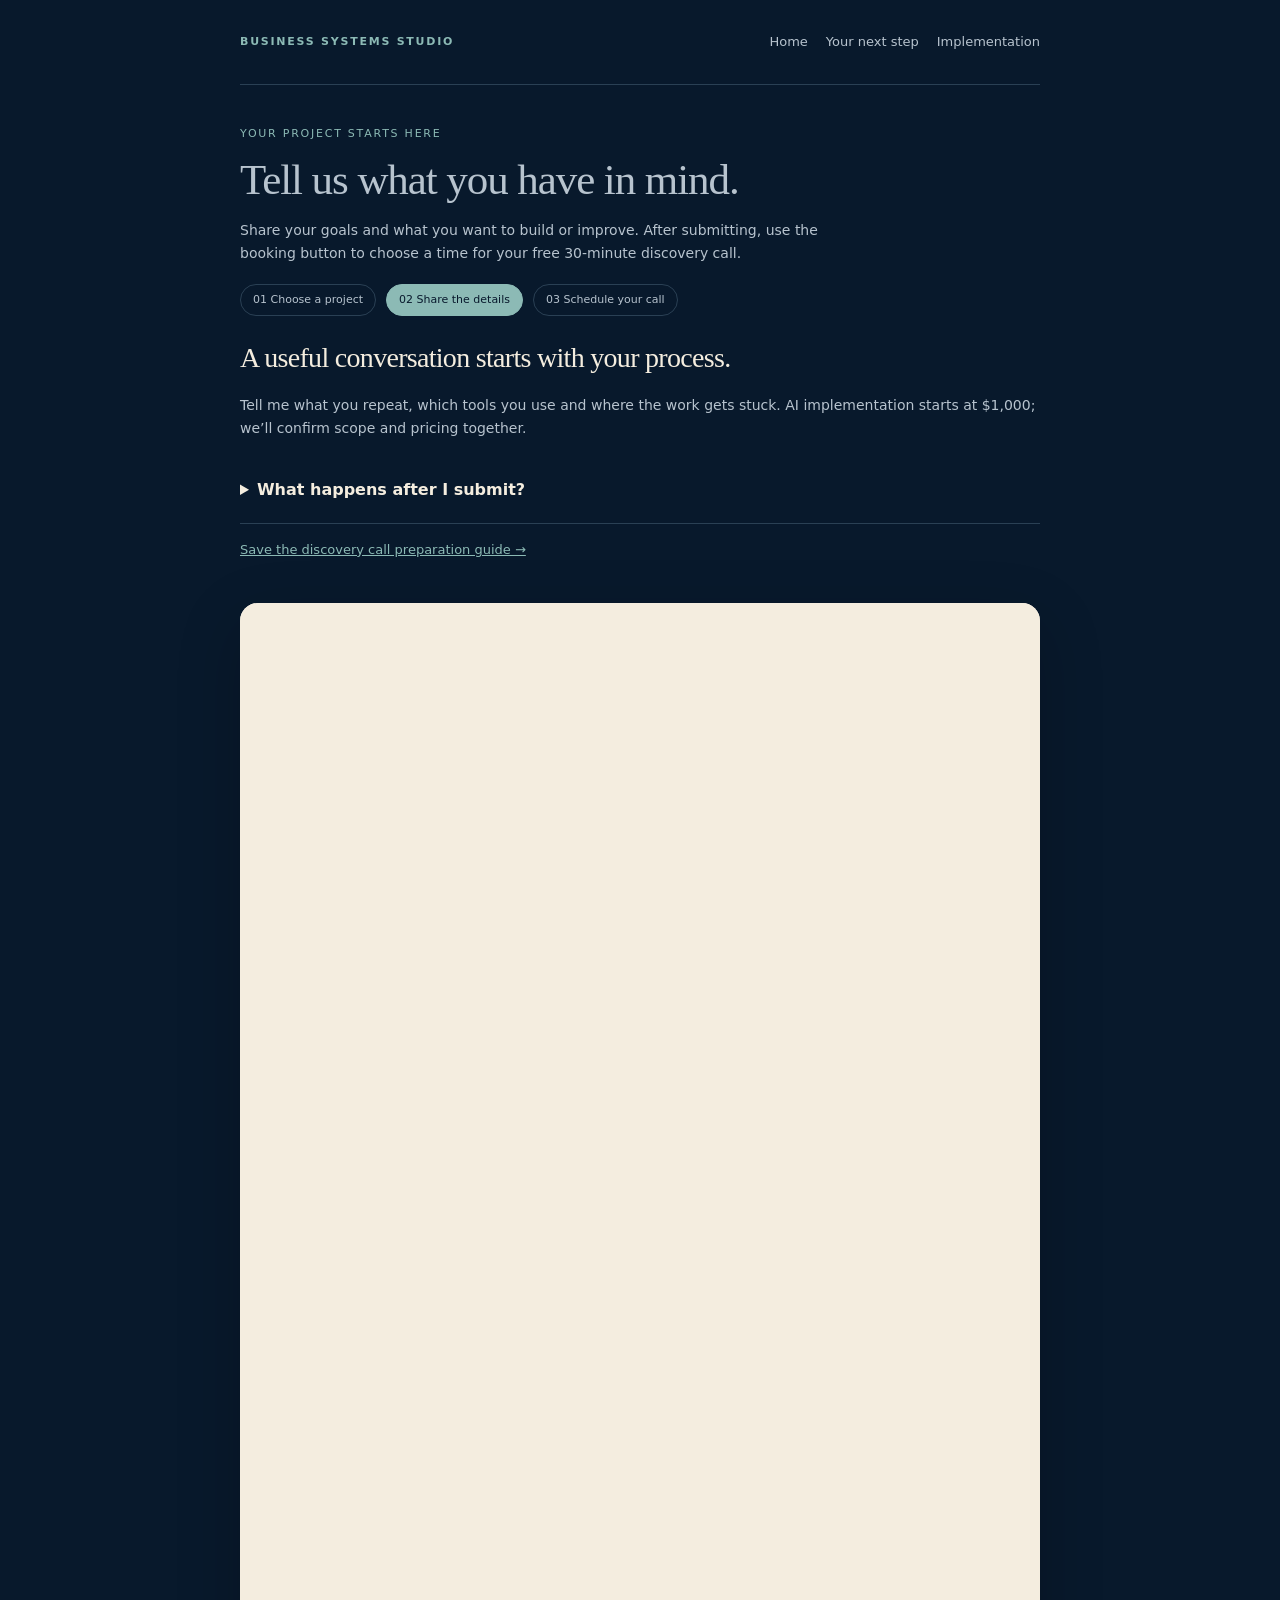
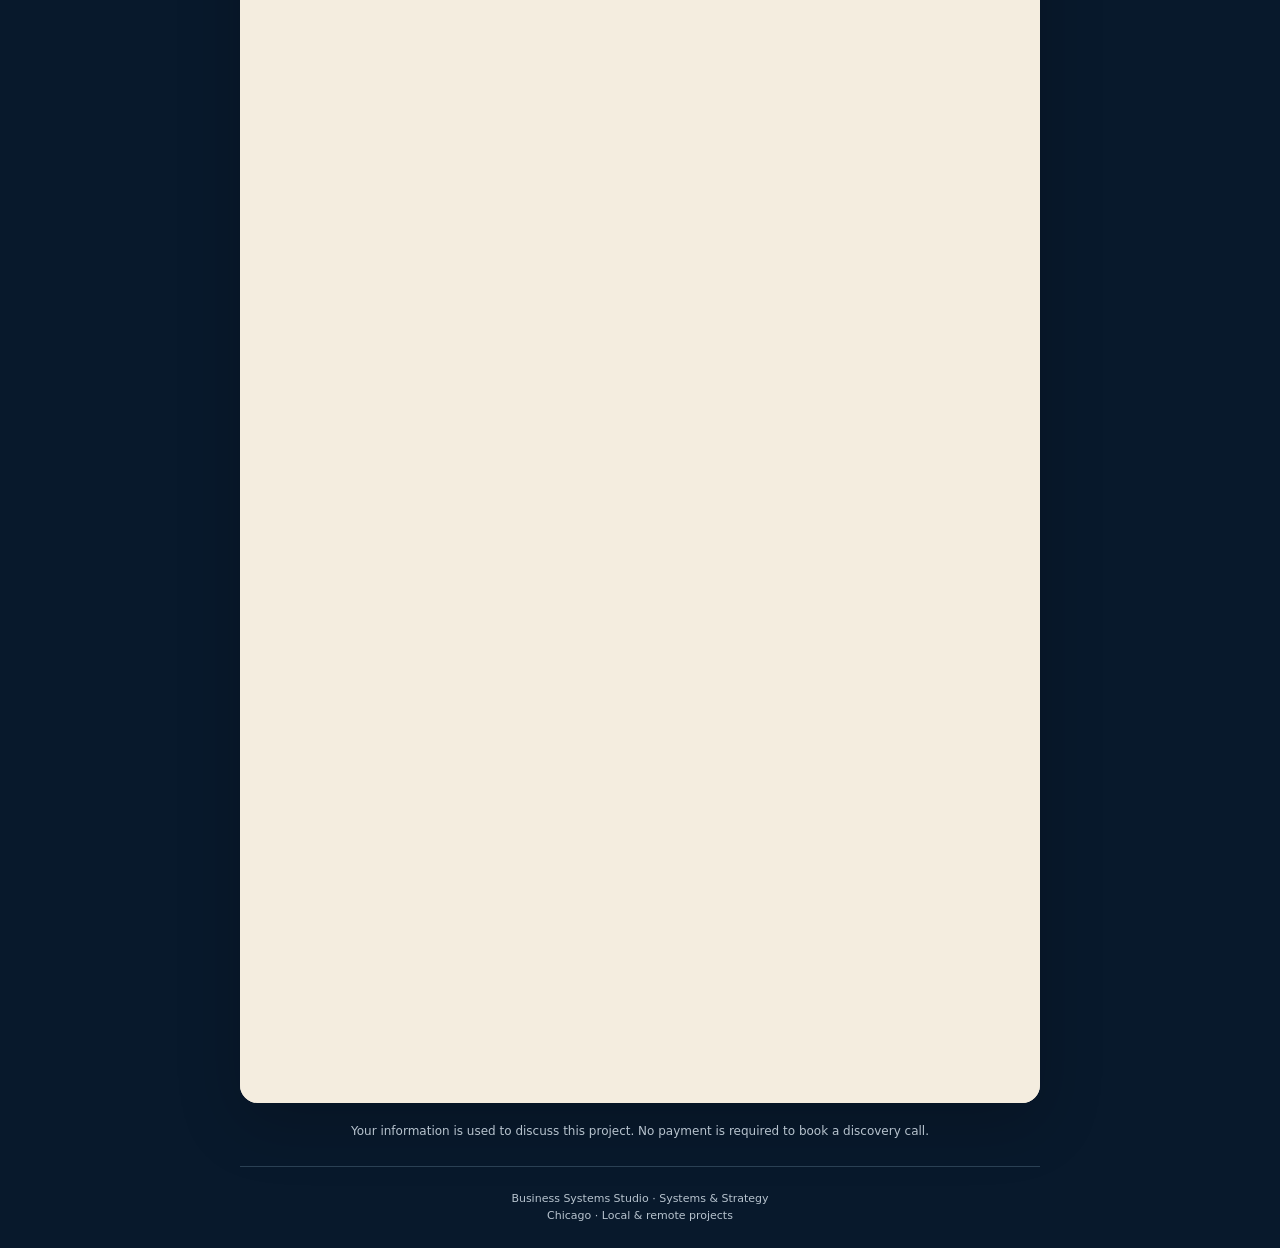
<file: bss/project.html>
<!doctype html>
<html lang="en"><head><meta charset="utf-8"><meta name="viewport" content="width=device-width,initial-scale=1"><title>Your Project | Business Systems Studio</title><meta name="theme-color" content="#08192c"><link rel="stylesheet" href="studio.css">
<style>*{box-sizing:border-box}body{margin:0;background:#08192c;color:#f4eddf;font:16px/1.6 system-ui,-apple-system,sans-serif}.wrap{width:min(100% - 32px,800px);margin:auto}header{padding:24px 0;border-bottom:1px solid #2a4054;display:flex;justify-content:space-between;gap:16px;align-items:center}.brand{font-size:11px;letter-spacing:.16em;text-transform:uppercase;font-weight:700}a{color:#8cbab5}.back{font-size:12px;text-decoration:none}.intro{padding:32px 0 25px}.kicker{font-size:11px;text-transform:uppercase;letter-spacing:.16em;color:#8cbab5}h1{font:clamp(30px,6vw,43px)/1.2 Georgia,serif;margin:8px 0 14px}.intro p{color:#b7c3ce;font-size:14px;max-width:590px;margin:0}.progress{display:flex;gap:10px;flex-wrap:wrap;font-size:11px;margin-top:20px;color:#b7c3ce}.progress span{padding:6px 12px;border:1px solid #2a4054;border-radius:99px}.progress .active{color:#08192c;background:#8cbab5;border-color:#8cbab5}.panel{background:#f4eddf;border-radius:18px;overflow:hidden;box-shadow:0 20px 65px #0003}iframe{display:block;width:100%;height:2100px;border:0;background:#f4eddf}.help{font-size:12px;color:#b7c3ce;text-align:center;margin:19px 0 25px}footer{border-top:1px solid #2a4054;padding:23px 0;text-align:center;font-size:11px;color:#b7c3ce}a:focus-visible{outline:3px solid #8cbab5;outline-offset:4px}@media(max-width:420px){.brand{font-size:9px;letter-spacing:.09em}.wrap{width:calc(100% - 24px)}.intro{padding-top:25px}.panel{border-radius:12px}}</style></head>
<body><div class="wrap"><header class="top"><a class="brand" href="./">Business Systems Studio</a><nav aria-label="Main navigation"><a href="./">Home</a><a href="./#offers">Your next step</a><a href="business-systems.html">Implementation</a></nav></header><main><section class="intro"><span class="kicker">Your project starts here</span><h1 id="heading">Tell us what you have in mind.</h1><p>Share your goals and what you want to build or improve. After submitting, use the booking button to choose a time for your free 30-minute discovery call.</p><div class="progress" aria-label="Project inquiry steps"><span>01 Choose a project</span><span class="active">02 Share the details</span><span>03 Schedule your call</span></div></section><section style="padding:0 0 24px"><h2 style="font:28px/1.2 Georgia,serif">A useful conversation starts with your process.</h2><p style="color:#b7c3ce;font-size:14px">Tell me what you repeat, which tools you use and where the work gets stuck. AI implementation starts at $1,000; we’ll confirm scope and pricing together.</p><details><summary>What happens after I submit?</summary><p style="color:#b7c3ce;font-size:14px">Use the booking button after submitting to schedule your free 30-minute video discovery call. Bring your workflow worksheet, a list of your tools and an example with private information removed. We’ll discuss your goals, possible solutions and whether a build is a fit. If we move forward, we’ll agree on scope, price and onboarding steps.</p></details><p style="font-size:13px;margin-top:16px"><a href="call-preparation.html">Save the discovery call preparation guide →</a></p></section><section class="panel" aria-label="Project inquiry form"><iframe id="JotFormIFrame-262845904514057" title="Business Systems Studio project inquiry" src="https://form.jotform.com/262845904514057" allow="fullscreen" loading="eager"></iframe></section><p class="help">Your information is used to discuss this project. No payment is required to book a discovery call.</p><noscript><p class="help">The form is available below. Choose your project type inside the form.</p></noscript></main><footer>Business Systems Studio · Systems &amp; Strategy<br>Chicago · Local &amp; remote projects</footer></div>
<script>
(function(){const options={"asset":["Build a digital asset","Build your digital asset."],"idea":["Improve workflows","Let’s find the right AI workflow."],"workflow":["Improve workflows","AI Integration & Workflow Automation."],"problem":["Solve a business problem","Business Systems Assessment."],"growth":["Improve workflows","Let’s find the right AI workflow."],"care":["Improve workflows","AI implementation with optional Systems Care."]};const key=new URLSearchParams(location.search).get("project");const selection=options[key];const frame=document.getElementById("JotFormIFrame-262845904514057");if(selection){document.getElementById("heading").textContent=selection[1];const url=new URL(frame.src);url.searchParams.set("q6_radio4",selection[0]);if(key==="care"){url.searchParams.set("q12_textarea10","I am interested in AI Integration & Workflow Automation with optional Systems Care. The workflow I need help with: ");}frame.src=url.toString().replace(/\+/g,"%20");}
})();
</script>
<script src="https://cdn.jotfor.ms/s/umd/latest/for-form-embed-handler.js"></script>
<script>if(window.jotformEmbedHandler){window.jotformEmbedHandler("iframe[id='JotFormIFrame-262845904514057']", "https://form.jotform.com/");}</script>
</body></html>
</file>
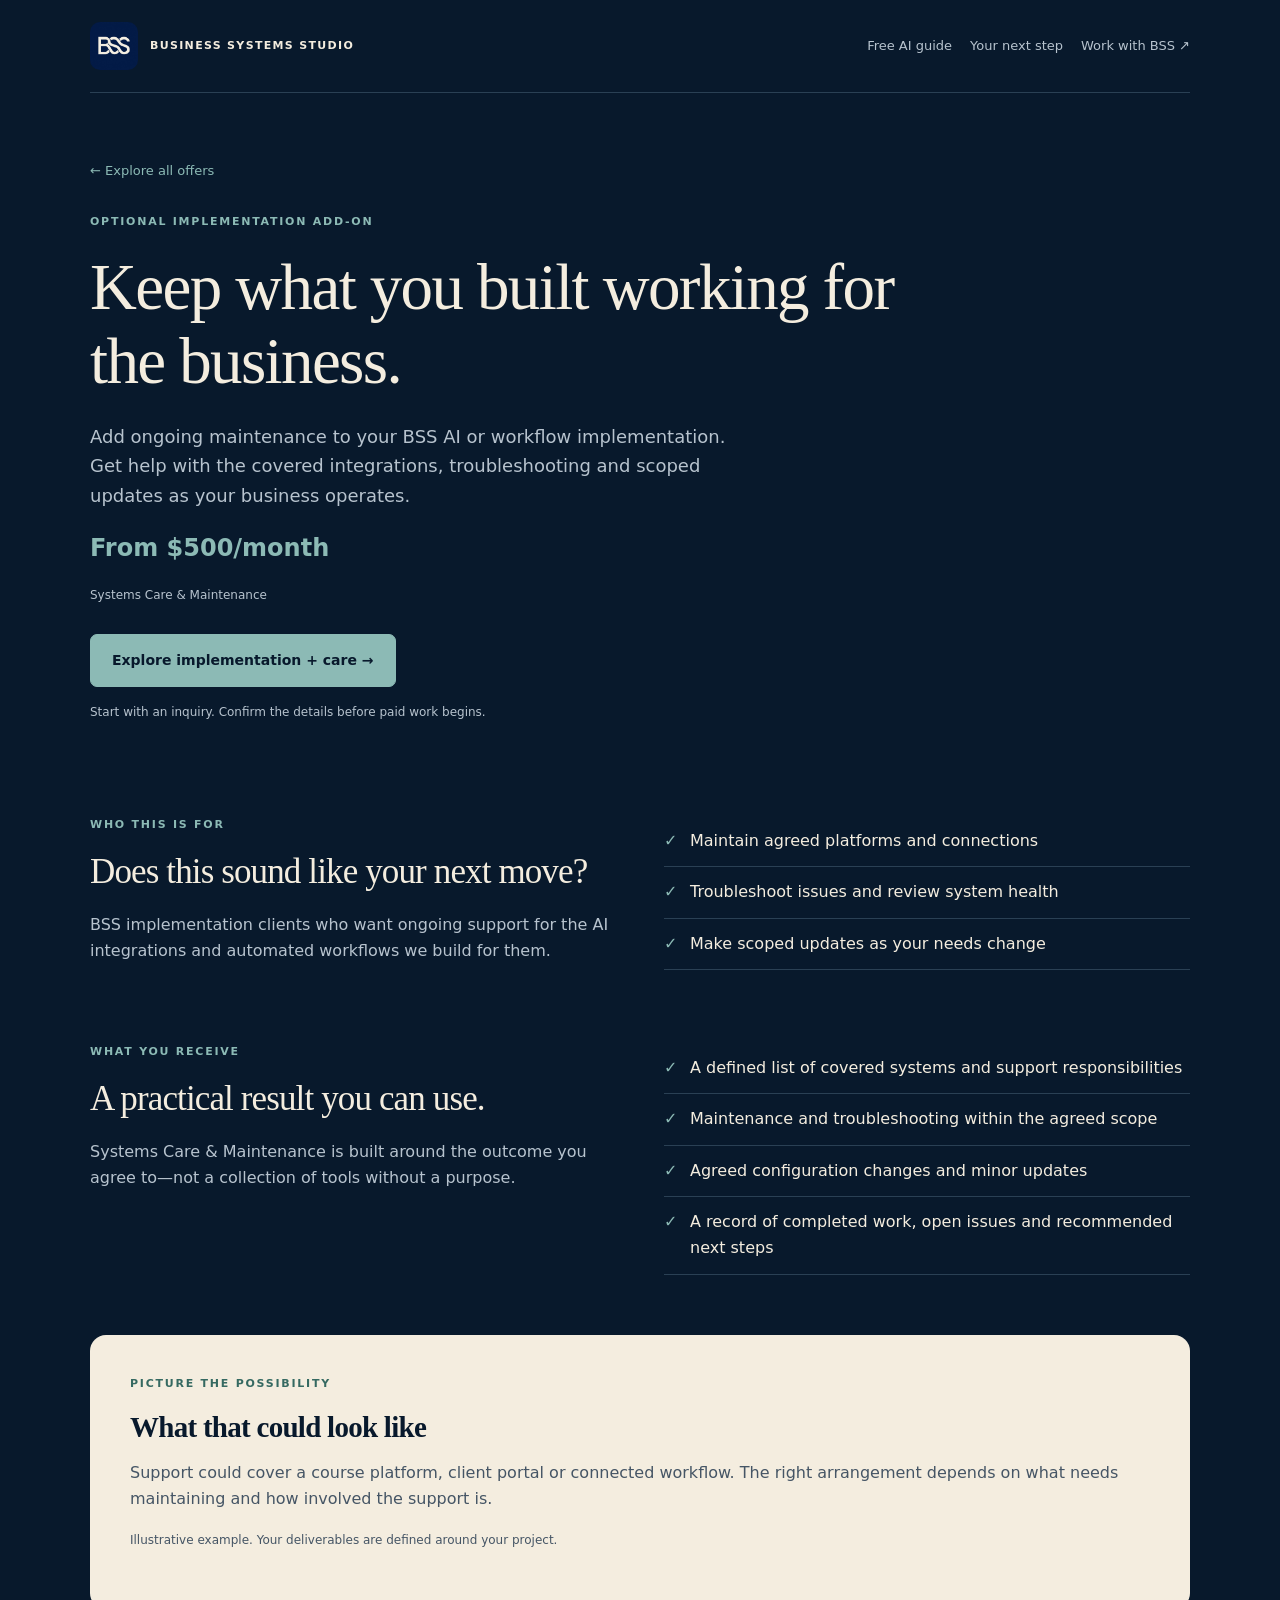
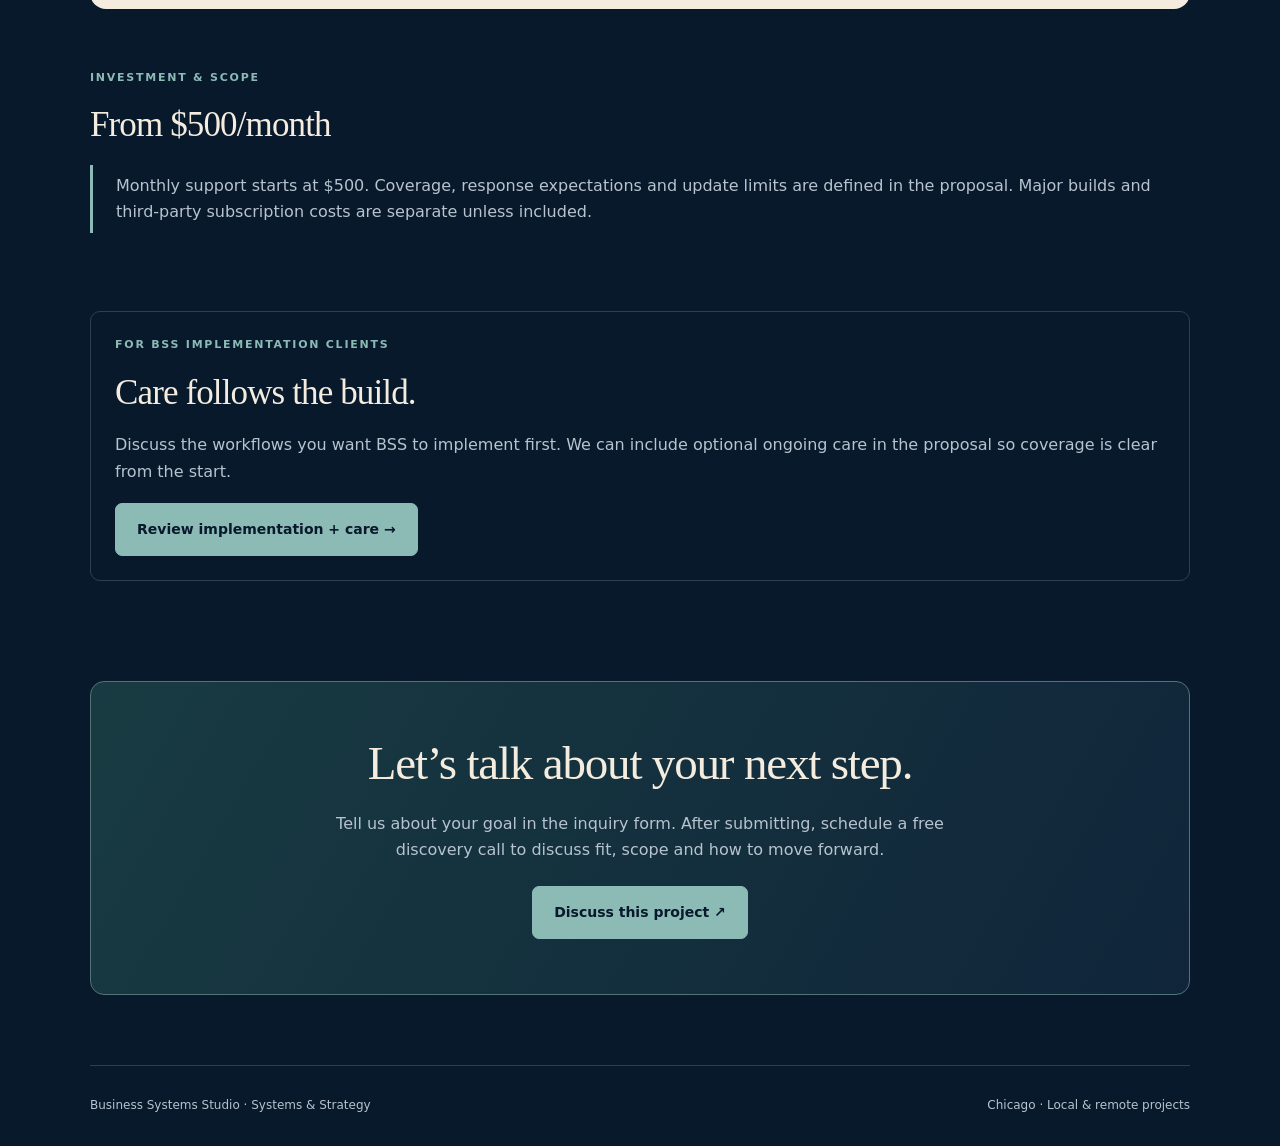
<file: bss/systems-care.html>
<!doctype html><html lang="en"><head><meta charset="utf-8"><meta name="viewport" content="width=device-width,initial-scale=1"><title>Systems Care &amp; Maintenance | Business Systems Studio</title><meta name="description" content="Keep what you built working for the business. From $500/month. Explore what is included and discuss your project."><meta name="theme-color" content="#08192c"><meta property="og:title" content="Systems Care &amp; Maintenance | Business Systems Studio"><meta property="og:description" content="Keep what you built working for the business. From $500/month. Explore what is included and discuss your project."><meta property="og:type" content="website"><meta property="og:image" content="https://lamarco99.github.io/lamarco-bio/bss/assets/bss-logo.jpg"><link rel="stylesheet" href="studio.css?v=20261016c"></head><body><a class="skip" href="#main">Skip to content</a><div class="wrap"><header class="top"><a class="brand" href="./"><img src="assets/bss-logo.jpg" alt="BSS" width="48" height="48"><span>Business Systems Studio</span></a><nav aria-label="Main navigation"><a href="free-guide.html">Free AI guide</a><a href="./#offers">Your next step</a><a href="business-systems.html">Work with BSS ↗</a></nav></header><main id="main"><section class="detail-hero"><a class="back" href="./#offers">← Explore all offers</a><p class="eyebrow" style="margin-top:30px">OPTIONAL IMPLEMENTATION ADD-ON</p><h1>Keep what you built working for the business.</h1><p class="intro">Add ongoing maintenance to your BSS AI or workflow implementation. Get help with the covered integrations, troubleshooting and scoped updates as your business operates.</p><p class="price">From $500/month</p><p class="small">Systems Care &amp; Maintenance</p><div class="actions"><a class="btn" href="business-systems.html#system-care">Explore implementation + care →</a></div><p class="small">Start with an inquiry. Confirm the details before paid work begins.</p></section><section class="detail-section split"><div><p class="eyebrow">Who this is for</p><h2>Does this sound like your next move?</h2><p class="muted">BSS implementation clients who want ongoing support for the AI integrations and automated workflows we build for them.</p></div><div><ul class="check"><li>Maintain agreed platforms and connections</li><li>Troubleshoot issues and review system health</li><li>Make scoped updates as your needs change</li></ul></div></section><section class="detail-section split"><div><p class="eyebrow">What you receive</p><h2>A practical result you can use.</h2><p class="muted">Systems Care &amp; Maintenance is built around the outcome you agree to—not a collection of tools without a purpose.</p></div><div><ul class="check"><li>A defined list of covered systems and support responsibilities</li><li>Maintenance and troubleshooting within the agreed scope</li><li>Agreed configuration changes and minor updates</li><li>A record of completed work, open issues and recommended next steps</li></ul></div></section><section class="detail-section"><div class="light"><p class="eyebrow">Picture the possibility</p><h3>What that could look like</h3><p>Support could cover a course platform, client portal or connected workflow. The right arrangement depends on what needs maintaining and how involved the support is.</p><p class="small">Illustrative example. Your deliverables are defined around your project.</p></div></section><section class="detail-section"><p class="eyebrow">Investment &amp; scope</p><h2>From $500/month</h2><p class="scope">Monthly support starts at $500. Coverage, response expectations and update limits are defined in the proposal. Major builds and third-party subscription costs are separate unless included.</p></section><section class="detail-section"><div class="note"><p class="eyebrow">For BSS implementation clients</p><h2>Care follows the build.</h2><p class="muted">Discuss the workflows you want BSS to implement first. We can include optional ongoing care in the proposal so coverage is clear from the start.</p><a class="btn" href="business-systems.html#system-care">Review implementation + care →</a></div></section><section class="block"><div class="closing"><h2>Let’s talk about your next step.</h2><p>Tell us about your goal in the inquiry form. After submitting, schedule a free discovery call to discuss fit, scope and how to move forward.</p><a class="btn" href="project.html?project=care">Discuss this project ↗</a></div></section></main><footer class="footer"><span>Business Systems Studio · Systems &amp; Strategy</span><span>Chicago · Local &amp; remote projects</span></footer></div></body></html>
</file>
<file: bss/studio.css>
:root{--navy:#08192c;--cream:#f4eddf;--teal:#8cbab5;--muted:#b7c3ce;--line:#2a4054;--panel:#10253a}*{box-sizing:border-box}html{scroll-behavior:smooth;scroll-padding-top:28px}body{margin:0;background:var(--navy);color:var(--cream);font:16px/1.65 system-ui,-apple-system,sans-serif}a{color:inherit}a:focus-visible,summary:focus-visible{outline:3px solid var(--teal);outline-offset:5px}.skip{position:absolute;left:15px;top:-90px;background:var(--cream);color:var(--navy);padding:12px;z-index:9}.skip:focus{top:10px}.wrap{width:min(1100px,calc(100% - 40px));margin:auto}.top{display:flex;align-items:center;justify-content:space-between;gap:20px;padding:22px 0;border-bottom:1px solid var(--line)}.brand{text-decoration:none;display:flex;gap:12px;align-items:center;font-size:11px;letter-spacing:.12em;font-weight:750;text-transform:uppercase}.brand img{width:48px;height:48px;border-radius:10px;object-fit:cover}nav{display:flex;gap:23px;font-size:13px}nav a{text-decoration:none;color:var(--muted)}.eyebrow{color:var(--teal);text-transform:uppercase;letter-spacing:.16em;font-size:11px;font-weight:750;margin:0 0 18px}h1,h2,h3{line-height:1.14;letter-spacing:-.025em}h1,h2{font-family:Georgia,serif;font-weight:400}h1{font-size:clamp(43px,6vw,76px);margin:0 0 24px}h1 em{color:var(--teal);font-style:normal}h2{font-size:clamp(32px,4vw,47px);margin:0 0 20px}h3{font-size:23px;margin:0 0 16px}p{margin:0 0 18px}.muted,.intro{color:var(--muted)}.intro{font-size:18px;max-width:650px}.hero{display:grid;grid-template-columns:1.3fr .8fr;gap:60px;align-items:center;padding:82px 0 64px}.actions{display:flex;gap:14px;flex-wrap:wrap;margin:28px 0 16px}.btn{display:inline-flex;justify-content:center;align-items:center;gap:16px;text-decoration:none;padding:14px 21px;background:var(--teal);color:var(--navy);font-size:14px;font-weight:750;border:1px solid var(--teal);border-radius:7px;min-height:50px}.btn.secondary{background:transparent;color:var(--cream);border-color:var(--line)}.small{font-size:12px;color:var(--muted)}.visual{border:1px solid var(--line);border-radius:18px;background:radial-gradient(at top right,#28545366,transparent 70%),var(--panel);padding:28px;transform:rotate(2deg);box-shadow:0 28px 70px #0003}.visual h3{font:30px/1.2 Georgia,serif}.flow{display:grid;gap:12px}.flow div{border:1px solid #527478;border-radius:8px;padding:15px;background:#08192c88;display:flex;align-items:center;gap:15px;font-size:14px}.flow span{color:var(--teal);font-size:12px}.flow .last{background:var(--cream);color:var(--navy)}.ribbon{display:flex;justify-content:space-between;gap:15px;border-block:1px solid var(--line);padding:20px 0;font-size:11px;text-transform:uppercase;letter-spacing:.13em;color:var(--muted)}section.block{padding:70px 0}.lead{max-width:700px}.split{display:grid;grid-template-columns:1fr 1fr;gap:48px}.grid{display:grid;grid-template-columns:repeat(3,1fr);gap:18px;margin-top:32px}.card{border:1px solid var(--line);border-radius:12px;padding:25px;background:var(--panel);display:flex;flex-direction:column}.card h3{font-size:21px;line-height:1.25}.card p{font-size:14px;color:var(--muted)}.card .price{color:var(--teal);font-size:19px;font-weight:750}.card .link{margin-top:auto;padding-top:20px;color:var(--cream);font-size:14px;font-weight:700;text-decoration:none}.card .link:hover{text-decoration:underline}.card .label{font-size:10px;letter-spacing:.13em;color:var(--teal);margin-bottom:18px}.light{background:var(--cream);color:var(--navy);border-radius:16px;padding:40px}.light p{color:#455565}.light .eyebrow{color:#356961}.light h3{font-family:Georgia,serif;font-size:29px}.steps{display:grid;grid-template-columns:repeat(3,1fr);gap:25px;margin-top:35px}.steps b{display:block;color:var(--teal);font-size:12px;margin-bottom:13px}.steps h3{font-size:18px}.steps p{font-size:14px;color:var(--muted)}details{border-bottom:1px solid var(--line);padding:20px 0}summary{cursor:pointer;font-weight:650}details p{margin:14px 0 0;color:var(--muted);max-width:800px}.closing{text-align:center;padding:55px 25px;border:1px solid #527478;border-radius:14px;background:linear-gradient(120deg,#183b42,var(--panel))}.closing p{color:var(--muted);max-width:650px;margin:0 auto 22px}.footer{border-top:1px solid var(--line);padding:30px 0;color:var(--muted);font-size:12px;display:flex;justify-content:space-between;gap:25px}.detail-hero{max-width:850px;padding:64px 0 45px}.detail-hero h1{font-size:clamp(40px,6vw,65px)}.price{font-size:24px;color:var(--teal);font-weight:750}ul.check{padding:0;list-style:none;margin:0}ul.check li{position:relative;padding:12px 0 12px 26px;border-bottom:1px solid var(--line)}ul.check li:before{content:'✓';color:var(--teal);position:absolute;left:0}.back{font-size:13px;color:var(--teal);text-decoration:none}.scope{border-left:3px solid var(--teal);padding:8px 0 8px 23px;color:var(--muted)}.detail-section{padding:30px 0}.detail-section h2{font-size:35px}.note{padding:24px;border:1px solid var(--line);border-radius:10px}.note p:last-child{margin:0}@media(max-width:800px){.hero{grid-template-columns:1fr;gap:35px;padding:45px 0}.visual{transform:none}.grid{grid-template-columns:repeat(2,1fr)}.split{gap:28px}.ribbon{flex-wrap:wrap}.brand{font-size:10px;letter-spacing:.06em}nav{gap:15px}.light{padding:28px}}@media(max-width:560px){.wrap{width:calc(100% - 32px)}nav a:first-child{display:none}.brand span{max-width:145px;line-height:1.4}.brand img{width:40px;height:40px}.top{gap:10px}.grid,.split,.steps{grid-template-columns:1fr}.hero{padding-top:38px}section.block{padding:45px 0}.intro{font-size:16px}.visual{padding:22px}.actions .btn{width:100%}.footer{flex-direction:column;gap:6px}.ribbon{font-size:10px}.detail-hero{padding:40px 0 25px}.closing{padding:35px 20px}.card{padding:24px}}@media(prefers-reduced-motion:reduce){html{scroll-behavior:auto}}

/* Shared navigation */
.top nav{display:flex;align-items:center;flex-wrap:wrap;gap:8px 18px}.top nav a{display:inline-flex;align-items:center;min-height:40px}.top nav a[aria-current="page"]{color:var(--cream);box-shadow:inset 0 -2px var(--teal)}@media(max-width:680px){.top{flex-direction:column;align-items:flex-start;gap:12px}.top nav{width:100%;justify-content:space-between;gap:4px 12px}.top nav a:first-child{display:inline-flex}.top nav a{font-size:13px}.brand span{max-width:none}}@media(max-width:360px){.top nav{justify-content:flex-start;gap:4px 16px}}

/* Illustrative workflow demo */
.workflow-demo{position:relative;border:1px solid #527478;border-radius:20px;padding:27px;background:radial-gradient(ellipse at top right,#28545388,transparent 65%),#10253a;box-shadow:0 28px 75px #0004;overflow:hidden}.demo-top{display:flex;align-items:flex-start;justify-content:space-between;gap:12px}.demo-top .eyebrow{font-size:9px;max-width:200px}.demo-badge{font-size:8px;letter-spacing:.1em;border:1px solid #527478;border-radius:20px;padding:3px 8px;color:var(--teal)}.workflow-demo h3{font:32px/1.13 Georgia,serif;margin-bottom:12px}.demo-intro{font-size:13px;color:var(--muted)}.demo-track{padding:0;list-style:none;margin:24px 0}.demo-track li{display:flex;gap:13px;position:relative;padding:13px 12px;margin:0 0 15px;border:1px solid #365269;border-radius:10px;background:#08192c99;animation:none}.demo-track li:not(:last-child):after{content:'';position:absolute;width:1px;height:16px;bottom:-17px;left:28px;background:var(--teal)}.node{flex:none;display:grid;place-items:center;width:30px;height:30px;border-radius:50%;border:1px solid #527478;color:var(--teal);font-size:11px}.demo-track strong{font-size:13px;display:block}.demo-track p{font-size:11px;line-height:1.5;color:var(--muted);margin:5px 0 7px}.tag{font-size:8px;letter-spacing:.1em;color:var(--teal)}.demo-bottom{border-top:1px solid var(--line);padding-top:15px;display:flex;gap:12px;align-items:center;justify-content:space-between}.demo-bottom>span{font-size:10px;color:var(--muted);max-width:150px}.demo-bottom button{font:inherit;font-size:10px;color:var(--cream);background:transparent;border:1px solid #527478;border-radius:6px;padding:8px;cursor:pointer;min-height:36px}.demo-bottom button:focus-visible{outline:3px solid var(--teal);outline-offset:3px}.paused .demo-track li{animation-play-state:paused}.care-addon{display:grid;grid-template-columns:1.8fr 1fr;gap:30px;align-items:center;border:1px solid #527478;background:linear-gradient(110deg,#183b42,#10253a);padding:28px;border-radius:12px;margin-top:22px}.care-addon p{font-size:14px;color:var(--muted)}.care-addon .eyebrow{font-size:10px;color:var(--teal)}.care-addon .price{font-size:21px;color:var(--teal)}.care-addon a{font-size:13px}.care-addon h3{font-family:Georgia,serif;font-size:27px}.hero{grid-template-columns:1.2fr 1fr;gap:45px}@keyframes workflow-step{0%,24%{border-color:var(--teal);box-shadow:0 0 0 1px #8cbab555,0 0 22px #8cbab511;background:#1d3e47}27%,100%{border-color:#365269;box-shadow:none;background:#08192c99}}@media(max-width:800px){.hero{grid-template-columns:1fr}.workflow-demo{max-width:540px;width:100%;margin:auto}.care-addon{grid-template-columns:1fr;gap:8px}}@media(max-width:400px){.workflow-demo{padding:21px}.demo-top .eyebrow{max-width:155px}.demo-bottom{gap:8px}}@media(prefers-reduced-motion:reduce){.demo-track li{animation:none}.workflow-demo:not(.paused) .demo-track li{animation:none}}
/* Explicit shared step state across desktop and mobile. */
.demo-track li{animation:none!important;transition:border-color .35s,background-color .35s,box-shadow .35s}.demo-track li.is-active{border-color:var(--teal);background:#1d3e47;box-shadow:0 0 0 1px #8cbab555,0 0 22px #8cbab522}.demo-track li.is-active .node{background:var(--teal);color:var(--navy)}@media(prefers-reduced-motion:reduce){.demo-track li{transition:none}}

/* Value ladder */
.journey{display:grid;gap:16px;margin:35px 0 22px}.journey-row{display:grid;grid-template-columns:48px 1fr 160px;gap:25px;align-items:start;padding:30px;border:1px solid var(--line);border-radius:14px;background:var(--panel)}.journey-row.featured{border-color:var(--teal);background:linear-gradient(120deg,#1b4148,#10253a)}.journey-number{font:32px Georgia,serif;color:var(--teal)}.journey-row p:not(.eyebrow){color:var(--muted);font-size:15px;max-width:650px}.journey-row h3{font:29px/1.2 Georgia,serif}.journey-outcome{font-size:12px;color:var(--muted);padding-top:6px}.journey-outcome strong{display:block;color:var(--cream);font-size:15px;margin-top:5px}.journey-row .link{color:var(--teal);font-size:14px}.proof-steps{display:grid;grid-template-columns:repeat(4,1fr);gap:15px;margin:25px 0}.proof-steps div{border:1px solid var(--line);border-radius:10px;padding:20px;font-size:14px}.proof-steps b{display:block;color:var(--teal);margin-bottom:12px}@media(max-width:680px){.journey-row{grid-template-columns:30px 1fr;padding:22px;gap:16px}.journey-outcome{grid-column:2}.proof-steps{grid-template-columns:1fr 1fr}}@media(max-width:400px){.proof-steps{grid-template-columns:1fr}}
</file>
<file: bss/funnel.css>
*{box-sizing:border-box}body{margin:0;background:#08192c;color:#f4eddf;font:16px/1.65 system-ui,sans-serif}a{color:inherit} .shell{width:min(1120px,calc(100% - 40px));margin:auto}header{padding:25px 0;border-bottom:1px solid #ffffff20;font-size:11px;letter-spacing:.16em;text-transform:uppercase}.eyebrow{font-size:11px;letter-spacing:.17em;text-transform:uppercase;color:#8cbab5;font-weight:700}h1,h2,h3{font-family:Georgia,serif;font-weight:400;line-height:1.1}h1{font-size:clamp(42px,5.8vw,76px);margin:20px 0}h2{font-size:clamp(30px,4vw,45px)}h3{font-size:25px}em{color:#8cbab5;font-weight:400}.hero{padding:65px 0;display:grid;grid-template-columns:1.2fr 1fr;gap:65px;align-items:center}.intro{font-size:18px;color:#c1cdd6;max-width:650px}.muted,.small{color:#b5c4cd}.small{font-size:12px}.panel{background:#f4eddf;color:#08192c;border-radius:20px;padding:32px;box-shadow:0 25px 80px #0004}.panel h2{font-size:32px;margin:10px 0 22px}.panel .eyebrow{color:#356961}label{display:block;font-size:14px;font-weight:650;margin:16px 0 6px}label span{font-weight:400}input:not([type=checkbox]){width:100%;min-height:50px;border:1px solid #879999;border-radius:6px;background:#fffdf9;padding:12px;font:inherit}.consent{display:flex;align-items:flex-start;gap:10px;font-size:12px;margin:20px 0}.consent input{margin-top:5px;flex:none;width:18px;height:18px}.btn{display:inline-flex;justify-content:center;align-items:center;background:#8cbab5;color:#08192c;padding:16px 24px;border:0;border-radius:6px;text-decoration:none;font:700 14px/1.4 system-ui;cursor:pointer}.panel .btn{width:100%;background:#123c42;color:white}.btn:disabled{opacity:.6;cursor:wait}.form-note{font-size:11px;color:#455565}.trap{position:absolute;left:-9999px;width:1px;height:1px;overflow:hidden}#form-status{font-size:13px}a:focus-visible,button:focus-visible,input:focus-visible{outline:3px solid #4aaea3;outline-offset:4px}.bullets{padding:0;list-style:none}.bullets li{padding:13px 0 13px 27px;position:relative;border-bottom:1px solid #ffffff17}.bullets li:before{content:"↗";position:absolute;left:0;color:#8cbab5}.book{position:relative;padding:30px;min-height:290px;background:linear-gradient(135deg,#234f53,#0b2434);border:1px solid #608e8d;border-left:12px solid #34666a;border-radius:4px 16px 16px 4px;box-shadow:15px 22px 50px #0004;transform:rotate(-2deg);max-width:360px;margin:35px auto}.book h3{font-size:36px;margin:25px 0}.book span{font-size:11px;text-transform:uppercase;letter-spacing:.13em}.section{padding:45px 0;border-top:1px solid #ffffff20}.cards{display:grid;grid-template-columns:repeat(3,1fr);gap:20px}.card{border:1px solid #ffffff26;border-radius:12px;padding:25px}.card p{font-size:14px;color:#bacad3}.narrow{max-width:800px;margin:auto;padding:55px 0}.step{font-size:12px;color:#8cbab5;letter-spacing:.08em}.flow{display:grid;grid-template-columns:1fr 1fr;gap:16px}.flow article{border:1px solid #ffffff28;border-radius:10px;padding:20px}.flow strong{color:#8cbab5}.flow p{font-size:14px;color:#bacad3}.callout{border-left:3px solid #8cbab5;padding:10px 24px;margin:30px 0}.privacy{font-size:11px;color:#9fb2c0;padding:30px 0;max-width:800px}details{border-bottom:1px solid #ffffff26;padding:18px 0}summary{cursor:pointer;font-weight:650}footer{border-top:1px solid #ffffff20;margin-top:30px}@media(max-width:800px){.hero{grid-template-columns:1fr;gap:30px;padding:35px 0}.cards{grid-template-columns:1fr}.flow{grid-template-columns:1fr}.panel{padding:25px}.shell{width:calc(100% - 32px)}h1{font-size:43px}}@media(prefers-reduced-motion:reduce){*{scroll-behavior:auto}}
</file>
